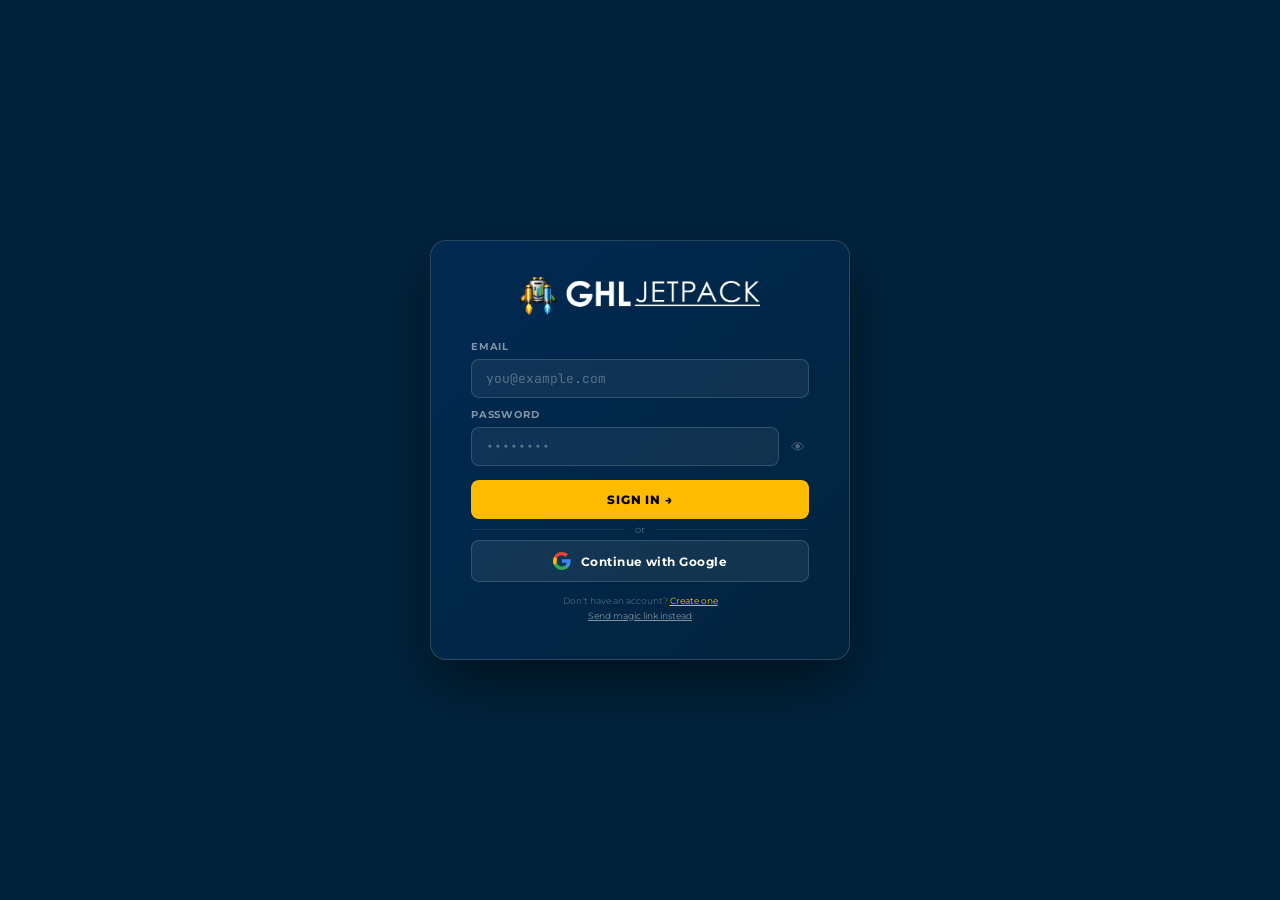
<file: index.html>
<!DOCTYPE html>
<html lang="en">
<head>
<meta charset="UTF-8">
<meta name="viewport" content="width=device-width, initial-scale=1.0">
<title>GHL Jetpack</title>
<link rel="preconnect" href="https://fonts.googleapis.com">
<link href="https://fonts.googleapis.com/css2?family=Montserrat:wght@300;400;500;600;700;800;900&family=JetBrains+Mono:wght@400;500&display=swap" rel="stylesheet">
<link rel="stylesheet" href="css/index.css">
</head>
<body>

<!-- ═══ AUTH GATE ═══ -->
<div id="license-gate">
  <div class="lg-box">
    

    <!-- Sign In Panel -->
    <div id="auth-panel-signin">
      <div style="text-align:center;margin-bottom:20px"><img src="assets/index-logo-horizontal-white.webp" style="max-width:240px;width:100%;height:auto;"></div>
      <div class="lg-field">
        <label>Email</label>
        <input class="lg-input" type="email" id="auth-email" placeholder="you@example.com" autocomplete="email">
      </div>
      <div class="lg-field" style="margin-top:10px">
        <label>Password</label>
        <div class="lg-input-wrap">
          <input class="lg-input" type="password" id="auth-password" placeholder="••••••••" autocomplete="current-password">
          <button class="lg-eye" onclick="toggleVis('auth-password')">👁</button>
        </div>
      </div>
      <div class="lg-error" id="lg-error"></div>
      <button class="lg-btn" id="lg-btn" onclick="handleSignIn()" style="margin-top:14px">Sign In →</button>
      <div class="lg-divider-or">or</div>
      <button class="lg-google-btn" onclick="handleGoogleSignIn()">
        <svg width="18" height="18" viewBox="0 0 18 18"><path fill="#4285F4" d="M17.64 9.2c0-.637-.057-1.251-.164-1.84H9v3.481h4.844c-.209 1.125-.843 2.078-1.796 2.717v2.258h2.908c1.702-1.567 2.684-3.874 2.684-6.615z"/><path fill="#34A853" d="M9 18c2.43 0 4.467-.806 5.956-2.18l-2.908-2.259c-.806.54-1.837.86-3.048.86-2.344 0-4.328-1.584-5.036-3.711H.957v2.332A8.997 8.997 0 0 0 9 18z"/><path fill="#FBBC05" d="M3.964 10.71A5.41 5.41 0 0 1 3.682 9c0-.593.102-1.17.282-1.71V4.958H.957A8.996 8.996 0 0 0 0 9c0 1.452.348 2.827.957 4.042l3.007-2.332z"/><path fill="#EA4335" d="M9 3.58c1.321 0 2.508.454 3.44 1.345l2.582-2.58C13.463.891 11.426 0 9 0A8.997 8.997 0 0 0 .957 4.958L3.964 6.29C4.672 4.163 6.656 3.58 9 3.58z"/></svg>
        Continue with Google
      </button>
      <div class="lg-footer" style="margin-top:12px">
        Don't have an account? <a href="#" onclick="showAuthPanel('signup')" style="color:var(--yellow)">Create one</a><br>
        <a href="#" onclick="handleMagicLink()" style="color:var(--w50);font-size:9px">Send magic link instead</a>
      </div>
    </div>

    <!-- Sign Up Panel -->
    <div id="auth-panel-signup" style="display:none">
      <div class="lg-heading" style="margin-bottom:14px">Create Account</div>
      <div class="lg-field">
        <label>Full Name</label>
        <input class="lg-input" type="text" id="auth-name" placeholder="Your name" autocomplete="name">
      </div>
      <div class="lg-field" style="margin-top:10px">
        <label>Email</label>
        <input class="lg-input" type="email" id="auth-email-up" placeholder="you@example.com" autocomplete="email">
      </div>
      <div class="lg-field" style="margin-top:10px">
        <label>Password</label>
        <div class="lg-input-wrap">
          <input class="lg-input" type="password" id="auth-password-up" placeholder="Min 8 characters" autocomplete="new-password">
          <button class="lg-eye" onclick="toggleVis('auth-password-up')">👁</button>
        </div>
      </div>
      <div class="lg-error" id="lg-error-up"></div>
      <button class="lg-btn" id="lg-btn-up" onclick="handleSignUp()" style="margin-top:14px">Create Account →</button>
      <div class="lg-divider-or">or</div>
      <button class="lg-google-btn" onclick="handleGoogleSignIn()">
        <svg width="18" height="18" viewBox="0 0 18 18"><path fill="#4285F4" d="M17.64 9.2c0-.637-.057-1.251-.164-1.84H9v3.481h4.844c-.209 1.125-.843 2.078-1.796 2.717v2.258h2.908c1.702-1.567 2.684-3.874 2.684-6.615z"/><path fill="#34A853" d="M9 18c2.43 0 4.467-.806 5.956-2.18l-2.908-2.259c-.806.54-1.837.86-3.048.86-2.344 0-4.328-1.584-5.036-3.711H.957v2.332A8.997 8.997 0 0 0 9 18z"/><path fill="#FBBC05" d="M3.964 10.71A5.41 5.41 0 0 1 3.682 9c0-.593.102-1.17.282-1.71V4.958H.957A8.996 8.996 0 0 0 0 9c0 1.452.348 2.827.957 4.042l3.007-2.332z"/><path fill="#EA4335" d="M9 3.58c1.321 0 2.508.454 3.44 1.345l2.582-2.58C13.463.891 11.426 0 9 0A8.997 8.997 0 0 0 .957 4.958L3.964 6.29C4.672 4.163 6.656 3.58 9 3.58z"/></svg>
        Continue with Google
      </button>
      <div class="lg-footer" style="margin-top:12px">
        Already have an account? <a href="#" onclick="showAuthPanel('signin')" style="color:var(--yellow)">Sign in</a>
      </div>
    </div>

    <!-- Magic Link Sent Panel -->
    <div id="auth-panel-magic" style="display:none;text-align:center;padding:10px 0">
      <div style="font-size:32px;margin-bottom:12px">📬</div>
      <div style="font-size:13px;font-weight:700;color:#fff;margin-bottom:8px">Check your email</div>
      <div style="font-size:11px;color:var(--w50);line-height:1.6">We sent a magic link to your email.<br>Click it to sign in instantly.</div>
      <div style="margin-top:16px"><a href="#" onclick="showAuthPanel('signin')" style="color:var(--yellow);font-size:10px">Back to sign in</a></div>
    </div>

    <!-- Verify Email Panel -->
    <div id="auth-panel-verify" style="display:none;text-align:center;padding:10px 0">
      <div style="font-size:32px;margin-bottom:12px">✉️</div>
      <div style="font-size:13px;font-weight:700;color:#fff;margin-bottom:8px">Verify your email</div>
      <div style="font-size:11px;color:var(--w50);line-height:1.6">We sent a confirmation link to your email.<br>Click it to activate your account, then sign in.</div>
      <div style="margin-top:16px"><a href="#" onclick="showAuthPanel('signin')" style="color:var(--yellow);font-size:10px">Back to sign in</a></div>
    </div>

  </div>
</div>


<!-- ═══ PRICING MODAL ═══ -->
<div id="pricing-modal">
  <div class="pm-box" style="position:relative">
    <button class="pm-close" onclick="closePricing()">✕</button>
    <div class="pm-header">
      <div class="pm-title">Upgrade GHL Jetpack</div>
      <div class="pm-sub">Unlock more tools and automation for your GHL business</div>
    </div>
    <div class="pm-billing-toggle">
      <span id="pm-lbl-mo" class="active">Monthly</span>
      <div class="pm-toggle-track" id="pm-toggle" onclick="toggleBilling()">
        <div class="pm-toggle-thumb"></div>
      </div>
      <span id="pm-lbl-yr">Annual</span>
      <span class="pm-save-badge">Save 20%</span>
    </div>
    <div class="pm-cards">
      <!-- BASIC -->
      <div class="pm-card">
        <div class="pm-card-name">Basic</div>
        <div class="pm-card-price">
          <span class="amount" id="pm-price-basic">$27</span>
          <span class="period" id="pm-period-basic">/mo</span>
        </div>
        <div class="pm-card-desc">Core business profile builder for GHL users just getting started.</div>
        <div class="pm-card-features">
          <div class="pm-card-feature"><span class="check">✓</span> Foundational Docs</div>
          <div class="pm-card-feature"><span class="check">✓</span> Core Setup Builder</div>
          <div class="pm-card-feature"><span class="cross">✗</span> Launchpads</div>
          <div class="pm-card-feature"><span class="cross">✗</span> Marketing Engine</div>
        </div>
        <button class="pm-card-btn secondary" id="pm-btn-basic" onclick="startCheckout('basic')">Get Basic</button>
      </div>
      <!-- PRO -->
      <div class="pm-card featured">
        <div class="pm-card-badge">MOST POPULAR</div>
        <div class="pm-card-name">Pro</div>
        <div class="pm-card-price">
          <span class="amount" id="pm-price-pro">$67</span>
          <span class="period" id="pm-period-pro">/mo</span>
        </div>
        <div class="pm-card-desc">Full launchpad suite to build and launch your offers fast.</div>
        <div class="pm-card-features">
          <div class="pm-card-feature"><span class="check">✓</span> Foundational Docs</div>
          <div class="pm-card-feature"><span class="check">✓</span> Core Setup Builder</div>
          <div class="pm-card-feature"><span class="check">✓</span> All 3 Launchpads</div>
          <div class="pm-card-feature"><span class="cross">✗</span> Marketing Engine</div>
        </div>
        <button class="pm-card-btn primary" id="pm-btn-pro" onclick="startCheckout('pro')">Get Pro</button>
      </div>
      <!-- AGENCY -->
      <div class="pm-card">
        <div class="pm-card-name">Agency</div>
        <div class="pm-card-price">
          <span class="amount" id="pm-price-agency">$147</span>
          <span class="period" id="pm-period-agency">/mo</span>
        </div>
        <div class="pm-card-desc">Everything + full marketing engine and white-label options.</div>
        <div class="pm-card-features">
          <div class="pm-card-feature"><span class="check">✓</span> Foundational Docs</div>
          <div class="pm-card-feature"><span class="check">✓</span> Core Setup Builder</div>
          <div class="pm-card-feature"><span class="check">✓</span> All 3 Launchpads</div>
          <div class="pm-card-feature"><span class="check">✓</span> Marketing Engine</div>
        </div>
        <button class="pm-card-btn secondary" id="pm-btn-agency" onclick="startCheckout('agency')">Get Agency</button>
      </div>
    </div>
    <div class="pm-footer">🔒 Secure checkout via Stripe · Cancel anytime · All prices in USD</div>
  </div>
</div>

<!-- ═══ CREDENTIALS MODAL ═══ -->
<div id="cred-modal" style="display:none">
  <div class="cred-modal-box">
<div class="cred-modal-header">
      <div style="text-align:center;margin-bottom:4px"><img src="/assets/index-logo-horizontal-white.webp" style="max-width:240px;width:100%;height:auto;"></div>
      <button id="cred-close-btn" onclick="closeCredModal()" style="display:none;margin-left:auto;background:none;border:none;color:var(--w50);font-size:18px;cursor:pointer;padding:4px 8px;line-height:1;border-radius:4px;transition:color 0.15s;" onmouseover="this.style.color='#fff'" onmouseout="this.style.color='var(--w50)'">✕</button>
    </div>
    <div class="cred-modal-body">

      <div>
        <div class="cred-section-label">① Claude AI</div>
        <div class="cred-field">
          <label>Anthropic API Key</label>
          <div class="cred-input-wrap">
            <input class="cred-input" type="password" id="inp-claude" placeholder="sk-ant-api03-…" autocomplete="off">
            <button class="eye-btn" onclick="toggleVis('inp-claude')">👁</button>
          </div>
          <div class="cred-hint">Stored in your browser only · <a href="https://console.anthropic.com" target="_blank">console.anthropic.com</a></div>
        </div>
      </div>

      <div class="cred-divider"></div>

      <div>
        <div class="cred-section-label">② GoHighLevel Sub-Account</div>
        <div style="display:flex;flex-direction:column;gap:10px">
          <div class="cred-field">
            <label>Private Integration Token</label>
            <div class="cred-input-wrap">
              <input class="cred-input" type="password" id="inp-ghl-token" placeholder="eyJhbGc…" autocomplete="off">
              <button class="eye-btn" onclick="toggleVis('inp-ghl-token')">👁</button>
            </div>
            <div class="cred-hint">GHL → Settings → Integrations → Private Integrations → Create</div>
          </div>
          <div class="cred-field">
            <label>Location ID</label>
            <div class="cred-input-wrap">
              <input class="cred-input" type="text" id="inp-ghl-location" placeholder="abc123xyz…" style="padding-right:12px">
            </div>
            <div class="cred-hint">GHL → Settings → Business Profile → scroll to Location ID</div>
          </div>
          <div class="cred-field">
            <label>Agency White-Label URL <span style="color:var(--w30);font-weight:400">(optional)</span></label>
            <div class="cred-input-wrap">
              <input class="cred-input" type="text" id="inp-ghl-url" placeholder="app.youragency.com" autocomplete="off" style="padding-right:12px">
            </div>
            <div class="cred-hint">Your white-labeled GHL domain · Leave blank to use app.gohighlevel.com</div>
          </div>
        </div>
      </div>

      <div class="cred-error" id="cred-error"></div>

      <button class="btn-verify" id="btn-verify" onclick="verifyCreds()">Verify & Enter Builder →</button>
      <div class="cred-footnote">Credentials never leave your browser · Stored locally only</div>
    </div>
  </div>
</div>

<!-- ═══ MAIN APP ═══ -->
<div id="app" style="display:none">

  <!-- Body -->
  <div id="body">

    <!-- Sidebar -->
       <div id="sidebar">

      <!-- LOGO -->
      <div class="sidebar-logo">
        <img src="assets/index-logo-horizontal-white.webp" style="max-width:140px;width:100%;height:auto;display:block;">
      </div>

      <!-- DASHBOARD -->
      <button class="phase-sub-item active" id="sib-dashboard" onclick="renderDashboard();document.querySelectorAll('.phase-sub-item').forEach(b=>b.classList.remove('active'));this.classList.add('active')">
        <div style="display:flex;align-items:center;gap:9px">
          <svg width="13" height="13" viewBox="0 0 24 24" fill="none" stroke="currentColor" stroke-width="2.5" style="flex-shrink:0"><rect x="3" y="3" width="7" height="7" rx="1"/><rect x="14" y="3" width="7" height="7" rx="1"/><rect x="14" y="14" width="7" height="7" rx="1"/><rect x="3" y="14" width="7" height="7" rx="1"/></svg>
          Dashboard
        </div>
      </button>

      <!-- SYNERGY -->
      <div class="phase-group" id="phase-synergy">
        <button class="phase-header" onclick="togglePhase('synergy')">
          <div class="phase-header-left">
            <svg width="13" height="13" viewBox="0 0 24 24" fill="none" stroke="currentColor" stroke-width="2.5"><polygon points="12 2 2 7 12 12 22 7 12 2"/><polyline points="2 17 12 22 22 17"/><polyline points="2 12 12 17 22 12"/></svg>
            Synergy
          </div>
          <span class="phase-arrow">▶</span>
        </button>
        <div class="phase-items" id="phase-items-synergy">
          <button class="phase-sub-item" id="sib-business" onclick="switchDoc('business')">
            <div style="display:flex;align-items:center;gap:9px"><svg width="13" height="13" viewBox="0 0 24 24" fill="none" stroke="currentColor" stroke-width="2"><path d="M3 9l9-7 9 7v11a2 2 0 01-2 2H5a2 2 0 01-2-2z"/></svg>Business Profile</div>
            <div class="item-status" id="dot-business"></div>
          </button>
          <button class="phase-sub-item" id="sib-brand" onclick="switchDoc('brand')">
            <div style="display:flex;align-items:center;gap:9px"><svg width="13" height="13" viewBox="0 0 24 24" fill="none" stroke="currentColor" stroke-width="2"><circle cx="12" cy="12" r="3"/><path d="M12 1v4M12 19v4M4.22 4.22l2.83 2.83M16.95 16.95l2.83 2.83M1 12h4M19 12h4"/></svg>Brand Guidelines</div>
            <div class="item-status" id="dot-brand"></div>
          </button>
          <button class="phase-sub-item" id="sib-audience" onclick="switchDoc('audience')">
            <div style="display:flex;align-items:center;gap:9px"><svg width="13" height="13" viewBox="0 0 24 24" fill="none" stroke="currentColor" stroke-width="2"><path d="M17 21v-2a4 4 0 0 0-4-4H5a4 4 0 0 0-4 4v2"/><circle cx="9" cy="7" r="4"/><path d="M23 21v-2a4 4 0 0 0-3-3.87"/><path d="M16 3.13a4 4 0 0 1 0 7.75"/></svg>Audience Profiles</div>
            <div class="item-status" id="dot-audience"></div>
          </button>
          <button class="phase-sub-item" id="sib-offers" onclick="switchDoc('offers')">
            <div style="display:flex;align-items:center;gap:9px"><svg width="13" height="13" viewBox="0 0 24 24" fill="none" stroke="currentColor" stroke-width="2"><polygon points="12 2 15.09 8.26 22 9.27 17 14.14 18.18 21.02 12 17.77 5.82 21.02 7 14.14 2 9.27 8.91 8.26 12 2"/></svg>Offers Portfolio</div>
            <div class="item-status" id="dot-offers"></div>
          </button>
        </div>
      </div>

      <!-- SYSTEMS -->
      <div class="phase-group" id="phase-systems">
        <button class="phase-header" onclick="togglePhase('systems')">
          <div class="phase-header-left">
            <svg width="13" height="13" viewBox="0 0 24 24" fill="none" stroke="currentColor" stroke-width="2.5"><circle cx="12" cy="12" r="3"/><path d="M19.07 4.93a10 10 0 0 1 0 14.14M4.93 4.93a10 10 0 0 0 0 14.14"/></svg>
            Systems
          </div>
          <span class="phase-arrow">▶</span>
        </button>
        <div class="phase-items" id="phase-items-systems">
          <button class="phase-sub-item" onclick="switchTopTab('core-setup')">
            <div style="display:flex;align-items:center;gap:9px"><svg width="13" height="13" viewBox="0 0 24 24" fill="none" stroke="currentColor" stroke-width="2"><path d="M12 2L2 7l10 5 10-5-10-5zM2 17l10 5 10-5M2 12l10 5 10-5"/></svg>GHL Core Setup</div>
            <div class="item-status" id="dot-checklist"></div>
          </button>
          <button class="phase-sub-item" onclick="switchTopTab('launchpads');switchLaunchpad('leadmagnet')">
            <div style="display:flex;align-items:center;gap:9px"><svg width="13" height="13" viewBox="0 0 24 24" fill="none" stroke="currentColor" stroke-width="2"><path d="M21 15v4a2 2 0 01-2 2H5a2 2 0 01-2-2v-4"/><polyline points="7 10 12 15 17 10"/><line x1="12" y1="15" x2="12" y2="3"/></svg>Lead Magnet</div>
            <div class="item-status" id="dot-lm"></div>
          </button>
          <button class="phase-sub-item" onclick="switchTopTab('launchpads');switchLaunchpad('network')">
            <div style="display:flex;align-items:center;gap:9px"><svg width="13" height="13" viewBox="0 0 24 24" fill="none" stroke="currentColor" stroke-width="2"><circle cx="18" cy="5" r="3"/><circle cx="6" cy="12" r="3"/><circle cx="18" cy="19" r="3"/><line x1="8.59" y1="13.51" x2="15.42" y2="17.49"/><line x1="15.41" y1="6.51" x2="8.59" y2="10.49"/></svg>Network Launchpad</div>
            <div class="item-status" id="dot-nw"></div>
          </button>
          <button class="phase-sub-item" onclick="switchTopTab('launchpads');switchLaunchpad('masterclass')">
            <div style="display:flex;align-items:center;gap:9px"><svg width="13" height="13" viewBox="0 0 24 24" fill="none" stroke="currentColor" stroke-width="2"><rect x="3" y="4" width="18" height="18" rx="2"/><line x1="16" y1="2" x2="16" y2="6"/><line x1="8" y1="2" x2="8" y2="6"/><line x1="3" y1="10" x2="21" y2="10"/></svg>Masterclass</div>
            <div class="item-status" id="dot-mc"></div>
          </button>
        </div>
      </div>

      <!-- SCALABILITY -->
      <div class="phase-group" id="phase-scalability">
        <button class="phase-header" onclick="togglePhase('scalability')">
          <div class="phase-header-left">
            <svg width="13" height="13" viewBox="0 0 24 24" fill="none" stroke="currentColor" stroke-width="2.5"><polyline points="22 7 13.5 15.5 8.5 10.5 2 17"/><polyline points="16 7 22 7 22 13"/></svg>
            Scalability
          </div>
          <span class="phase-arrow">▶</span>
        </button>
        <div class="phase-items" id="phase-items-scalability">
          <button class="phase-sub-item locked"><div style="display:flex;align-items:center;gap:9px"><svg width="13" height="13" viewBox="0 0 24 24" fill="none" stroke="currentColor" stroke-width="2"><polygon points="13 2 3 14 12 14 11 22 21 10 12 10 13 2"/></svg>Zone of Genius</div></button>
          <button class="phase-sub-item locked"><div style="display:flex;align-items:center;gap:9px"><svg width="13" height="13" viewBox="0 0 24 24" fill="none" stroke="currentColor" stroke-width="2"><path d="M17 21v-2a4 4 0 0 0-4-4H5a4 4 0 0 0-4 4v2"/><circle cx="9" cy="7" r="4"/><line x1="23" y1="11" x2="17" y2="11"/></svg>Delegation</div></button>
          <button class="phase-sub-item locked"><div style="display:flex;align-items:center;gap:9px"><svg width="13" height="13" viewBox="0 0 24 24" fill="none" stroke="currentColor" stroke-width="2"><line x1="12" y1="1" x2="12" y2="23"/><path d="M17 5H9.5a3.5 3.5 0 0 0 0 7h5a3.5 3.5 0 0 1 0 7H6"/></svg>MRR Engine</div></button>
          <button class="phase-sub-item locked"><div style="display:flex;align-items:center;gap:9px"><svg width="13" height="13" viewBox="0 0 24 24" fill="none" stroke="currentColor" stroke-width="2"><polyline points="22 12 18 12 15 21 9 3 6 12 2 12"/></svg>Content &amp; Delivery</div></button>
          <button class="phase-sub-item locked"><div style="display:flex;align-items:center;gap:9px"><svg width="13" height="13" viewBox="0 0 24 24" fill="none" stroke="currentColor" stroke-width="2"><polyline points="22 7 13.5 15.5 8.5 10.5 2 17"/><polyline points="16 7 22 7 22 13"/></svg>Scale Multipliers</div></button>
        </div>
      </div>

    </div><!-- end #sidebar -->

    <!-- Right Column: topnav + content -->
    <div id="right-col">

    <!-- Top Nav -->
    <div id="topnav">
      <div class="topnav-search">
        <svg class="topnav-search-icon" width="14" height="14" viewBox="0 0 24 24" fill="none" stroke="currentColor" stroke-width="2.5" stroke-linecap="round" stroke-linejoin="round"><circle cx="11" cy="11" r="8"/><line x1="21" y1="21" x2="16.65" y2="16.65"/></svg>
        <input class="topnav-search-input" type="text" placeholder="Search GHL Jetpack…" />
      </div>
      <div class="topnav-right">
        <button class="ghl-sync-pill" id="ghl-sync-pill" onclick="loadFromGHL()" title="Click to refresh GHL sync">
          <span class="ghl-sync-label-prefix">GHL Sync:</span>
          <span class="ghl-sync-icon" id="ghl-sync-icon">
            <svg width="14" height="14" viewBox="0 0 24 24" fill="none"><circle cx="12" cy="12" r="10" fill="#d1d5db"/><path d="M8 12l3 3 5-5" stroke="#fff" stroke-width="2" stroke-linecap="round" stroke-linejoin="round"/></svg>
          </span>
          <span class="ghl-sync-label" id="ghl-sync-label">Checking…</span>
        </button>
        <span id="load-ghl-status" class="load-ghl-status" style="display:none"></span>
        <!-- User menu -->
        <div class="user-menu-wrap" id="user-menu-wrap">
          <button class="user-menu-btn" id="user-menu-btn" onclick="toggleUserMenu()">
            <div class="user-avatar" id="user-avatar">?</div>
            <span class="user-name" id="user-name">Loading…</span>
            <svg class="user-chevron" width="10" height="10" viewBox="0 0 24 24" fill="none" stroke="currentColor" stroke-width="2.5"><polyline points="6 9 12 15 18 9"/></svg>
          </button>
          <div class="user-dropdown" id="user-dropdown">
            <button class="user-dd-item" onclick="closeUserMenu()">
              <svg width="13" height="13" viewBox="0 0 24 24" fill="none" stroke="currentColor" stroke-width="2"><circle cx="12" cy="8" r="4"/><path d="M4 20c0-4 3.6-7 8-7s8 3 8 7"/></svg>
              Profile
            </button>
            <button class="user-dd-item" onclick="openCredModal();closeUserMenu()">
              <svg width="13" height="13" viewBox="0 0 24 24" fill="none" stroke="currentColor" stroke-width="2"><circle cx="11" cy="11" r="3"/><path d="M11 2v2M11 20v2M2 11h2M20 11h2M4.93 4.93l1.41 1.41M16.66 16.66l1.41 1.41M4.93 17.07l1.41-1.41M16.66 7.34l1.41-1.41"/></svg>
              Settings
            </button>
            <div class="user-dd-divider"></div>
            <button class="user-dd-item user-dd-logout" onclick="doLogout();closeUserMenu()">
              <svg width="13" height="13" viewBox="0 0 24 24" fill="none" stroke="currentColor" stroke-width="2"><path d="M9 21H5a2 2 0 0 1-2-2V5a2 2 0 0 1 2-2h4"/><polyline points="16 17 21 12 16 7"/><line x1="21" y1="12" x2="9" y2="12"/></svg>
              Log Out
            </button>
          </div>
        </div>
      </div>
    </div>

    <!-- Content row: main + right panel side by side -->
    <div id="content-row">

    <!-- Main -->
    <div id="main">
      <div id="page-content"></div>
    </div>

    <!-- Right Progress Panel -->
    <div id="right-panel">
      <div id="right-panel-inner"></div>
    </div>

    </div><!-- end #content-row -->

    </div><!-- end #right-col -->

  </div><!-- end #body -->
</div><!-- end #app -->

<script>
/* ═══════════════════════════════════════
   FIELD DEFINITIONS
═══════════════════════════════════════ */
const DOCS = {

  business: {
    label: 'Business Profile',
    icon: '🏢',
    sub: 'Core identity, what you do, who you serve, and how your business operates.',
    sections: [
      {
        label: 'Core Identity',
        fields: [
          { key:'biz_name',        name:'Business Name',         ghl:'Authority - Business Name',        desc:'Your primary brand name', placeholder:'e.g. GHL University', rows:1 },
          { key:'biz_role',        name:'Your Role / Title',     ghl:'Authority - Founder Role',         desc:'How you position yourself', placeholder:'e.g. Authority Engineer & Systems Architect', rows:1 },
          { key:'biz_what',        name:'What You Do',           ghl:'Authority - What You Do',          desc:'One clear sentence on what the business does', placeholder:'e.g. We help coaches turn their messy GHL into a clean Authority Operating System', rows:2 },
          { key:'biz_who',         name:'Who You Serve',         ghl:'Authority - Who You Serve',        desc:'Your core target market', placeholder:'e.g. Already-monetized coaches and consultants doing $10k–$100k+/mo using GHL', rows:2 },
          { key:'biz_mantra',      name:'Brand Mantra',          ghl:'Authority - Brand Mantra',         desc:'Your core operating principle', placeholder:'e.g. Structure over chaos. Authority installed.', rows:1 },
        ]
      },
      {
        label: 'Positioning',
        fields: [
          { key:'biz_positioning', name:'Primary Positioning Line', ghl:'Authority - Positioning Line', desc:'Your main external-facing statement', placeholder:'e.g. Turn GHL into a simple system that actually runs your business', rows:2 },
          { key:'biz_clarifier',   name:'Clarifier',              ghl:'Authority - Clarifier',          desc:'A supporting sentence that expands on the positioning line', placeholder:'e.g. We install a clean Authority Operating System in Go High Level...', rows:2 },
          { key:'biz_category',    name:'Category Label',         ghl:'Authority - Category',           desc:'How you define the category you compete in', placeholder:'e.g. Authority Systems & GHL Implementation Partner for Coaches', rows:1 },
        ]
      },
      {
        label: 'Ideal Buyer',
        fields: [
          { key:'biz_buyer_stage', name:'Buyer Stage / Revenue',  ghl:'Authority - Buyer Stage',        desc:'Where your ideal buyer is in their journey', placeholder:'e.g. Already monetized at $10k–$100k+/month with a proven offer', rows:1 },
          { key:'biz_buyer_pain',  name:'Primary Pain Point',     ghl:'Authority - Primary Pain',       desc:'The #1 problem your ideal client is experiencing', placeholder:'e.g. Messy GHL, founder bottleneck, every launch feels like a rebuild', rows:2 },
          { key:'biz_buyer_want',  name:'Desired Outcome',        ghl:'Authority - Desired Outcome',    desc:'What they ultimately want to achieve', placeholder:'e.g. One clean system that runs their business without them being the bottleneck', rows:2 },
          { key:'biz_repels',      name:'Who You Repel',          ghl:'Authority - Who You Repel',      desc:'Who this is NOT for — be specific', placeholder:'e.g. Beginners without offers, hack hunters, anti-structure personalities', rows:2 },
        ]
      },
    ]
  },

  brand: {
    label: 'Brand Guidelines',
    icon: '🎨',
    sub: 'Voice, tone, visual identity, and communication standards.',
    sections: [
      {
        label: 'Voice & Tone',
        fields: [
          { key:'brand_voice',      name:'Voice Attributes',      ghl:'Authority - Brand Voice',         desc:'Core adjectives that define how you communicate', placeholder:'e.g. Direct, Calm, Structured, Insightful, No-hype', rows:1 },
          { key:'brand_tone',       name:'Tone Description',      ghl:'Authority - Brand Tone',          desc:'How the tone feels in practice', placeholder:'e.g. Operator-to-operator. Friendly but not chummy. Smart but not academic.', rows:2 },
          { key:'brand_avoid',      name:'What To Avoid',         ghl:'Authority - Brand Avoid',         desc:'Language, phrases, and styles to never use', placeholder:'e.g. Hype income claims, bro-marketing, hustle culture, emoji spam', rows:2 },
        ]
      },
      {
        label: 'Messaging',
        fields: [
          { key:'brand_tagline',    name:'Primary Tagline',        ghl:'Authority - Tagline',             desc:'Your most repeatable short phrase', placeholder:'e.g. Authority · Systems · Scale', rows:1 },
          { key:'brand_promise',    name:'Core Promise',           ghl:'Authority - Core Promise',        desc:'What you guarantee to deliver (not revenue)', placeholder:'e.g. A clean, documented Authority OS in GHL. Working systems guaranteed.', rows:2 },
          { key:'brand_pillars',    name:'Messaging Pillars',      ghl:'Authority - Messaging Pillars',   desc:'The 3–5 recurring themes across all content', placeholder:'e.g. Authority-first · Simple scalable GHL builds · Virtual events as growth engine', rows:2 },
          { key:'brand_enemy',      name:'The Enemy (The Old Way)', ghl:'Authority - Brand Enemy',        desc:'What you stand against — the chaos you replace', placeholder:'e.g. Duct-taped tools, random snapshots, personality-dependent businesses, heroic launches', rows:2 },
        ]
      },
      {
        label: 'Visual Identity',
        fields: [
          { key:'brand_colors',     name:'Brand Colors',           ghl:'Authority - Brand Colors',        desc:'Your official color palette with hex codes', placeholder:'e.g. Navy #01243D · Yellow #FFBB00 · Green #37CA37 · Blue #158AF6', rows:1 },
          { key:'brand_fonts',      name:'Fonts',                  ghl:'Authority - Brand Fonts',         desc:'Typography choices for headings and body', placeholder:'e.g. Montserrat (headings/UI) · Century Gothic (logo only)', rows:1 },
          { key:'brand_vibe',       name:'Design Vibe',            ghl:'Authority - Design Vibe',         desc:'How the visual aesthetic feels overall', placeholder:'e.g. Clean dashboard meets private equity deck. Dark navy, gold accents, generous whitespace.', rows:2 },
        ]
      },
    ]
  },

  audience: {
    label: 'Audience Profile',
    icon: '👥',
    sub: 'Detailed profiles of your four priority market segments.',
    sections: [
      {
        label: 'Priority Segment 1 — Core Client (Messy GHL)',
        fields: [
          { key:'aud1_situation',   name:'Current Situation',      ghl:'Authority - Seg1 Situation',      desc:'Where they are right now', placeholder:'e.g. Monetized coach with messy GHL, layered snapshots, founder bottleneck', rows:2 },
          { key:'aud1_triggers',    name:'Buying Triggers',        ghl:'Authority - Seg1 Triggers',       desc:'What makes them reach out and buy', placeholder:'e.g. Launch breaks, missed leads, VA touches something and it breaks, fear during events', rows:2 },
          { key:'aud1_pains',       name:'Core Pains (VOC)',       ghl:'Authority - Seg1 Pains',          desc:'Exact language your client uses to describe their pain', placeholder:'e.g. "I can\'t scale if my backend keeps breaking." "Nobody else understands the system."', rows:3 },
          { key:'aud1_outcomes',    name:'Desired Outcomes',       ghl:'Authority - Seg1 Outcomes',       desc:'What success looks like for them in 90 days', placeholder:'e.g. Clean pipelines, repeatable event engine, founder out of day-to-day tech', rows:2 },
        ]
      },
      {
        label: 'Priority Segment 2 — Migrating Expert',
        fields: [
          { key:'aud2_situation',   name:'Current Situation',      ghl:'Authority - Seg2 Situation',      desc:'Where they are right now', placeholder:'e.g. On Kajabi/ClickFunnels + Zapier, wants to consolidate into GHL', rows:2 },
          { key:'aud2_triggers',    name:'Buying Triggers',        ghl:'Authority - Seg2 Triggers',       desc:'What pushes them to make a move', placeholder:'e.g. Integrations break, rising costs, peer running clean GHL, pre-launch desire to fix foundation', rows:2 },
          { key:'aud2_objections',  name:'Key Objections',         ghl:'Authority - Seg2 Objections',     desc:'What holds them back from buying', placeholder:'e.g. Migration risk, losing data, "we can\'t pause launches", fear of downtime', rows:2 },
        ]
      },
      {
        label: 'Priority Segment 3 & 4 — Agency + DIY',
        fields: [
          { key:'aud3_agency',      name:'GHL Agency Profile',     ghl:'Authority - Seg3 Agency',         desc:'Who the GHL agency/implementer is and what they need', placeholder:'e.g. Builds for clients, inconsistent architecture, wants standardized launchpads and delivery', rows:2 },
          { key:'aud4_diy',         name:'DIY Operator Profile',   ghl:'Authority - Seg4 DIY',            desc:'Who the self-directed learner is and what they need', placeholder:'e.g. Earlier stage, learning via YouTube/Skool, wants structured path, may upgrade later', rows:2 },
        ]
      },
    ]
  },

  offers: {
    label: 'Offers Portfolio',
    icon: '💼',
    sub: 'Your complete offer ladder, pricing, and delivery model.',
    sections: [
      {
        label: 'Core Offers',
        fields: [
          { key:'offer_free',       name:'Free / DIY Offer',       ghl:'Authority - Offer Free',          desc:'Your free entry point and what it includes', placeholder:'e.g. GHL University (Free Skool) — level-gated classroom, community, occasional trainings', rows:2 },
          { key:'offer_premium',    name:'Premium / Low-Ticket',   ghl:'Authority - Offer Premium',       desc:'Your paid entry offer with price and inclusions', placeholder:'e.g. GHL University Premium — $97/mo · Bi-weekly live sessions, replays, templates', rows:2 },
          { key:'offer_standard',   name:'Standard Tier',          ghl:'Authority - Offer Standard',      desc:'Your core implementation offer', placeholder:'e.g. Authority Accelerator — $997/mo · Foundation build, Authority OS, Private WhatsApp + Basecamp', rows:2 },
          { key:'offer_premium2',   name:'Premium Tier',           ghl:'Authority - Offer Premium Tier',  desc:'Your mid-level implementation offer', placeholder:'e.g. Authority Presence — $2,497/mo · Audience + authority build layer on top of Standard', rows:2 },
          { key:'offer_vip',        name:'VIP / Partnership Tier', ghl:'Authority - Offer VIP',           desc:'Your highest-touch offer', placeholder:'e.g. Authority Mastery — $25k PIF or 6×$4,997 · 6-month partnership, weekly Zoom calls', rows:2 },
        ]
      },
      {
        label: 'Supporting Offers',
        fields: [
          { key:'offer_1on1',       name:'1:1 Session Offers',     ghl:'Authority - Offer 1on1',          desc:'Your standalone session offerings', placeholder:'e.g. Tech Support $347/45min · Deep Dive $697/90min · Bundle 4-pack $1,997', rows:2 },
          { key:'offer_platform',   name:'Platform / Tool',        ghl:'Authority - Offer Platform',      desc:'Your implementation platform', placeholder:'e.g. AI Profit Launchpad — white-label GHL, included with any paid tier', rows:1 },
        ]
      },
      {
        label: 'Delivery & Guarantee',
        fields: [
          { key:'offer_promise',    name:'Core Promise',           ghl:'Authority - Offer Promise',       desc:'What you guarantee to deliver', placeholder:'e.g. We install a clean Authority OS in GHL so your programs fill without tech chaos', rows:2 },
          { key:'offer_guarantee',  name:'Guarantee Language',     ghl:'Authority - Guarantee',           desc:'Your official guarantee statement (not revenue)', placeholder:'e.g. We guarantee implementation and working systems. We do not guarantee specific revenue or results.', rows:2 },
          { key:'offer_exclusions', name:'What\'s Out of Scope',   ghl:'Authority - Exclusions',          desc:'What you explicitly do not provide', placeholder:'e.g. Ads management, full DFY copywriting, social management, beginner offer creation', rows:2 },
        ]
      },
    ]
  },
};

/* ═══════════════════════════════════════
   STATE
═══════════════════════════════════════ */
let currentDoc  = 'business';
let currentTopTab = 'core-setup';
let currentCoreSetupSection = 'ghl-checklist'; // 'ghl-checklist' | 'docs' | 'core'
let currentCoreSection = 'dream-client';

/* ═══════════════════════════════════════
   STORAGE
═══════════════════════════════════════ */
const S = {
  get:  (k, d=null) => { try { const v=localStorage.getItem(k); return v?JSON.parse(v):d; } catch { return d; } },
  set:  (k, v)      => { try { localStorage.setItem(k, JSON.stringify(v)); } catch {} },
  raw:  (k, d='')   => { try { return localStorage.getItem(k)||d; } catch { return d; } },
  rset: (k, v)      => { try { localStorage.setItem(k, v); } catch {} },
};

function getField(key)      { return S.raw('aob_field_'+key); }
function setField(key, val) {
  const prev = S.raw('aob_field_'+key);
  S.rset('aob_field_'+key, val);
  if (val.trim() && val.trim() !== prev.trim()) _pushHistory(key, val.trim());
}

/* ═══════════════════════════════════════
   AUTH & GATING SYSTEM
   Powered by Supabase + Stripe
   Worker: authority-os-api.brendan-c89.workers.dev
═══════════════════════════════════════ */

const _SUPABASE_URL  = 'https://tbjbviakpjcpacfaxigw.supabase.co';
const _SUPABASE_ANON = 'eyJhbGciOiJIUzI1NiIsInR5cCI6IkpXVCJ9.eyJpc3MiOiJzdXBhYmFzZSIsInJlZiI6InRiamJ2aWFrcGpjcGFjZmF4aWd3Iiwicm9sZSI6ImFub24iLCJpYXQiOjE3NzMyNDI0MzEsImV4cCI6MjA4ODgxODQzMX0.0Rub6XGG7lN-MGc7NdpuVh4OKgC43LFC7_yymZqc37k';
const _API_BASE      = 'https://authority-os-api.brendan-c89.workers.dev/api';
const _SESSION_KEY   = 'aob_session';

// Tier permissions — matches Supabase tier_enum
const _TIERS = {
  basic:  { docs:true, core:true, launchpads:false, marketing:false },
  pro:    { docs:true, core:true, launchpads:true,  marketing:false },
  agency: { docs:true, core:true, launchpads:true,  marketing:true  },
  owner:  { docs:true, core:true, launchpads:true,  marketing:true  },
};

let _SESSION  = null;  // { access_token, refresh_token, expires_at }
let _PROFILE  = null;  // Supabase profile row
let _TIER     = 'basic';

// ── Token storage ─────────────────────────────────────
function _saveSession(s) {
  _SESSION = s;
  if (s) localStorage.setItem(_SESSION_KEY, JSON.stringify(s));
  else   localStorage.removeItem(_SESSION_KEY);
}
function _loadSession() {
  try { const r = localStorage.getItem(_SESSION_KEY); return r ? JSON.parse(r) : null; } catch { return null; }
}
function _isExpired() {
  if (!_SESSION?.expires_at) return true;
  return Date.now() > _SESSION.expires_at - 60000;
}

// ── Supabase auth calls ───────────────────────────────
async function _sbAuth(path, body) {
  const r = await fetch(`${_SUPABASE_URL}/auth/v1/${path}`, {
    method: 'POST',
    headers: { 'Content-Type':'application/json', 'apikey': _SUPABASE_ANON },
    body: JSON.stringify(body),
  });
  return r.json();
}

async function _refreshToken() {
  const stored = _loadSession();
  if (!stored?.refresh_token) return false;
  const res = await _sbAuth('token?grant_type=refresh_token', { refresh_token: stored.refresh_token });
  if (res.access_token) {
    _saveSession({ access_token: res.access_token, refresh_token: res.refresh_token, expires_at: Date.now() + (res.expires_in * 1000) });
    return true;
  }
  return false;
}

async function _ensureToken() {
  if (_isExpired()) {
    const ok = await _refreshToken();
    if (!ok) { _saveSession(null); return false; }
  }
  return true;
}

async function _apiGet(path) {
  const r = await fetch(`${_API_BASE}${path}`, {
    headers: { 'Authorization': _SESSION?.access_token ? `Bearer ${_SESSION.access_token}` : '', 'Content-Type':'application/json' }
  });
  return r.json();
}

// ── Load profile + tier ───────────────────────────────
async function _loadProfile() {
  const valid = await _ensureToken();
  if (!valid) return;
  const res = await _apiGet('/me');
  if (!res.ok) return;
  _PROFILE = res.profile;
  _TIER    = (res.tier || 'basic').toLowerCase();
}

// ── Handle OAuth/magic-link redirect ─────────────────
function _handleRedirect() {
  const hash = window.location.hash;
  if (!hash) return false;
  const p = new URLSearchParams(hash.slice(1));
  const at = p.get('access_token');
  const rt = p.get('refresh_token');
  const ei = parseInt(p.get('expires_in') || '3600');
  if (at) {
    _saveSession({ access_token: at, refresh_token: rt, expires_at: Date.now() + ei * 1000 });
    history.replaceState(null, '', window.location.pathname + window.location.search);
    return true;
  }
  return false;
}

// ── Auth panel UI helpers ─────────────────────────────
function showAuthPanel(panel) {
  ['signin','signup','magic','verify'].forEach(p => {
    const el = document.getElementById('auth-panel-' + p);
    if (el) el.style.display = p === panel ? 'block' : 'none';
  });
  // Clear errors
  ['lg-error','lg-error-up'].forEach(id => {
    const el = document.getElementById(id);
    if (el) { el.textContent = ''; el.style.display = 'none'; }
  });
}

function _authErr(id, msg) {
  const el = document.getElementById(id);
  if (!el) return;
  el.textContent = '✗ ' + msg;
  el.style.display = 'block';
}

function _setBtn(id, disabled, text) {
  const btn = document.getElementById(id);
  if (!btn) return;
  btn.disabled = disabled;
  btn.textContent = text;
}

// ── Sign In ───────────────────────────────────────────
async function handleSignIn() {
  const email    = document.getElementById('auth-email').value.trim();
  const password = document.getElementById('auth-password').value;
  if (!email || !password) { _authErr('lg-error', 'Please enter your email and password.'); return; }

  _setBtn('lg-btn', true, 'Signing in…');
  const res = await _sbAuth('token?grant_type=password', { email, password });

  if (res.access_token) {
    _saveSession({ access_token: res.access_token, refresh_token: res.refresh_token, expires_at: Date.now() + (res.expires_in * 1000) });
    await _loadProfile();
    _onAuthSuccess();
  } else {
    _authErr('lg-error', res.error_description || 'Invalid email or password.');
    _setBtn('lg-btn', false, 'Sign In →');
  }
}

// ── Sign Up ───────────────────────────────────────────
async function handleSignUp() {
  const name     = document.getElementById('auth-name').value.trim();
  const email    = document.getElementById('auth-email-up').value.trim();
  const password = document.getElementById('auth-password-up').value;

  if (!email || !password) { _authErr('lg-error-up', 'Please fill in all fields.'); return; }
  if (password.length < 8) { _authErr('lg-error-up', 'Password must be at least 8 characters.'); return; }

  _setBtn('lg-btn-up', true, 'Creating account…');
  const res = await _sbAuth('signup', { email, password, data: { full_name: name } });

  if (res.access_token) {
    // Auto-confirmed (email confirmation disabled)
    _saveSession({ access_token: res.access_token, refresh_token: res.refresh_token, expires_at: Date.now() + (res.expires_in * 1000) });
    await _loadProfile();
    _onAuthSuccess();
  } else if (res.id || (res.identities && res.identities.length === 0)) {
    // Email confirmation required
    showAuthPanel('verify');
  } else {
    _authErr('lg-error-up', res.error_description || res.msg || 'Signup failed. Please try again.');
    _setBtn('lg-btn-up', false, 'Create Account →');
  }
}

// ── Google OAuth ─────────────────────────────────────
async function handleGoogleSignIn() {
  const redirectTo = window.location.origin + window.location.pathname;
  const r = await fetch(`${_SUPABASE_URL}/auth/v1/authorize?provider=google&redirect_to=${encodeURIComponent(redirectTo)}`, {
    method: 'GET',
    headers: { 'apikey': _SUPABASE_ANON },
    redirect: 'manual'
  });
  // Supabase returns a redirect — extract URL from response or just redirect directly
  const url = `${_SUPABASE_URL}/auth/v1/authorize?provider=google&redirect_to=${encodeURIComponent(redirectTo)}`;
  window.location.href = url;
}

// ── Magic Link ────────────────────────────────────────
async function handleMagicLink() {
  const email = document.getElementById('auth-email').value.trim();
  if (!email) { _authErr('lg-error', 'Please enter your email first.'); return; }
  await _sbAuth('magiclink', { email });
  showAuthPanel('magic');
}

// ── On successful auth ────────────────────────────────
function _onAuthSuccess() {
  document.getElementById('license-gate').style.display = 'none';
  document.getElementById('cred-modal').style.display   = 'flex';
  _applyTierUI();
  updateUserMenu();
}

function updateUserMenu() {
  const name     = _PROFILE?.full_name || (_SESSION?.email ? _SESSION.email.split('@')[0] : 'User');
  const photo    = _PROFILE?.avatar_url || null;
  const nameEl   = document.getElementById('user-name');
  const avatarEl = document.getElementById('user-avatar');
  if (nameEl) nameEl.textContent = name;
  if (avatarEl) {
    if (photo) {
      avatarEl.innerHTML = `<img src="${photo}" style="width:100%;height:100%;object-fit:cover;border-radius:50%;">`;
      avatarEl.style.background = 'transparent';
    } else {
      const parts    = name.trim().split(' ');
      const initials = parts.length >= 2 ? parts[0][0] + parts[parts.length-1][0] : name.slice(0,2);
      avatarEl.textContent = initials.toUpperCase();
    }
  }
}

function toggleUserMenu() {
  const dropdown = document.getElementById('user-dropdown');
  const btn      = document.getElementById('user-menu-btn');
  if (!dropdown || !btn) return;
  const isOpen = dropdown.classList.contains('open');
  if (isOpen) {
    dropdown.classList.remove('open');
  } else {
    const rect = btn.getBoundingClientRect();
    dropdown.style.top  = (rect.bottom + 6) + 'px';
    dropdown.style.right = (window.innerWidth - rect.right) + 'px';
    dropdown.classList.add('open');
  }
}

function closeUserMenu() {
  document.getElementById('user-dropdown')?.classList.remove('open');
}

function _setGhlSyncPill(state) {
  const pill  = document.getElementById('ghl-sync-pill');
  const icon  = document.getElementById('ghl-sync-icon');
  const label = document.getElementById('ghl-sync-label');
  if (!pill) return;
  if (state === 'live') {
    icon.innerHTML = `<svg width="16" height="16" viewBox="0 0 24 24" fill="none"><circle cx="12" cy="12" r="10" fill="#22c55e"/><path d="M8 12l3 3 5-5" stroke="#fff" stroke-width="2.5" stroke-linecap="round" stroke-linejoin="round"/></svg>`;
    label.textContent = 'Live';
    label.style.color = 'rgba(1,36,61,0.75)';
  } else if (state === 'error') {
    icon.innerHTML = `<svg width="16" height="16" viewBox="0 0 24 24" fill="none"><circle cx="12" cy="12" r="10" fill="#ef4444"/><path d="M15 9l-6 6M9 9l6 6" stroke="#fff" stroke-width="2.5" stroke-linecap="round"/></svg>`;
    label.textContent = 'Offline';
    label.style.color = '#ef4444';
  } else {
    icon.innerHTML = `<svg width="16" height="16" viewBox="0 0 24 24" fill="none"><circle cx="12" cy="12" r="10" fill="#f59e0b"/><path d="M12 7v5l3 3" stroke="#fff" stroke-width="2.5" stroke-linecap="round"/></svg>`;
    label.textContent = 'Syncing…';
    label.style.color = 'rgba(1,36,61,0.75)';
  }
}

document.addEventListener('click', e => {
  const wrap = document.getElementById('user-menu-wrap');
  if (wrap && !wrap.contains(e.target)) closeUserMenu();
});

// ── Tab access control ────────────────────────────────
const _TAB_GATES = {}; // stores lock messages per tab id

function _setTabAccess(tabId, allowed, upgradeMsg, subMsg) {
  const btn = document.getElementById(tabId);
  if (!btn) return;
  _TAB_GATES[tabId] = { allowed, upgradeMsg, subMsg };
  if (allowed) {
    btn.classList.remove('locked');
    btn.innerHTML = btn.innerHTML.replace(/<span class="lock-icon">.*?<\/span>\s*/g, '');
  } else {
    btn.classList.add('locked');
    if (!btn.querySelector('.lock-icon')) {
      btn.innerHTML = '<span class="lock-icon">🔒</span> ' + btn.textContent.trim();
    }
  }
}

// ── Tier UI (replaces old _applyTierUI) ───────────────
function _applyTierUI() {
  const tier  = _TIER || 'basic';
  const perms = _TIERS[tier] || _TIERS.basic;

  _setTabAccess('tab-launchpads', perms.launchpads, 'Upgrade to PRO to access Launchpads', 'Launchpads auto-populate from your Core Setup answers');
  _setTabAccess('tab-marketing',  perms.marketing,  'Upgrade to AGENCY to access Marketing', 'Full social campaigns & content engine');

  const badge = document.getElementById('tier-badge');
  if (badge) {
    badge.className = `tier-badge tier-${tier}`;
    badge.textContent = tier.toUpperCase();
    badge.style.display = 'inline-flex';
  }
  // Show upgrade or manage plan button
  const upgradeBtn = document.getElementById('upgrade-btn');
  const billingBtn = document.getElementById('billing-btn');
  if (upgradeBtn) upgradeBtn.style.display = (tier === 'agency' || tier === 'owner') ? 'none' : 'inline-block';
  if (billingBtn) billingBtn.style.display = (tier === 'basic' && !_PROFILE?.stripe_customer_id) ? 'none' : 'inline-block';
}

// ── Allowed domains ───────────────────────────────────
const _ALLOWED = ['dev.connectandbook.com','app.ghluniversity.com','dev.ghluniversity.com','jetpack.ghluniversity.com','localhost','127.0.0.1'];
function _domainOk() {
  const h = window.location.hostname;
  return _ALLOWED.some(d => h === d || h.endsWith('.'+d));
}

// Boot sequence — auth check
window.addEventListener('DOMContentLoaded', async () => {
  // Domain check
  if (!_domainOk()) {
    document.getElementById('license-gate').innerHTML = '<div style="text-align:center;padding:60px 40px;max-width:400px"><div style="font-size:48px;margin-bottom:20px">🔒</div><div style="font-size:16px;font-weight:800;color:#fff;margin-bottom:10px">Unauthorized Domain</div><div style="font-size:12px;color:rgba(255,255,255,0.5);line-height:1.6">This tool is only authorized to run at<br><strong style="color:var(--yellow)">app.ghluniversity.com</strong><br><br>If you believe this is an error, contact support.</div></div>';
    document.getElementById('license-gate').style.display = 'flex';
    return;
  }

  // Handle magic link / OAuth redirect
  const wasRedirect = _handleRedirect();

  // Restore session
  _SESSION = _loadSession();

  if (_SESSION) {
    const valid = await _ensureToken();
    if (valid) {
      await _loadProfile();
      _onAuthSuccess();
      return;
    }
  }

  // No valid session — show auth gate
  document.getElementById('license-gate').style.display = 'flex';

  // Check post-checkout redirect
  _checkCheckoutReturn();

  // Auto-refresh token every 10 min
  setInterval(async () => { if (_SESSION) await _ensureToken(); }, 10 * 60 * 1000);
});



/* ═══════════════════════════════════════
   GHL CHECKLIST DATA
═══════════════════════════════════════ */
const GHL_CHECKLIST = [
  { id:'ghl-1',  num:1,  label:'GHL Overview',              sub:'Getting started right',
    video:'https://www.youtube.com/embed/ziyXGvSyDlQ',
    link:null, linkLabel:'Open GHL Dashboard',
    desc:'Watch this overview to understand the platform before diving in. This sets the foundation for everything else.' },
  { id:'ghl-2',  num:2,  label:'Add Team Members',          sub:'Quickly add your staff',
    video:'https://www.youtube.com/embed/6pqWVjMWJk8',
    link:'settings/team', linkLabel:'Go to Team Settings',
    desc:'Add your VA, assistant, or other team members so they have the right access from day one.' },
  { id:'ghl-3',  num:3,  label:'Setup Business Profile',    sub:'Update your business details',
    video:'https://www.youtube.com/embed/KknohLKikrc',
    link:'settings/business-profile', linkLabel:'Go to Business Profile',
    desc:'Fill in your business name, address, phone, and logo. This info populates throughout your funnels and emails.' },
  { id:'ghl-4',  num:4,  label:'Setup Personal Profile',    sub:'Update your personal details',
    video:'https://www.youtube.com/embed/zQ-rgh-pogg',
    link:'settings/profile', linkLabel:'Go to Personal Profile',
    desc:'Set your name, profile photo, and notification preferences.' },
  { id:'ghl-5',  num:5,  label:'Setup Calendar',            sub:'Connect your calendar',
    video:'https://www.youtube.com/embed/eOyEIqvOdeE',
    link:'settings/calendars', linkLabel:'Go to Calendar Settings',
    desc:'Connect Google or Outlook and configure your availability so booking links work correctly.' },
  { id:'ghl-6',  num:6,  label:'Setup Email',               sub:'Configure your sending address',
    video:'https://www.youtube.com/embed/NV5JzrQAWSE',
    link:'settings/email', linkLabel:'Go to Email Settings',
    desc:'Connect your sending domain and verify your email address so campaigns land in the inbox.' },
  { id:'ghl-7',  num:7,  label:'Setup Phone Number',        sub:'Get your GHL number',
    video:'https://www.youtube.com/embed/9QQ1cVQoBaU',
    link:'settings/phone-numbers', linkLabel:'Go to Phone Settings',
    desc:'Purchase and configure a phone number for SMS and call automations.' },
  { id:'ghl-8',  num:8,  label:'Setup Payment Integration', sub:'Connect Stripe or another processor',
    video:'https://www.youtube.com/embed/b_7Co26_29g',
    link:'settings/integrations', linkLabel:'Go to Integrations',
    desc:'Connect Stripe so you can collect payments through order forms, courses, and memberships.' },
  { id:'ghl-9',  num:9,  label:'Website Domain',            sub:'Connect your custom domain',
    video:'https://www.youtube.com/embed/sJEsVkyoS3A',
    link:'settings/domains', linkLabel:'Go to Domain Settings',
    desc:'Connect your custom domain so funnels and websites display your brand URL.' },
  { id:'ghl-10', num:10, label:'Upload Contacts',           sub:'Import your existing list',
    video:'https://www.youtube.com/embed/K6IJw0vEETM',
    link:'contacts/import', linkLabel:'Go to Contact Import',
    desc:'Upload your existing email list or CRM contacts so they are ready to use in automations.' },
  { id:'ghl-11', num:11, label:'Install Mobile App',        sub:'GHL on your phone',
    video:'https://www.youtube.com/embed/nsv6PlYxXDg',
    link:null, linkLabel:'Download the App',
    desc:'Download the LeadConnector app for iOS or Android to manage conversations on the go.' },
  { id:'ghl-12', num:12, label:'Missed Call Settings',      sub:'Set up missed call text-back',
    video:'https://www.youtube.com/embed/yEKgSrwiWqM',
    link:'settings/missed-call', linkLabel:'Go to Missed Call Settings',
    desc:'Configure automatic text-back when you miss a call — one of GHL\'s most powerful built-in automations.' },
  { id:'ghl-13', num:13, label:'View Conversations',        sub:'Your unified inbox',
    video:'https://www.youtube.com/embed/qujDN-oL5Gg',
    link:'conversations', linkLabel:'Go to Conversations',
    desc:'Understand the conversations view where all SMS, email, and DM activity lives in one place.' },
  { id:'ghl-14', num:14, label:'Custom Fields',             sub:'Set up your custom values',
    video:'https://www.youtube.com/embed/3lXjU-dO_Dc',
    link:'settings/custom-fields', linkLabel:'Go to Custom Fields',
    desc:'Learn how custom fields and custom values work — this is what GHL Jetpack writes to.' },
  { id:'ghl-15', num:15, label:'Setup Billing',             sub:'Add your card on file',
    video: null,
    link:'settings/billing', linkLabel:'Go to Billing',
    desc:'Add your card on file to ensure SMS and emails send as expected. Without this, your messages may be paused.' },
  { id:'ghl-16', num:16, label:'Next Steps',                sub:'What comes after setup',
    video:'https://www.youtube.com/embed/VSLdc5-ZYKc',
    link:null, linkLabel:'Go to Dashboard',
    desc:'You\'ve completed the foundation. Watch this to understand your next steps in building your Authority OS.' },
];

let _ghlChecked = {};
let _activeChecklistItem = null;

function loadChecklistState() { _ghlChecked = S.get('aob_ghl_checklist', {}); }
function toggleChecklist(id) {
  _ghlChecked[id] = !_ghlChecked[id];
  S.set('aob_ghl_checklist', _ghlChecked);
  renderCoreSetup();
}
function openChecklistItem(id) {
  _activeChecklistItem = (_activeChecklistItem === id) ? null : id;
  renderCoreSetup();
}

/* ═══════════════════════════════════════
   CORE SETUP RENDERING
═══════════════════════════════════════ */
function renderRightPanel() {
  const el = document.getElementById('right-panel-inner');
  if (!el) return;

  const synPct = calcDocProgress();

  const nextSteps = [
    { label:'Complete Business Profile',  done: !!getField('biz_name').trim(),     color:'#FFBB00' },
    { label:'Set Brand Guidelines',       done: !!getField('brand_voice').trim(),   color:'#7c3aed' },
    { label:'Define Audience Profile',    done: !!getField('aud_who').trim(),       color:'#7c3aed' },
    { label:'Build Offers Portfolio',     done: !!getField('offer_primary').trim(), color:'#FFBB00' },
    { label:'Update Messaging',           done: !!getField('brand_tagline').trim(), color:'#37CA37' },
  ];
  const firstIncomplete = nextSteps.findIndex(s => !s.done);

  el.innerHTML = `

    <!-- Progress Card -->
    <div style="
      background:#fff;border-radius:18px;padding:20px 18px;
      box-shadow:0 4px 24px rgba(1,36,61,0.09),0 1px 4px rgba(1,36,61,0.06);
    ">
      <!-- Phase dots -->
      <div style="font-size:11px;font-weight:800;color:rgba(1,36,61,0.35);letter-spacing:0.18em;text-transform:uppercase;margin-bottom:14px">Progress</div>
      <div style="display:flex;align-items:flex-start;justify-content:space-between;position:relative;margin-bottom:20px">
        <div style="position:absolute;top:14px;left:32px;right:32px;height:1px;background:rgba(1,36,61,0.12)"></div>
        ${[['S','Synergy','#FFBB00','#000',true],['S','Systems','transparent','rgba(1,36,61,0.3)',false],['S','Scalability','transparent','rgba(1,36,61,0.3)',false]].map(([l,n,bg,tc,ac])=>`
          <div style="display:flex;flex-direction:column;align-items:center;gap:5px;z-index:1">
            <div style="width:30px;height:30px;border-radius:50%;background:${bg};border:2px solid ${ac?'#FFBB00':'rgba(1,36,61,0.2)'};display:flex;align-items:center;justify-content:center;font-size:10px;font-weight:800;color:${tc};box-shadow:${ac?'0 0 14px rgba(255,187,0,0.4)':'none'}">${l}</div>
            <div style="font-size:10px;font-weight:700;color:${ac?'#FFBB00':'rgba(1,36,61,0.4)'}">${n}</div>
          </div>`).join('')}
      </div>

      <!-- Progress bars -->
      <div style="margin-bottom:10px">
        <div style="display:flex;justify-content:space-between;margin-bottom:5px">
          <span style="font-size:14px;font-weight:700;color:#01243D">Synergy</span>
          <span style="font-size:13px;color:rgba(1,36,61,0.4);font-weight:600">${synPct}%</span>
        </div>
        <div style="height:7px;background:#f0f0f0;border-radius:8px;overflow:hidden">
          <div style="height:100%;width:${synPct}%;background:linear-gradient(90deg,#FFBB00,#e6a800);border-radius:8px;transition:width 0.4s"></div>
        </div>
      </div>
      <div style="margin-bottom:10px">
        <div style="display:flex;justify-content:space-between;margin-bottom:5px">
          <span style="font-size:14px;font-weight:700;color:#01243D">Systems</span>
          <span style="font-size:13px;color:rgba(1,36,61,0.4);font-weight:600">0%</span>
        </div>
        <div style="height:7px;background:#f0f0f0;border-radius:8px;overflow:hidden">
          <div style="height:100%;width:0%;background:linear-gradient(90deg,#158AF6,#0d6ecc);border-radius:8px"></div>
        </div>
      </div>
      <div style="margin-bottom:4px">
        <div style="display:flex;justify-content:space-between;margin-bottom:5px">
          <span style="font-size:14px;font-weight:700;color:#01243D">Scalability</span>
          <span style="font-size:13px;color:rgba(1,36,61,0.4);font-weight:600">0%</span>
        </div>
        <div style="height:7px;background:#f0f0f0;border-radius:8px;overflow:hidden">
          <div style="height:100%;width:0%;background:linear-gradient(90deg,#37CA37,#28a028);border-radius:8px"></div>
        </div>
      </div>

      <!-- Divider -->
      <div style="height:1px;background:rgba(1,36,61,0.07);margin:16px 0"></div>

      <!-- Next Steps -->
      <div style="font-size:16px;font-weight:800;color:#01243D;margin-bottom:12px">Next Steps</div>
      ${nextSteps.map((s,i) => `
        <div style="display:flex;align-items:center;gap:11px;padding:7px 0;border-bottom:1px solid rgba(1,36,61,0.06)">
          <div style="
            width:22px;height:22px;border-radius:50%;flex-shrink:0;
            display:flex;align-items:center;justify-content:center;
            background:${s.done ? s.color : 'transparent'};
            border:2px solid ${s.done ? s.color : (i===firstIncomplete ? '#FFBB00' : 'rgba(1,36,61,0.2)')};
            box-shadow:${s.done ? `0 2px 8px ${s.color}55` : (i===firstIncomplete ? '0 0 8px rgba(255,187,0,0.3)' : 'none')};
          ">
            ${s.done
              ? `<svg width="10" height="10" viewBox="0 0 24 24" fill="none" stroke="#fff" stroke-width="3"><polyline points="20 6 9 17 4 12"/></svg>`
              : (i===firstIncomplete ? `<div style="width:8px;height:8px;border-radius:50%;background:#FFBB00"></div>` : '')}
          </div>
          <span style="font-size:13px;font-weight:600;color:${s.done ? 'rgba(1,36,61,0.35)' : '#01243D'};${s.done ? 'text-decoration:line-through' : ''}">${s.label}</span>
        </div>`).join('')}
    </div>

    <!-- Ask Jetpack AI — pinned bottom -->
    <div style="
      background:#fff;border-radius:14px;padding:12px 14px;
      box-shadow:0 4px 20px rgba(1,36,61,0.08);
      display:flex;align-items:center;gap:10px;margin-top:auto;
    ">
      <svg width="15" height="15" viewBox="0 0 24 24" fill="none" stroke="rgba(1,36,61,0.3)" stroke-width="2" style="flex-shrink:0"><path d="M12 1a3 3 0 0 0-3 3v8a3 3 0 0 0 6 0V4a3 3 0 0 0-3-3z"/><path d="M19 10v2a7 7 0 0 1-14 0v-2"/><line x1="12" y1="19" x2="12" y2="23"/><line x1="8" y1="23" x2="16" y2="23"/></svg>
      <input type="text" placeholder="Ask Jetpack AI…" style="
        flex:1;border:none;outline:none;font-family:var(--font);
        font-size:13px;color:#01243D;background:transparent;
      "/>
      <button style="
        width:30px;height:30px;border-radius:9px;
        background:linear-gradient(135deg,#FFBB00,#e6a800);
        border:none;cursor:pointer;display:flex;align-items:center;justify-content:center;
        box-shadow:0 2px 10px rgba(255,187,0,0.35);flex-shrink:0;
      ">
        <svg width="11" height="11" viewBox="0 0 24 24" fill="none" stroke="#000" stroke-width="2.5" stroke-linecap="round"><line x1="22" y1="2" x2="11" y2="13"/><polygon points="22 2 15 22 11 13 2 9 22 2"/></svg>
      </button>
    </div>

  `;
}

function togglePhase(phase) {
  const phases = ['synergy','systems','scalability'];
  phases.forEach(p => {
    const header = document.querySelector(`#phase-${p} .phase-header`);
    const items  = document.getElementById(`phase-items-${p}`);
    if (!header || !items) return;
    if (p === phase) {
      const isOpen = items.classList.contains('open');
      header.classList.toggle('open', !isOpen);
      items.classList.toggle('open', !isOpen);
    } else {
      header.classList.remove('open');
      items.classList.remove('open');
    }
  });
}

function buildCoreSetupSidebar() {
  const done  = GHL_CHECKLIST.filter(s => _ghlChecked[s.id]).length;
  const total = GHL_CHECKLIST.length;
  return `
    <div class="sidebar-section-label">GHL Setup Checklist</div>
    <button class="sidebar-item${currentCoreSetupSection==='ghl-checklist'?' active':''}" onclick="switchCoreSetupSection('ghl-checklist')">
      📋 GHL Checklist <div class="cs-progress-pill">${done}/${total}</div>
    </button>
    <div class="sidebar-section-label" style="margin-top:12px">Foundational Docs</div>
    <button class="sidebar-item${currentDoc==='business'&&currentCoreSetupSection==='docs'?' active':''}" onclick="switchCoreSetupSection('docs','business')">Business Profile <div class="item-status" id="dot-business"></div></button>
    <button class="sidebar-item${currentDoc==='brand'&&currentCoreSetupSection==='docs'?' active':''}" onclick="switchCoreSetupSection('docs','brand')">Brand Guidelines <div class="item-status" id="dot-brand"></div></button>
    <button class="sidebar-item${currentDoc==='audience'&&currentCoreSetupSection==='docs'?' active':''}" onclick="switchCoreSetupSection('docs','audience')">Audience Profile <div class="item-status" id="dot-audience"></div></button>
    <button class="sidebar-item${currentDoc==='offers'&&currentCoreSetupSection==='docs'?' active':''}" onclick="switchCoreSetupSection('docs','offers')">Offers Portfolio <div class="item-status" id="dot-offers"></div></button>`;
}

function switchCoreSetupSection(section, subKey) {
  currentCoreSetupSection = section;
  if (section === 'docs' && subKey) currentDoc = subKey;
  document.getElementById('sidebar').innerHTML = buildCoreSetupSidebar();
  renderCoreSetup();
  updateSidebarDots();
}

function renderCoreSetup() {
  if (currentCoreSetupSection === 'ghl-checklist') {
    renderGHLChecklist();
  } else if (currentCoreSetupSection === 'docs') {
    renderDoc(currentDoc);
  }
}

function renderGHLChecklist() {
  const { loc, agencyUrl } = getCreds();
  const ghlDomain = agencyUrl || 'app.gohighlevel.com';
  const baseUrl = loc ? `https://${ghlDomain}/location/${loc}/` : null;
  const done  = GHL_CHECKLIST.filter(s => _ghlChecked[s.id]).length;
  const total = GHL_CHECKLIST.length;
  const pct   = Math.round(done/total*100);

  let html = `
    <div class="page-header">
      <div class="page-header-top">
        <div class="page-title-row">
          <span class="page-icon">⚙️</span>
          <div>
            <div class="page-title">GHL Setup Checklist</div>
            <div class="page-sub">Complete these steps to set up your GHL account. Check each item once done.</div>
          </div>
        </div>
      </div>
    </div>
    <div class="progress-bar-wrap">
      <div class="progress-bar-track"><div class="progress-bar-fill" style="width:${pct}%"></div></div>
      <div class="progress-label">${done} / ${total} steps complete · ${pct}%</div>
    </div>
    <div class="content"><div class="checklist-grid">`;

  GHL_CHECKLIST.forEach(item => {
    const checked = !!_ghlChecked[item.id];
    const active  = _activeChecklistItem === item.id;
    html += `
      <div class="checklist-item${checked?' checked':''}${active?' expanded':''}" id="cli-${item.id}">
        <div class="checklist-item-header" onclick="openChecklistItem('${item.id}')">
          <div class="checklist-left">
            <div class="checklist-checkbox${checked?' done':''}" onclick="event.stopPropagation();toggleChecklist('${item.id}')">${checked?'✓':''}</div>
            <div class="checklist-num">${item.num}</div>
            <div class="checklist-text">
              <div class="checklist-label">${item.label}</div>
              <div class="checklist-sub">${item.sub}</div>
            </div>
          </div>
          <div class="checklist-chevron">${active?'▲':'▼'}</div>
        </div>
        ${active ? `
        <div class="checklist-body">
          <p class="checklist-desc">${item.desc}</p>
          ${item.video ? `<div class="checklist-video-wrap"><iframe src="${item.video}?rel=0&modestbranding=1" frameborder="0" allowfullscreen allow="accelerometer; autoplay; clipboard-write; encrypted-media; gyroscope; picture-in-picture"></iframe></div>` : ''}
          <div class="checklist-actions">
            ${item.link && baseUrl ? `<a class="checklist-link-btn" href="${baseUrl}${item.link}" target="_blank" rel="noopener">🔗 ${item.linkLabel} ↗</a>` : ''}
            ${!checked ? `<button class="checklist-done-btn" onclick="toggleChecklist('${item.id}')">✓ Mark Complete</button>` : `<span class="checklist-complete-badge">✓ Completed</span>`}
          </div>
        </div>` : ''}
      </div>`;
  });

  html += `</div></div>`;
  document.getElementById('page-content').innerHTML = html;
}

/* ═══════════════════════════════════════
   PRICING & CHECKOUT
═══════════════════════════════════════ */

const _PRICES = {
  basic:  { mo: 'price_1T9p6kIfHbUBqIETVALD0ktp', yr: 'price_1T9p7eIfHbUBqIETlrzMwiwy', mo_amt:'$27', yr_amt:'$22', mo_full:'$27', yr_full:'$22' },
  pro:    { mo: 'price_1T9p8PIfHbUBqIET1ejMXvSK', yr: 'price_1T9p8jIfHbUBqIETmY6XOQNs', mo_amt:'$67', yr_amt:'$54', mo_full:'$67', yr_full:'$54' },
  agency: { mo: 'price_1T9pBpIfHbUBqIETqVYvWgPs', yr: 'price_1T9pCSIfHbUBqIETwsjIHeJK', mo_amt:'$147', yr_amt:'$118', mo_full:'$147', yr_full:'$118' },
};

let _billingAnnual = false;

function toggleBilling() {
  _billingAnnual = !_billingAnnual;
  const track = document.getElementById('pm-toggle');
  track.classList.toggle('annual', _billingAnnual);
  document.getElementById('pm-lbl-mo').classList.toggle('active', !_billingAnnual);
  document.getElementById('pm-lbl-yr').classList.toggle('active', _billingAnnual);

  ['basic','pro','agency'].forEach(tier => {
    const p = _PRICES[tier];
    document.getElementById(`pm-price-${tier}`).textContent = _billingAnnual ? p.yr_amt : p.mo_amt;
    document.getElementById(`pm-period-${tier}`).textContent = _billingAnnual ? '/mo billed annually' : '/mo';
  });
}

function openPricing() {
  // Highlight current tier
  const cur = _TIER || 'basic';
  ['basic','pro','agency'].forEach(tier => {
    const btn = document.getElementById(`pm-btn-${tier}`);
    if (!btn) return;
    if (tier === cur) {
      btn.textContent = 'Current Plan';
      btn.className = 'pm-card-btn current';
      btn.onclick = null;
    } else {
      btn.className = tier === 'pro' ? 'pm-card-btn primary' : 'pm-card-btn secondary';
      btn.textContent = `Get ${tier.charAt(0).toUpperCase()+tier.slice(1)}`;
      btn.onclick = () => startCheckout(tier);
    }
  });
  document.getElementById('pricing-modal').classList.add('open');
}

function closePricing() {
  document.getElementById('pricing-modal').classList.remove('open');
}

// Close on backdrop click
document.addEventListener('click', e => {
  const modal = document.getElementById('pricing-modal');
  if (e.target === modal) closePricing();
});

async function startCheckout(tier) {
  const btn = document.getElementById(`pm-btn-${tier}`);
  if (btn) { btn.disabled = true; btn.textContent = 'Loading…'; }

  const priceId = _billingAnnual ? _PRICES[tier].yr : _PRICES[tier].mo;

  try {
    const r = await fetch(`${_API_BASE}/stripe/checkout`, {
      method: 'POST',
      headers: {
        'Content-Type': 'application/json',
        'Authorization': `Bearer ${_SESSION?.access_token}`
      },
      body: JSON.stringify({
        price_id: priceId,
        success_url: `${window.location.origin}${window.location.pathname}?checkout=success`,
        cancel_url:  `${window.location.origin}${window.location.pathname}?checkout=cancel`,
      })
    });
    const data = await r.json();
    if (data.url) {
      window.location.href = data.url;
    } else {
      throw new Error(data.error || 'Checkout failed');
    }
  } catch(e) {
    alert('Could not start checkout: ' + e.message);
    if (btn) { btn.disabled = false; btn.textContent = `Get ${tier.charAt(0).toUpperCase()+tier.slice(1)}`; }
  }
}

async function openBillingPortal() {
  try {
    const r = await fetch(`${_API_BASE}/stripe/portal`, {
      method: 'POST',
      headers: {
        'Content-Type': 'application/json',
        'Authorization': `Bearer ${_SESSION?.access_token}`
      },
      body: JSON.stringify({ return_url: window.location.href })
    });
    const data = await r.json();
    if (data.url) window.location.href = data.url;
  } catch(e) {
    alert('Could not open billing portal.');
  }
}

// Handle post-checkout redirect
function _checkCheckoutReturn() {
  const p = new URLSearchParams(window.location.search);
  if (p.get('checkout') === 'success') {
    history.replaceState(null, '', window.location.pathname);
    // Reload profile to get updated tier
    setTimeout(async () => {
      await _loadProfile();
      _applyTierUI();
      _showToast('🎉 Welcome! Your plan has been activated.', 'green');
    }, 2000);
  }
}

function _showToast(msg, color) {
  let t = document.getElementById('app-toast');
  if (!t) {
    t = document.createElement('div');
    t.id = 'app-toast';
    t.style.cssText = 'position:fixed;bottom:24px;left:50%;transform:translateX(-50%);border-radius:10px;padding:14px 24px;z-index:9999;text-align:center;box-shadow:0 8px 32px rgba(0,0,0,0.4);font-size:12px;font-weight:700;font-family:var(--font);';
    document.body.appendChild(t);
  }
  const bg = color === 'green' ? 'rgba(55,202,55,0.15)' : 'rgba(255,187,0,0.12)';
  const bc = color === 'green' ? 'var(--green-b)' : 'var(--yellow-b)';
  const tc = color === 'green' ? 'var(--green)' : 'var(--yellow)';
  t.style.cssText += `;background:${bg};border:1px solid ${bc};color:${tc};`;
  t.textContent = msg;
  t.style.display = 'block';
  clearTimeout(t._timer);
  t._timer = setTimeout(() => t.style.display = 'none', 5000);
}

function getCreds()         { return { claude: S.raw('aob_claude'), token: S.raw('aob_ghl_token'), loc: S.raw('aob_ghl_loc'), agencyUrl: S.raw('aob_ghl_url') }; }

/* ── History (up to 8 snapshots per field) ── */
const HIST_MAX = 8;
function getHistory(key)       { return S.get('aob_hist_'+key, []); }
function clearHistory(key)     { S.set('aob_hist_'+key, []); refreshHistBtn(key); }
function _pushHistory(key, val) {
  let h = getHistory(key);
  if (h.length && h[0].v === val) return;
  h.unshift({ v: val, t: Date.now() });
  if (h.length > HIST_MAX) h = h.slice(0, HIST_MAX);
  S.set('aob_hist_'+key, h);
  refreshHistBtn(key);
}
function refreshHistBtn(key) {
  const btn = document.getElementById('btn-hist-'+key);
  if (!btn) return;
  const h = getHistory(key);
  btn.classList.toggle('has-history', h.length > 0);
  btn.title = h.length ? `${h.length} saved version${h.length>1?'s':''}` : 'No history yet';
  btn.textContent = h.length ? `⏱ ${h.length}` : '⏱';
}
function fmtTs(ts) {
  const diff = Date.now() - ts;
  if (diff < 60000)   return 'just now';
  if (diff < 3600000) return Math.round(diff/60000)+'m ago';
  if (diff < 86400000)return Math.round(diff/3600000)+'h ago';
  return new Date(ts).toLocaleDateString()+' '+new Date(ts).toLocaleTimeString([],{hour:'2-digit',minute:'2-digit'});
}
function toggleHistory(key) {
  const dd = document.getElementById('hist-dd-'+key);
  if (!dd) return;
  // Close all other open dropdowns first
  document.querySelectorAll('.history-dropdown.open').forEach(el => {
    if (el.id !== 'hist-dd-'+key) el.classList.remove('open');
  });
  const h = getHistory(key);
  dd.innerHTML = `
    <div class="history-header">
      <span>Version History</span>
      ${h.length ? `<button class="btn-clear-history" onclick="clearHistory('${key}');document.getElementById('hist-dd-${key}').classList.remove('open')">Clear</button>` : ''}
    </div>
    ${!h.length ? '<div class="history-empty">No history yet.<br>Changes save automatically.</div>' :
      h.map((item,i) => `
        <div class="history-item" onclick="restoreHistory('${key}','${i}')">
          <div class="history-item-text">${esc(item.v)}</div>
          <div class="history-item-meta">
            <span>${fmtTs(item.t)}</span>
            <span class="history-item-use">↩ Restore</span>
          </div>
        </div>`).join('')
    }`;
  dd.classList.toggle('open');
}
function restoreHistory(key, idx) {
  const h = getHistory(key);
  const item = h[parseInt(idx)];
  if (!item) return;
  const inp = document.getElementById('finp-'+key);
  if (inp) {
    inp.value = item.v;
    // Trigger as if user typed it
    onFieldInput(key, item.v);
  }
  document.getElementById('hist-dd-'+key)?.classList.remove('open');
}
// Close dropdowns on outside click
document.addEventListener('click', e => {
  if (!e.target.closest('.history-wrap')) {
    document.querySelectorAll('.history-dropdown.open').forEach(el => el.classList.remove('open'));
  }
});

/* ═══════════════════════════════════════
   CREDENTIALS
═══════════════════════════════════════ */
function toggleVis(id) {
  const el = document.getElementById(id);
  if (el) el.type = el.type==='password'?'text':'password';
}

window.addEventListener('load', () => {
  const c = getCreds();
  if (c.claude) document.getElementById('inp-claude').value = c.claude;
  if (c.token)  document.getElementById('inp-ghl-token').value = c.token;
  if (c.loc)    document.getElementById('inp-ghl-location').value = c.loc;
  if (c.agencyUrl) document.getElementById('inp-ghl-url').value = c.agencyUrl;
  if (c.claude && c.token && c.loc) {
    launchApp();
  }
});

async function verifyCreds() {
  const claude     = document.getElementById('inp-claude').value.trim();
  const token      = document.getElementById('inp-ghl-token').value.trim();
  const loc        = document.getElementById('inp-ghl-location').value.trim();
  const agencyUrl  = document.getElementById('inp-ghl-url').value.trim().replace(/^https?:\/\//i,'').replace(/\/+$/,'');
  const errEl  = document.getElementById('cred-error');
  const btn    = document.getElementById('btn-verify');
  errEl.style.display = 'none';

  if (!claude) { showCredErr('Claude API Key is required'); return; }
  if (!claude.startsWith('sk-ant-')) { showCredErr('Claude key should start with sk-ant-'); return; }
  if (!token)  { showCredErr('GHL Integration Token is required'); return; }
  if (!loc)    { showCredErr('GHL Location ID is required'); return; }

  btn.disabled = true; btn.textContent = '⏳ Verifying…';

  // Test Claude
  try {
    const r = await fetch('https://api.anthropic.com/v1/messages', {
      method:'POST',
      headers:{ 'Content-Type':'application/json','x-api-key':claude,'anthropic-version':'2023-06-01','anthropic-dangerous-direct-browser-access':'true' },
      body: JSON.stringify({ model:'claude-sonnet-4-20250514', max_tokens:10, messages:[{role:'user',content:'ping'}] })
    });
    if (!r.ok) { const e=await r.json().catch(()=>{}); throw new Error('Claude: '+(e?.error?.message||`HTTP ${r.status}`)); }
  } catch(e) {
    btn.disabled=false; btn.textContent='Verify & Enter Builder →';
    showCredErr(e.message); return;
  }

  // Test GHL
  try {
    const r = await fetch(`https://services.leadconnectorhq.com/locations/${loc}/customValues`,
      { headers:{ 'Authorization':'Bearer '+token,'Content-Type':'application/json','Version':'2021-07-28' } });
    if (!r.ok) { const e=await r.json().catch(()=>{}); throw new Error('GHL: '+(e?.message||`HTTP ${r.status}`)); }
  } catch(e) {
    btn.disabled=false; btn.textContent='Verify & Enter Builder →';
    showCredErr(e.message); return;
  }

  S.rset('aob_claude', claude); S.rset('aob_ghl_token', token); S.rset('aob_ghl_loc', loc); S.rset('aob_ghl_url', agencyUrl);
  btn.disabled=false; btn.textContent='Verify & Enter Builder →';
  launchApp();
}

function showCredErr(msg) {
  const el = document.getElementById('cred-error');
  el.textContent = '✗ '+msg; el.style.display='block';
}

function openCredModal() {
  document.getElementById('cred-modal').style.display='flex';
  // Only show close button if the app is already open (i.e. user is editing creds, not first-time setup)
  const closeBtn = document.getElementById('cred-close-btn');
  if (closeBtn) closeBtn.style.display = document.getElementById('app').style.display === 'flex' ? 'block' : 'none';
}

function closeCredModal() {
  document.getElementById('cred-modal').style.display='none';
}

function doLogout() {
  if (!confirm('Log out and clear your saved credentials?')) return;
  // Clear Supabase session
  _saveSession(null);
  // Clear GHL credentials
  ['aob_claude','aob_ghl_token','aob_ghl_loc','aob_ghl_url'].forEach(k => {
    try { localStorage.removeItem(k); } catch {}
  });
  // Reset UI and show auth gate
  document.getElementById('app').style.display = 'none';
  document.getElementById('cred-modal').style.display = 'none';
  document.getElementById('license-gate').style.display = 'flex';
}

function launchApp() {
  document.getElementById('cred-modal').style.display='none';
  document.getElementById('app').style.display='flex';
  _applyTierUI();
  loadChecklistState();
  updateSidebarDots();
  renderDashboard();
  renderRightPanel();
  loadFromGHL();
}

function renderDashboard() {
  document.querySelectorAll('.phase-sub-item').forEach(b => b.classList.remove('active'));
  const dash = document.getElementById('sib-dashboard');
  if (dash) { dash.classList.add('active'); }

  const synPct = calcDocProgress();
  const fields = Object.values(DOCS).flatMap(d => d.sections.flatMap(s => s.fields));
  const filled = fields.filter(f => getField(f.key).trim()).length;
  const total  = fields.length;

  // Node state helper
  function node(label, icon, status, onclick, recommended) {
    const colors = {
      done:    { bg:'#e8faf0', border:'#37CA37', icon:'#37CA37', text:'#1a6b32' },
      active:  { bg:'#fff',    border: recommended ? '#FFBB00' : '#e2e8f0', icon:'#158AF6', text:'#01243D' },
      locked:  { bg:'#f8fafc', border:'#e2e8f0', icon:'rgba(1,36,61,0.25)', text:'rgba(1,36,61,0.35)' },
    };
    const c = colors[status] || colors.active;
    const glow = recommended ? 'box-shadow:0 0 0 2px #FFBB00, 0 4px 16px rgba(255,187,0,0.3);' : 'box-shadow:0 1px 4px rgba(1,36,61,0.08);';
    return `<div onclick="${onclick}" style="
      display:flex;align-items:center;gap:8px;padding:9px 12px;
      background:${c.bg};border:1.5px solid ${c.border};border-radius:10px;
      cursor:${status==='locked'?'default':'pointer'};transition:all 0.18s;
      margin-bottom:7px;${glow}
    " onmouseover="if('${status}'!=='locked')this.style.transform='translateY(-1px)'" onmouseout="this.style.transform='translateY(0)'">
      <div style="width:22px;height:22px;border-radius:6px;background:${c.bg};border:1px solid ${c.border};display:flex;align-items:center;justify-content:center;flex-shrink:0">
        ${status==='done'
          ? `<svg width="11" height="11" viewBox="0 0 24 24" fill="none" stroke="${c.icon}" stroke-width="3"><polyline points="20 6 9 17 4 12"/></svg>`
          : `<span style="font-size:11px">${icon}</span>`}
      </div>
      <span style="font-size:12px;font-weight:700;color:${c.text};line-height:1.2">${label}</span>
    </div>`;
  }

  // Determine node states based on real data
  const hasBiz     = !!getField('biz_name').trim();
  const hasBrand   = !!getField('brand_voice').trim();
  const hasAud     = !!getField('aud_who').trim();
  const hasOffer   = !!getField('offer_primary').trim();
  const hasMsg     = !!getField('brand_tagline').trim();
  const synDone    = synPct > 60;

  document.getElementById('page-content').innerHTML = `
    <div style="padding:28px 28px 40px">

      <!-- Header -->
      <div style="display:flex;align-items:flex-start;justify-content:space-between;margin-bottom:22px">
        <div>
          <div style="font-size:24px;font-weight:900;color:#01243D;margin-bottom:4px;letter-spacing:-0.02em">Your Authority Ecosystem</div>
          <div style="font-size:13px;color:rgba(1,36,61,0.5)">Overview · Progress · Recommended Next Step</div>
        </div>
        <button onclick="renderDashboard()" style="display:flex;align-items:center;gap:8px;background:#fff;border:1.5px solid #e2e8f0;border-radius:10px;padding:9px 16px;font-size:12px;font-weight:700;color:#01243D;cursor:pointer;font-family:var(--font);box-shadow:0 2px 8px rgba(1,36,61,0.06)">
          <svg width="14" height="14" viewBox="0 0 24 24" fill="none" stroke="currentColor" stroke-width="2"><rect x="3" y="3" width="7" height="7"/><rect x="14" y="3" width="7" height="7"/><rect x="14" y="14" width="7" height="7"/><rect x="3" y="14" width="7" height="7"/></svg>
          View Full Map
        </button>
      </div>

      <!-- Ecosystem Map -->
      <div style="background:#fff;border-radius:16px;padding:24px;box-shadow:0 2px 16px rgba(1,36,61,0.08);margin-bottom:24px;overflow-x:auto">

        <!-- Column headers -->
        <div style="display:grid;grid-template-columns:repeat(4,1fr);gap:16px;margin-bottom:16px">
          ${[['ATTRACT','rgba(55,202,55,0.12)','#28a028'],['ENGAGE','rgba(21,138,246,0.1)','#158AF6'],['CONVERT','rgba(124,58,237,0.1)','#7c3aed'],['OPERATE','rgba(1,36,61,0.06)','#01243D']].map(([label,bg,color])=>`
          <div style="text-align:center;padding:6px 0;background:${bg};border-radius:8px">
            <span style="font-size:9px;font-weight:900;letter-spacing:0.18em;color:${color}">${label}</span>
          </div>`).join('')}
        </div>

        <!-- Nodes grid -->
        <div style="display:grid;grid-template-columns:repeat(4,1fr);gap:16px;align-items:start">

          <!-- ATTRACT -->
          <div>
            ${node('Authority Site','🌐', hasBiz?'done':'active', "togglePhase('synergy');switchDoc('business')", !hasBiz)}
            ${node('Lead Magnet','📥', synDone?'done':'active', "togglePhase('systems');switchTopTab('launchpads');switchLaunchpad('leadmagnet')", synDone&&!hasBrand)}
            ${node('Quiz / VSL','🎥', 'locked', '', false)}
            ${node('Network Page','🔗', 'active', "togglePhase('systems');switchTopTab('launchpads');switchLaunchpad('network')", false)}
          </div>

          <!-- ENGAGE -->
          <div>
            ${node('Email Nurture','📧', 'locked', '', false)}
            ${node('SOAP Sequence','✉️', 'locked', '', false)}
            ${node('Seinfeld Emails','📝', 'locked', '', false)}
            ${node('Community','👥', 'locked', '', false)}
            ${node('Social Media','📱', 'locked', '', false)}
            ${node('Content Engine','🎙️', 'locked', '', false)}
          </div>

          <!-- CONVERT -->
          <div>
            ${node('Masterclass','⭐', synDone?'active':'locked', "togglePhase('systems');switchTopTab('launchpads');switchLaunchpad('masterclass')", synDone)}
            ${node('High-Ticket Offer','💎', 'locked', '', false)}
            ${node('Low-Ticket Offer','🎯', 'locked', '', false)}
            ${node('Book A Call','📅', 'locked', '', false)}
            ${node('Assessment / VSL','📋', 'locked', '', false)}
          </div>

          <!-- OPERATE -->
          <div>
            ${node('Dashboards','📊', 'locked', '', false)}
            ${node('Pipelines','🔄', 'locked', '', false)}
            ${node('Automation','⚡', 'locked', '', false)}
            ${node('MRR Engine','💰', 'locked', '', false)}
            ${node('Delegation','🤝', 'locked', '', false)}
            ${node('SOPs','📋', 'locked', '', false)}
          </div>

        </div>

        <!-- Legend -->
        <div style="display:flex;gap:16px;margin-top:18px;padding-top:14px;border-top:1px solid rgba(1,36,61,0.07)">
          <div style="display:flex;align-items:center;gap:5px"><div style="width:10px;height:10px;border-radius:50%;background:#37CA37"></div><span style="font-size:10px;color:rgba(1,36,61,0.45);font-weight:600">Complete</span></div>
          <div style="display:flex;align-items:center;gap:5px"><div style="width:10px;height:10px;border-radius:50%;background:#FFBB00"></div><span style="font-size:10px;color:rgba(1,36,61,0.45);font-weight:600">Recommended Next</span></div>
          <div style="display:flex;align-items:center;gap:5px"><div style="width:10px;height:10px;border-radius:50%;background:#e2e8f0"></div><span style="font-size:10px;color:rgba(1,36,61,0.45);font-weight:600">Locked</span></div>
        </div>
      </div>

      <!-- Metric cards -->
      <div style="display:grid;grid-template-columns:repeat(4,1fr);gap:10px;margin-bottom:24px">
        <div style="background:#fff;border:1px solid rgba(1,36,61,0.07);border-radius:12px;padding:16px;box-shadow:0 2px 8px rgba(1,36,61,0.06)">
          <div style="font-size:9px;font-weight:800;color:rgba(1,36,61,0.35);letter-spacing:0.14em;text-transform:uppercase;margin-bottom:6px">Synergy Progress</div>
          <div style="font-size:26px;font-weight:900;color:#01243D">${synPct}<span style="font-size:14px;color:rgba(1,36,61,0.35)">%</span></div>
        </div>
        <div style="background:#fff;border:1px solid rgba(1,36,61,0.07);border-radius:12px;padding:16px;box-shadow:0 2px 8px rgba(1,36,61,0.06)">
          <div style="font-size:9px;font-weight:800;color:rgba(1,36,61,0.35);letter-spacing:0.14em;text-transform:uppercase;margin-bottom:6px">Fields Filled</div>
          <div style="font-size:26px;font-weight:900;color:#01243D">${filled}<span style="font-size:14px;color:rgba(1,36,61,0.35)">/${total}</span></div>
        </div>
        <div style="background:#fff;border:1px solid rgba(1,36,61,0.07);border-radius:12px;padding:16px;box-shadow:0 2px 8px rgba(1,36,61,0.06)">
          <div style="font-size:9px;font-weight:800;color:rgba(1,36,61,0.35);letter-spacing:0.14em;text-transform:uppercase;margin-bottom:6px">GHL Status</div>
          <div style="font-size:14px;font-weight:800;color:#37CA37;margin-top:6px">● Synced</div>
        </div>
        <div style="background:#fff;border:1px solid rgba(1,36,61,0.07);border-radius:12px;padding:16px;box-shadow:0 2px 8px rgba(1,36,61,0.06)">
          <div style="font-size:9px;font-weight:800;color:rgba(1,36,61,0.35);letter-spacing:0.14em;text-transform:uppercase;margin-bottom:6px">Systems Installed</div>
          <div style="font-size:26px;font-weight:900;color:#01243D">0<span style="font-size:14px;color:rgba(1,36,61,0.35)">/60</span></div>
        </div>
      </div>

      <!-- Quick Start -->
      <div style="font-size:10px;font-weight:800;color:rgba(1,36,61,0.35);letter-spacing:0.2em;text-transform:uppercase;margin-bottom:14px">Quick Start — Pick Your Priority</div>
      <div style="display:grid;grid-template-columns:repeat(4,1fr);gap:12px">

        <div style="background:#fff;border:1px solid rgba(1,36,61,0.07);border-radius:12px;padding:18px;cursor:pointer;transition:all 0.18s;box-shadow:0 2px 8px rgba(1,36,61,0.06)" onmouseover="this.style.transform='translateY(-2px)';this.style.boxShadow='0 8px 24px rgba(1,36,61,0.12)'" onmouseout="this.style.transform='translateY(0)';this.style.boxShadow='0 2px 8px rgba(1,36,61,0.06)'" onclick="togglePhase('synergy');switchDoc('business')">
          <div style="width:32px;height:32px;border-radius:9px;background:rgba(255,187,0,0.12);display:flex;align-items:center;justify-content:center;margin-bottom:12px"><svg width="15" height="15" viewBox="0 0 24 24" fill="none" stroke="#FFBB00" stroke-width="2.5"><polygon points="12 2 2 7 12 12 22 7 12 2"/><polyline points="2 17 12 22 22 17"/></svg></div>
          <div style="font-size:13px;font-weight:800;color:#01243D;margin-bottom:4px">Build Synergy</div>
          <div style="font-size:11px;color:rgba(1,36,61,0.5);margin-bottom:14px;line-height:1.5">Define your authority foundation</div>
          <button style="background:rgba(1,36,61,0.05);border:1px solid rgba(1,36,61,0.1);border-radius:7px;padding:6px 14px;font-size:11px;font-weight:700;color:#01243D;cursor:pointer;font-family:var(--font)">Start →</button>
        </div>

        <div style="background:#fff;border:1px solid rgba(1,36,61,0.07);border-radius:12px;padding:18px;cursor:pointer;transition:all 0.18s;box-shadow:0 2px 8px rgba(1,36,61,0.06)" onmouseover="this.style.transform='translateY(-2px)';this.style.boxShadow='0 8px 24px rgba(1,36,61,0.12)'" onmouseout="this.style.transform='translateY(0)';this.style.boxShadow='0 2px 8px rgba(1,36,61,0.06)'" onclick="togglePhase('systems');switchTopTab('launchpads');switchLaunchpad('leadmagnet')">
          <div style="width:32px;height:32px;border-radius:9px;background:rgba(21,138,246,0.1);display:flex;align-items:center;justify-content:center;margin-bottom:12px"><svg width="15" height="15" viewBox="0 0 24 24" fill="none" stroke="#158AF6" stroke-width="2.5"><line x1="12" y1="5" x2="12" y2="19"/><polyline points="19 12 12 19 5 12"/></svg></div>
          <div style="font-size:13px;font-weight:800;color:#01243D;margin-bottom:4px">Get More Leads</div>
          <div style="font-size:11px;color:rgba(1,36,61,0.5);margin-bottom:14px;line-height:1.5">Launch Lead Magnet</div>
          <button style="background:rgba(1,36,61,0.05);border:1px solid rgba(1,36,61,0.1);border-radius:7px;padding:6px 14px;font-size:11px;font-weight:700;color:#01243D;cursor:pointer;font-family:var(--font)">Start →</button>
        </div>

        <div style="background:#fff;border:1px solid rgba(1,36,61,0.07);border-radius:12px;padding:18px;cursor:pointer;transition:all 0.18s;box-shadow:0 2px 8px rgba(1,36,61,0.06)" onmouseover="this.style.transform='translateY(-2px)';this.style.boxShadow='0 8px 24px rgba(1,36,61,0.12)'" onmouseout="this.style.transform='translateY(0)';this.style.boxShadow='0 2px 8px rgba(1,36,61,0.06)'" onclick="togglePhase('systems');switchTopTab('launchpads');switchLaunchpad('masterclass')">
          <div style="width:32px;height:32px;border-radius:9px;background:rgba(124,58,237,0.1);display:flex;align-items:center;justify-content:center;margin-bottom:12px"><svg width="15" height="15" viewBox="0 0 24 24" fill="none" stroke="#7c3aed" stroke-width="2.5"><rect x="3" y="4" width="18" height="18" rx="2"/><line x1="16" y1="2" x2="16" y2="6"/><line x1="8" y1="2" x2="8" y2="6"/><line x1="3" y1="10" x2="21" y2="10"/></svg></div>
          <div style="font-size:13px;font-weight:800;color:#01243D;margin-bottom:4px">Launch an Event</div>
          <div style="font-size:11px;color:rgba(1,36,61,0.5);margin-bottom:14px;line-height:1.5">Masterclass Engine</div>
          <button style="background:rgba(1,36,61,0.05);border:1px solid rgba(1,36,61,0.1);border-radius:7px;padding:6px 14px;font-size:11px;font-weight:700;color:#01243D;cursor:pointer;font-family:var(--font)">Start →</button>
        </div>

        <div style="background:#fff;border:1px solid rgba(1,36,61,0.07);border-radius:12px;padding:18px;cursor:pointer;transition:all 0.18s;box-shadow:0 2px 8px rgba(1,36,61,0.06)" onmouseover="this.style.transform='translateY(-2px)';this.style.boxShadow='0 8px 24px rgba(1,36,61,0.12)'" onmouseout="this.style.transform='translateY(0)';this.style.boxShadow='0 2px 8px rgba(1,36,61,0.06)'" onclick="togglePhase('systems');switchTopTab('launchpads');switchLaunchpad('network')">
          <div style="width:32px;height:32px;border-radius:9px;background:rgba(255,187,0,0.1);display:flex;align-items:center;justify-content:center;margin-bottom:12px"><svg width="15" height="15" viewBox="0 0 24 24" fill="none" stroke="#FFBB00" stroke-width="2.5"><path d="M17 21v-2a4 4 0 0 0-4-4H5a4 4 0 0 0-4 4v2"/><circle cx="9" cy="7" r="4"/><path d="M23 21v-2a4 4 0 0 0-3-3.87"/><path d="M16 3.13a4 4 0 0 1 0 7.75"/></svg></div>
          <div style="font-size:13px;font-weight:800;color:#01243D;margin-bottom:4px">Network &amp; Expand</div>
          <div style="font-size:11px;color:rgba(1,36,61,0.5);margin-bottom:14px;line-height:1.5">Authority &amp; Reach</div>
          <button style="background:rgba(1,36,61,0.05);border:1px solid rgba(1,36,61,0.1);border-radius:7px;padding:6px 14px;font-size:11px;font-weight:700;color:#01243D;cursor:pointer;font-family:var(--font)">Start →</button>
        </div>

      </div>
    </div>`;
}

/* ═══════════════════════════════════════
   LAUNCHPAD DATA
═══════════════════════════════════════ */
const LAUNCHPADS = {

  masterclass: {
    label: 'Masterclass Launchpad',
    icon: '🎓',
    color: '#7c3aed',
    sections: {

      'event-details': {
        label: 'Event Details',
        steps: [
          { label: 'General Overview', fields: [
            { key:'mc_event_name_long',  name:'Event Name Long',  ghl:'mc_01_event_details__01__event_name_long__ex_12_day_atomic_offer_masterclass',  type:'text', aiHint:'Full event title. Ex: 1/2 Day Cold To Clients Masterclass' },
            { key:'mc_event_length',     name:'Event Length',     ghl:'mc_01_event_details__02__event_length__ex_12_day',     type:'text', aiHint:'Length prefix only. Ex: 1/2 Day' },
            { key:'mc_event_name_only',  name:'Event Name Only',  ghl:'mc_01_event_details__03__event_name_only__ex_atomic_offer',  type:'text', aiHint:'Name without length or type. Ex: Cold To Clients' },
            { key:'mc_event_type_only',  name:'Event Type Only',  ghl:'mc_01_event_details__04__event_type_only__ex_masterclass',  type:'text', aiHint:'Event type only. Ex: Masterclass' },
            { key:'mc_vip_offered',      name:'VIP Offered (Yes / No)', ghl:'mc_01_event_details__0702__vip_offered__ex_yes__no', type:'dropdown', options:['Yes','No'], aiHint:'Will you offer a VIP upgrade at this event?' },
          ]},
          { label: 'Event Date & Time', fields: [
            { key:'mc_event_day',        name:'Event Day',        ghl:'mc_01_event_details__05__event_day__ex_monday',        type:'dropdown', options:['Monday','Tuesday','Wednesday','Thursday','Friday','Saturday','Sunday'], aiHint:'Day of the week the event takes place. Ex: Monday' },
            { key:'mc_event_date',       name:'Event Date',       ghl:'mc_01_event_details__06__event_date__ex_jan_1',       type:'text', aiHint:'Display date. Ex: Oct 6th' },
            { key:'mc_event_time',       name:'Event Time – General Session', ghl:'mc_01_event_details__07__event_time__ex_1pm_est', type:'text', aiHint:'Display time with timezone. Ex: 11am EST' },
            { key:'mc_event_day_time_fmt', name:'Event Day Time Formatted (**IMPORTANT – MATCHES TIMEZONE IN YOUR BUSINESS PROFILE – U.S. FORMAT: MM-DD-YYYY | 12HR)', ghl:'mc_01_event_details__08__event_day_time_formatted__ex_01012024_100_pm', type:'text', aiHint:'GHL timestamp format. Ex: 10-06-2025 11:00 AM' },
          ]},
          { label: 'VIP Event Time', note: '(*Only required if VIP Offered = Yes)', fields: [
            { key:'mc_vip_event_time',     name:'VIP Event Time',  ghl:'mc_01_event_details__0701__vip_event_time__ex_12pm_est', type:'text', aiHint:'VIP session display time. Ex: 12pm EST' },
            { key:'mc_vip_event_time_fmt', name:'VIP Event Time Formatted (**IMPORTANT – MATCHES TIMEZONE IN YOUR BUSINESS PROFILE – U.S. FORMAT: MM-DD-YYYY | 12HR)', ghl:'mc_01_event_details__0801__vip_event_time_formatted__ex_01012024_1200_pm', type:'text', aiHint:'GHL timestamp format. Ex: 10-06-2025 12:00 PM' },
          ]},
          { label: 'Session 1', fields: [
            { key:'mc_s1_title',  name:'Session 1 Title',          ghl:'mc_01_event_details__09__session_1_title__ex_the_turning_point',          type:'text', aiHint:'Ex: The Turning Point' },
            { key:'mc_s1_theme',  name:'Session 1 Theme',          ghl:'mc_01_event_details__10__session_1_theme__ex_discover_the_painful_problem_this_system_was_built_to_solve_and_how_most_coaches_stay_stuck_trying_to_ducttape_their_way_to_highticket_success',          type:'textarea', aiHint:'1–2 sentence theme. Ex: Discover the painful problem this system was built to solve and how most coaches stay stuck trying to duct-tape their way to high-ticket success.' },
            { key:'mc_s1_b1',     name:'Session 1 Breakthrough #01', ghl:'mc_01_event_details__11__session_1_breakthrough_01__ex_realize_why_most_offers_never_scale_past_wordofmouth', type:'text', aiHint:'Ex: Realize why most offers never scale past word-of-mouth' },
            { key:'mc_s1_b2',     name:'Session 1 Breakthrough #02', ghl:'mc_01_event_details__12__session_1_breakthrough_02__ex_see_how_this_system_was_born_from_hitting_rock_bottom', type:'text', aiHint:'Ex: See how this system was born from hitting rock bottom' },
            { key:'mc_s1_b3',     name:'Session 1 Breakthrough #03', ghl:'mc_01_event_details__13__session_1_breakthrough_03__ex_identify_the_real_reason_youre_not_getting_highticket_clients', type:'text', aiHint:'Ex: Identify the real reason you\'re not getting high-ticket clients' },
            { key:'mc_s1_b4',     name:'Session 1 Breakthrough #04', ghl:'mc_01_event_details__14__session_1_breakthrough_04__ex_understand_what_separates_successful_coaches_from_burntout_ones', type:'text', aiHint:'Ex: Understand what separates successful coaches from burnt-out ones' },
          ]},
          { label: 'Session 2', fields: [
            { key:'mc_s2_title',  name:'Session 2 Title',          ghl:'mc_01_event_details__15__session_2_title__ex_the_atomic_offer_system',          type:'text', aiHint:'Ex: The Atomic Offer System' },
            { key:'mc_s2_theme',  name:'Session 2 Theme',          ghl:'mc_01_event_details__16__session_2_theme__ex_unveil_the_full_5step_framework_that_turns_your_knowledge_into_a_highconverting_scalable_offer_using_a_single_virtual_event',          type:'textarea', aiHint:'Ex: Unveil the full 5-step framework that turns your knowledge into a high-converting, scalable offer using a single virtual event.' },
            { key:'mc_s2_b1',     name:'Session 2 Breakthrough #01', ghl:'mc_01_event_details__17__session_2_breakthrough_01__ex_learn_how_to_craft_a_premium_offer_that_sells_itself', type:'text', aiHint:'Ex: Learn how to craft a premium offer that sells itself' },
            { key:'mc_s2_b2',     name:'Session 2 Breakthrough #02', ghl:'mc_01_event_details__18__session_2_breakthrough_02__ex_discover_how_to_position_yourself_as_the_obvious_choice', type:'text', aiHint:'Ex: Discover how to position yourself as the obvious choice' },
            { key:'mc_s2_b3',     name:'Session 2 Breakthrough #03', ghl:'mc_01_event_details__19__session_2_breakthrough_03__ex_understand_the_full_system_without_the_tech_overwhelm', type:'text', aiHint:'Ex: Understand the full system without the tech overwhelm' },
            { key:'mc_s2_b4',     name:'Session 2 Breakthrough #04', ghl:'mc_01_event_details__20__session_2_breakthrough_04__ex_see_how_one_event_can_unlock_consistent_income', type:'text', aiHint:'Ex: See how one event can unlock consistent income' },
          ]},
          { label: 'Session 3', fields: [
            { key:'mc_s3_title',  name:'Session 3 Title',          ghl:'mc_01_event_details__21__session_3_title__ex_clearing_the_inner_blocks',          type:'text', aiHint:'Ex: Clearing the Inner Blocks' },
            { key:'mc_s3_theme',  name:'Session 3 Theme',          ghl:'mc_01_event_details__22__session_3_theme__ex_address_the_internal_beliefs_fears_and_doubts_that_keep_coaches_from_stepping_into_a_higher_level_of_success',          type:'textarea', aiHint:'Ex: Address the internal beliefs, fears, and doubts that keep coaches from stepping into a higher level of success.' },
            { key:'mc_s3_b1',     name:'Session 3 Breakthrough #01', ghl:'mc_01_event_details__23__session_3_breakthrough_01__ex_dismantle_the_belief_that_you_need_to_deserve_highticket_success', type:'text', aiHint:'Ex: Dismantle the belief that you need to "deserve" high-ticket success' },
            { key:'mc_s3_b2',     name:'Session 3 Breakthrough #02', ghl:'mc_01_event_details__24__session_3_breakthrough_02__ex_replace_fear_of_selling_with_excitement_to_serve', type:'text', aiHint:'Ex: Replace fear of selling with excitement to serve' },
            { key:'mc_s3_b3',     name:'Session 3 Breakthrough #03', ghl:'mc_01_event_details__25__session_3_breakthrough_03__ex_drop_the_idea_that_youre_not_ready_or_expert_enough', type:'text', aiHint:'Ex: Drop the idea that you\'re not ready or expert enough' },
            { key:'mc_s3_b4',     name:'Session 3 Breakthrough #04', ghl:'mc_01_event_details__26__session_3_breakthrough_04__ex_build_unshakable_confidence_in_your_unique_value', type:'text', aiHint:'Ex: Build unshakable confidence in your unique value' },
          ]},
          { label: 'Session 4', fields: [
            { key:'mc_s4_title',  name:'Session 4 Title',          ghl:'mc_01_event_details__27__session_4_title__ex_handling_the_external_noise',          type:'text', aiHint:'Ex: Handling the External Noise' },
            { key:'mc_s4_theme',  name:'Session 4 Theme',          ghl:'mc_01_event_details__28__session_4_theme__ex_overcome_the_outside_excuses_and_circumstances_that_keep_you_stuck__from_audience_size_to_budget_to_time',          type:'textarea', aiHint:'Ex: Overcome the outside excuses and circumstances that keep you stuck — from audience size to budget to time.' },
            { key:'mc_s4_b1',     name:'Session 4 Breakthrough #01', ghl:'mc_01_event_details__29__session_4_breakthrough_01__ex_learn_why_a_big_list_isnt_necessary_for_a_big_payday', type:'text', aiHint:'Ex: Learn why a big list isn\'t necessary for a big payday' },
            { key:'mc_s4_b2',     name:'Session 4 Breakthrough #02', ghl:'mc_01_event_details__30__session_4_breakthrough_02__ex_see_how_to_run_events_without_spending_on_ads', type:'text', aiHint:'Ex: See how to run events without spending on ads' },
            { key:'mc_s4_b3',     name:'Session 4 Breakthrough #03', ghl:'mc_01_event_details__31__session_4_breakthrough_03__ex_discover_why_tech_doesnt_matter_when_the_offer_is_right', type:'text', aiHint:'Ex: Discover why tech doesn\'t matter when the offer is right' },
            { key:'mc_s4_b4',     name:'Session 4 Breakthrough #04', ghl:'mc_01_event_details__32__session_4_breakthrough_04__ex_gain_a_plan_that_works_even_if_youre_starting_from_scratch', type:'text', aiHint:'Ex: Gain a plan that works even if you\'re starting from scratch' },
          ]},
          { label: 'Replays', fields: [
            { key:'mc_main_replay',  name:'Main Event Video Replay',  ghl:'mc_01_event_details__33__main_event_video_replay__ex_httpsyoutube_sdrmtxyz99',  type:'text', aiHint:'YouTube URL for the recorded main session. Ex: https://youtu.be/_sDrMtXyz99' },
            { key:'mc_vip_replay',   name:'VIP Event Video Replay',   ghl:'mc_01_event_details__34__vip_event_video_replay__ex_httpsyoutube_sdrmtaqv45',   type:'text', aiHint:'YouTube URL for the recorded VIP session. Ex: https://youtu.be/_sDrMtAqv45' },
          ]},
        ]
      },

      'about-you': {
        label: 'About You',
        steps: [
          { label: 'Host Details', fields: [
            { key:'mc_host_names',           name:'Event Host Name(s)',         ghl:'mc_02_about_you__01__event_host_name_s__ex_john_smith',         type:'text', aiHint:'Ex: John Smith' },
            { key:'mc_host_singular_plural',  name:'Host Singular vs Plural',   ghl:'mc_02_about_you__02__host_singular_vs_plural__ex_host_or_hosts',  type:'dropdown', options:['host','hosts'], aiHint:'Use "host" for solo, "hosts" for multiple' },
            { key:'mc_biography',             name:'Biography',                  ghl:'mc_02_about_you__03__biography__ex_keep_to_a_few_paragraphs_that_highlights_your_expertise',                type:'textarea', aiHint:'A few paragraphs highlighting your expertise and story' },
          ]},
          { label: 'Pronouns', fields: [
            { key:'mc_pro_04', name:'Pronoun – (Ex: "i" or "we")',          ghl:'mc_02_about_you__04__pronoun__ex_i_or_we', type:'dropdown', options:['i','we'],             aiHint:'Lowercase singular or plural first-person subject' },
            { key:'mc_pro_05', name:'Pronoun – (Ex: "I" or "We")',          ghl:'mc_02_about_you__05__pronoun__ex_i_or_we', type:'dropdown', options:['I','We'],             aiHint:'Uppercase singular or plural first-person subject' },
            { key:'mc_pro_06', name:'Pronoun – (Ex: "i\'m" or "we\'re")',   ghl:'mc_02_about_you__06__pronoun__ex_im_or_were', type:'dropdown', options:["i'm","we're"],       aiHint:'Lowercase contraction' },
            { key:'mc_pro_07', name:'Pronoun – (Ex: "I\'m" or "We\'re")',   ghl:'mc_02_about_you__07__pronoun__ex_im_or_were', type:'dropdown', options:["I'm","We're"],       aiHint:'Uppercase contraction' },
            { key:'mc_pro_08', name:'Pronoun – (Ex: "i\'m a" or "we are")', ghl:'mc_02_about_you__08__pronoun__ex_im_a_or_we_are', type:'dropdown', options:["i'm a","we are"],   aiHint:'Lowercase identifier phrase' },
            { key:'mc_pro_09', name:'Pronoun – (Ex: "I\'m a" or "We are")', ghl:'mc_02_about_you__09__pronoun__ex_im_a_or_we_are', type:'dropdown', options:["I'm a","We are"],   aiHint:'Uppercase identifier phrase' },
            { key:'mc_pro_10', name:'Pronoun – (Ex: "i was" or "we were")', ghl:'mc_02_about_you__10__pronoun__ex_i_was_or_we_were', type:'dropdown', options:["i was","we were"],   aiHint:'Lowercase past tense' },
            { key:'mc_pro_11', name:'Pronoun – (Ex: "I was" or "We were")', ghl:'mc_02_about_you__11__pronoun__ex_i_was_or_we_were', type:'dropdown', options:["I was","We were"],   aiHint:'Uppercase past tense' },
            { key:'mc_pro_12', name:'Pronoun – (Ex: "my" or "our")',        ghl:'mc_02_about_you__12__pronoun__ex_my_or_our', type:'dropdown', options:["my","our"],           aiHint:'Lowercase possessive' },
            { key:'mc_pro_13', name:'Pronoun – (Ex: "My" or "Our")',        ghl:'mc_02_about_you__13__pronoun__ex_my_or_our', type:'dropdown', options:["My","Our"],           aiHint:'Uppercase possessive' },
            { key:'mc_pro_14', name:'Pronoun – (Ex: "myself" or "ourselves")', ghl:'mc_02_about_you__14__pronoun__ex_myself_or_ourselves', type:'dropdown', options:["myself","ourselves"], aiHint:'Reflexive pronoun' },
            { key:'mc_pro_15', name:'Pronoun – (Ex: "me" or "us")',         ghl:'mc_02_about_you__15__pronoun__ex_me_or_us', type:'dropdown', options:["me","us"],           aiHint:'Object pronoun' },
            { key:'mc_pro_16', name:'Pronoun – (Ex: "has" or "have")',      ghl:'mc_02_about_you__16__pronoun__ex_has_or_have', type:'dropdown', options:["has","have"],         aiHint:'Singular or plural verb form' },
            { key:'mc_pro_17', name:'Pronoun – (Ex: "am" or "are")',        ghl:'mc_02_about_you__17__pronoun__ex_am_or_are', type:'dropdown', options:["am","are"],           aiHint:'Singular or plural be-verb' },
          ]},
          { label: 'Company Details', fields: [
            { key:'mc_company_name',   name:'Company Name',            ghl:'mc_02_about_you__18__company_name__ex_my_company_llc',             type:'text', aiHint:'Ex: My Company, LLC' },
            { key:'mc_support_email',  name:'Customer Support Email',  ghl:'mc_02_about_you__19__customer_support_email__ex_supportmycompanycom',   type:'text', aiHint:'Ex: support@mycompany.com' },
            { key:'mc_support_phone',  name:'Customer Support Phone',  ghl:'mc_02_about_you__20__customer_support_phone__ex_7571234567',   type:'text', aiHint:'Ex: 757-123-4567' },
          ]},
          { label: 'Send From Details', fields: [
            { key:'mc_send_from_email', name:'Send From Email',       ghl:'mc_02_about_you__21__send_from_email__ex_memycompanycom',          type:'text', aiHint:'Email participants will see as sender. Ex: me@mycompany.com' },
            { key:'mc_send_from_sig',   name:'Send From Signature',   ghl:'mc_02_about_you__22__send_from_signature__ex_john_s',      type:'text', aiHint:'Signature at bottom of emails/SMS. Ex: John S.' },
          ]},
          { label: 'Legal Details', fields: [
            { key:'mc_legal_state', name:'Legal Action State', ghl:'mc_02_about_you__23__legal_action_state__ex_florida', type:'text', aiHint:'State for legal/terms language. Ex: Florida' },
            { key:'mc_legal_city',  name:'Legal Action City',  ghl:'mc_02_about_you__24__legal_action_city__ex_west_palm_beach',  type:'text', aiHint:'City for legal/terms language. Ex: West Palm Beach' },
          ]},
        ]
      },

      'avatar': {
        label: 'Avatar',
        steps: [
          { label: 'Customer Avatar', fields: [
            { key:'mc_avatar_vertical',          name:'Main Vertical',    ghl:'mc_04_avatar__01__main_vertical__ex_speaking_business_relationships_etc',  type:'text',     aiHint:'Your niche/industry. Ex: Speaking business, Relationships, Health' },
            { key:'mc_avatar_who',               name:'Your WHO',         ghl:'mc_04_avatar__02__your_who__ex_coaches_consultants__speakers',       type:'text',     aiHint:'Your target audience. Ex: coaches, consultants & speakers' },
            { key:'mc_avatar_current_identity',  name:'Current Identity', ghl:'mc_04_avatar__03__current_identity__ex_credit_expert_online_trainer_etc', type:'text',   aiHint:'Who they are NOW (the struggle). Ex: Credit Expert, Online Trainer' },
            { key:'mc_avatar_new_identity',      name:'New Identity',     ghl:'mc_04_avatar__04__new_identity__ex_credit_hero_online_fit_pro_etc',   type:'text',     aiHint:'Who they BECOME (the dream). Ex: Credit Hero, Online Fit Pro' },
          ]},
        ]
      },

      'links': {
        label: 'Links',
        steps: [
          { label: 'Core Funnel Pages', fields: [
            { key:'mc_link_reg_page',    name:'Registration Page',               ghl:'mc_03_links__01__registration_page__ex_httpswwwexamplecomjointhemasterclass',           type:'text', aiHint:'Main registration URL. Ex: https://www.Example.com/JoinTheMasterclass' },
            { key:'mc_link_vip_page',    name:'VIP Experience Page',             ghl:'mc_03_links__02__vip_experience_page__ex_httpswwwexamplecomgovipexperience',         type:'text', aiHint:'VIP upsell page URL. Ex: https://www.Example.com/GoVIPExperience' },
            { key:'mc_link_conf_gen',    name:'General Confirmation Page',       ghl:'mc_03_links__03__general_confirmation_page__ex_httpswwwexamplecommasterclassregistrationconfirmed',   type:'text', aiHint:'Confirmation page for general registrants. Ex: https://www.Example.com/MasterclassRegistrationConfirmed' },
            { key:'mc_link_conf_vip',    name:'VIP Confirmation Page',           ghl:'mc_03_links__04__vip_confirmation_page__ex_httpswwwexamplecomvipmasterclassregistrationconfirmed',       type:'text', aiHint:'Confirmation page for VIP registrants. Ex: https://www.Example.com/VIPMasterclassRegistrationConfirmed' },
            { key:'mc_link_dashboard',   name:'Dashboard',                       ghl:'mc_03_links__05__dashboard__ex_httpswwwexamplecom_dashboard',                   type:'text', aiHint:'Member dashboard URL. Ex: https://www.Example.com/_dashboard' },
            { key:'mc_link_workbook',    name:'Workbook',                        ghl:'mc_03_links__06__workbook__ex_httpswwwdropboxcomsharedfolderexamplelink',                    type:'text', aiHint:'Shared folder or download link. Ex: https://www.Dropbox.com/SharedFolderExampleLink' },
            { key:'mc_link_vip_delivered', name:'VIP Delivered Page',           ghl:'mc_03_links__07__vip_delivered_page__ex_httpswwwexamplecomvipdelivered',          type:'text', aiHint:'Page where VIP bonuses are delivered. Ex: https://www.Example.com/VIP-Delivered' },
            { key:'mc_link_whitelist',   name:'Email Whitelist Instructions Page', ghl:'mc_03_links__15__whitelist_page__ex_httpswwwexamplecomwhitelist',            type:'text', aiHint:'How-to whitelist instructions page. Ex: https://www.Example.com/Whitelist' },
            { key:'mc_link_waitlist_ty', name:'Waiting List Thank You Page',     ghl:'mc_03_links__12__post_challenge_waiting_list_page__ex_httpswwwexamplecomwaitinglistthankyou', type:'text', aiHint:'Post-event waiting list page. Ex: https://www.Example.com/WaitingListThankYou' },
            { key:'mc_link_replays_upgrade', name:'Masterclass Replays Upgrade Page', ghl:'mc_03_links__16__masterclass_replays_upgrade_page__ex_httpswwwexamplecomlifetimereplays', type:'text', aiHint:'Lifetime replay upgrade offer page. Ex: https://www.Example.com/lifetime-replays' },
            { key:'mc_link_terms',       name:'Terms & Conditions Page',         ghl:'mc_03_links__13__terms__conditions_page__ex_httpswwwexamplecomtermsconditions',      type:'text', aiHint:'Ex: https://www.Example.com/Terms-Conditions' },
            { key:'mc_link_privacy',     name:'Privacy Policy Page',             ghl:'mc_03_links__14__privacy_policy_page__ex_httpswwwexamplecomprivacypolicy',         type:'text', aiHint:'Ex: https://www.Example.com/Privacy-Policy' },
          ]},
          { label: 'Application & Deposit', fields: [
            { key:'mc_link_application',    name:'Application Page',             ghl:'mc_03_links__08__application_page__ex_httpswwwexamplecompickme',            type:'text', aiHint:'High-ticket application page. Ex: https://www.Example.com/Pick-Me' },
            { key:'mc_link_app_calendar',   name:'Application Calendar Page',    ghl:'mc_03_links__09__application_calendar_page__ex_httpswwwexamplecompickmecalendar',   type:'text', aiHint:'Book-a-call page for applicants. Ex: https://www.Example.com/Pick-Me-Calendar' },
            { key:'mc_link_deposit',        name:'Deposit Collection Page',      ghl:'mc_03_links__10__deposit_collection_page__ex_httpswwwexamplecomdeposit',     type:'text', aiHint:'Deposit payment page. Ex: https://www.Example.com/Deposit' },
            { key:'mc_link_deposit_conf',   name:'Deposit Confirmation Page',    ghl:'mc_03_links__11__deposit_collection_confirmation__ex_httpswwwexamplecomdepositreceived', type:'text', aiHint:'Post-deposit confirmation. Ex: https://www.Example.com/Deposit-Received' },
            { key:'mc_link_onboarding_cal', name:'Onboarding Calendar Page',     ghl:'mc_03_links__30__onboarding_call_page__ex_httpswwwexamplecomonboardingcalendar',        type:'text', aiHint:'Onboarding call booking page. Ex: https://www.Example.com/Onboarding-Calendar' },
          ]},
          { label: 'Community & Zoom', fields: [
            { key:'mc_link_community',   name:'Community',                       ghl:'mc_03_links__17__community__ex_httpswwwfacebookcomgroupsyourfacebookgroup',                   type:'text', aiHint:'Facebook Group or community URL. Ex: https://www.Facebook.com/Groups/YourFacebookGroup' },
            { key:'mc_link_zoom_main',   name:'Zoom Link – Main Session',        ghl:'mc_03_links__18__zoom_link_main_session__ex_httpszoomusj93979841472',      type:'text', aiHint:'Full Zoom join URL. Ex: https://zoom.us/j/93979841472' },
            { key:'mc_link_zoom_id',     name:'Zoom Link – Main Session (ID Only)', ghl:'mc_03_links__19__zoom_link_main_session_id_only__ex_93979841472', type:'text', aiHint:'Numeric ID only. Ex: 93979841472' },
          ]},
          { label: 'Add to Calendar', fields: [
            { key:'mc_link_cal_main',    name:'Add Main Event To Calendar',      ghl:'mc_03_links__26__add_main_event_to_calendar__ex_httpswwwaddeventcomeventpk18234502',  type:'text', aiHint:'AddEvent.com link. Ex: https://www.addevent.com/event/Pk18234502' },
            { key:'mc_link_cal_vip',     name:'Add VIP Event To Calendar',       ghl:'mc_03_links__27__add_vip_event_to_calendar__ex_httpswwwaddeventcomeventpk18234503',   type:'text', aiHint:'AddEvent.com VIP link. Ex: https://www.addevent.com/event/Pk18234503' },
            { key:'mc_link_cal_wp',      name:'Add Welcome Party Event To Calendar', ghl:'mc_03_links__31__add_welcome_party_event_to_calendar__ex_httpswwwaddeventcomeventpk18234504', type:'text', aiHint:'AddEvent.com Welcome Party link. Ex: https://www.addevent.com/event/Pk18234504' },
          ]},
          { label: 'High-Ticket Offer Docs', fields: [
            { key:'mc_link_ht_doc',      name:'Core Offer Details Document',     ghl:'mc_03_links__29__core_offer_details_document__ex_httpsdocsgooglecomdocumentd1abcdefghijk', type:'text', aiHint:'Google Doc with offer details. Ex: https://docs.google.com/document/d/1AbCDeFgHiJk' },
            { key:'mc_link_wire',        name:'Wire Instructions Document',      ghl:'mc_03_links__30__wire_instructions_document__ex_httpsdocsgooglecomdocumentd1xyzabcdefghij',  type:'text', aiHint:'Google Doc with wire transfer instructions. Ex: https://docs.google.com/document/d/1XyZaBcDeFgHiJ' },
          ]},
          { label: 'VIP Stack Delivery', note: '(*Enter the URL or text participants will see when each VIP bonus is delivered. Can be a link or instruction like "Gain access during VIP training".)', fields: [
            { key:'mc_vip_del_01', name:'VIP Stack #01 Delivered', ghl:'mc_03_links__20__vip_stack_01_delivered__ex_gain_access_during_vip_training', type:'text', aiHint:'Ex: Gain access during VIP training' },
            { key:'mc_vip_del_02', name:'VIP Stack #02 Delivered', ghl:'mc_03_links__21__vip_stack_02_delivered__ex_gain_access_during_vip_training', type:'text', aiHint:'Ex: Gain access during VIP training' },
            { key:'mc_vip_del_03', name:'VIP Stack #03 Delivered', ghl:'mc_03_links__22__vip_stack_03_delivered__ex_httpswwwdropboxcomsharedfolderexamplelink', type:'text', aiHint:'Ex: https://www.Dropbox.com/SharedFolderExampleLink' },
            { key:'mc_vip_del_04', name:'VIP Stack #04 Delivered', ghl:'mc_03_links__23__vip_stack_04_delivered__ex_gain_access_during_vip_training', type:'text', aiHint:'Ex: Gain access during VIP training' },
            { key:'mc_vip_del_05', name:'VIP Stack #05 Delivered', ghl:'mc_03_links__24__vip_stack_05_delivered__ex_gain_access_during_vip_training', type:'text', aiHint:'Ex: Gain access during VIP training' },
            { key:'mc_vip_del_06', name:'VIP Stack #06 Delivered', ghl:'mc_03_links__25__vip_stack_06_delivered__ex_httpsdocsgooglecomspreadsheetsexample', type:'text', aiHint:'Ex: https://docs.google.com/spreadsheets/example' },
          ]},
          { label: 'Replays Delivered', fields: [
            { key:'mc_link_replays_del', name:'Masterclass Replays Delivered',   ghl:'mc_03_links__28__masterclass_replays_delivered__ex_httpswwwdropboxcomshx9gav4x4hbdmy1waadek1akabrxsjp3yqqzdzheadl0', type:'text', aiHint:'Dropbox or drive link to replay folder. Ex: https://www.dropbox.com/sh/x9gav4x4hbdmy1w/...' },
          ]},
        ]
      },

      'copy': {
        label: 'Copy',
        steps: [
          { label: 'Promise', fields: [
            { key:'mc_attention_stmt',   name:'Attention Statement (Pre-Headline)', ghl:'mc_06_copy__01__attention_statement__ex_coaches_ready_to_launch_a_scalable_highticket_offer_fast', type:'text', aiHint:'Short bold opener above the headline. Ex: Coaches looking to break $10k months' },
            { key:'mc_promise',          name:'Headline (Masterclass Promise)',     ghl:'mc_06_copy__02__headline__ex_discover_how_to_craft_a_highticket_offer_that_fuels_a_milliondollar_coaching_businessusing_our_5step_virtual_event_framework',            type:'textarea', aiHint:'Main value proposition headline. Ex: Discover How to Craft a High-Ticket Offer That Fuels a Million-Dollar Coaching Business' },
            { key:'mc_sub_headline',     name:'Subheadline',                        ghl:'mc_06_copy__03__subheadline__ex_without_the_overwhelm_burnout_or_wasted_time_trying_to_do_it_alone',         type:'text', aiHint:'Supporting line under headline. Ex: Without the Overwhelm, Burnout, or Wasted Time Trying to Do It Alone' },
          ]},
          { label: 'System', fields: [
            { key:'mc_process_steps',    name:'Unique Process Steps',   ghl:'mc_06_copy__04__unique_process_steps__ex_5_step_framework',   type:'text', aiHint:'Step count and type. Ex: 5 Step Framework' },
            { key:'mc_process_outcome',  name:'Unique Process Outcome', ghl:'mc_06_copy__05__unique_process_outcome__ex_high_ticket_success', type:'text', aiHint:'What the process achieves. Ex: High Ticket Success' },
            { key:'mc_system_name',      name:'System Name',            ghl:'mc_06_copy__06__system_name__ex_atomic_offer_framework',    type:'text', aiHint:'Branded name of your method. Ex: Atomic Offer Framework' },
            { key:'mc_problem_to_solve', name:'Problem To Solve',       ghl:'mc_06_copy__07__problem_to_solve__ex_generate_high_ticket_clients_without_spending_a_ton_of_money_on_ads_or_doing_1on1_calls',       type:'textarea', aiHint:'Core problem your system solves. Ex: generate high ticket clients without spending a ton of money on ads or doing 1-on-1 calls' },
            { key:'mc_big_desire',       name:'Big Desire',             ghl:'mc_06_copy__18__big_desire__ex_launch_your_first_or_next_6figure_offer_using_a_single_virtual_event',             type:'textarea', aiHint:'Ultimate outcome your clients want. Ex: launch your first or next 6-figure offer using a single virtual event' },
          ]},
          { label: 'Belief Shifts', fields: [
            { key:'mc_old_b1', name:'Old Belief #01', ghl:'mc_06_copy__08__old_belief_01__ex_chasing_clients_all_day', type:'text', aiHint:'Ex: Chasing clients all day' },
            { key:'mc_new_b1', name:'New Belief #01', ghl:'mc_06_copy__09__new_belief_01__ex_clients_come_to_me_ready_to_buy', type:'text', aiHint:'Ex: Clients come to me ready to buy' },
            { key:'mc_old_b2', name:'Old Belief #02', ghl:'mc_06_copy__10__old_belief_02__ex_sales_calls_all_week', type:'text', aiHint:'Ex: Sales calls all week' },
            { key:'mc_new_b2', name:'New Belief #02', ghl:'mc_06_copy__11__new_belief_02__ex_one_offer_sells_to_many_at_once', type:'text', aiHint:'Ex: One offer sells to many at once' },
            { key:'mc_old_b3', name:'Old Belief #03', ghl:'mc_06_copy__12__old_belief_03__ex_confusing_funnels_and_tactics', type:'text', aiHint:'Ex: Confusing funnels and tactics' },
            { key:'mc_new_b3', name:'New Belief #03', ghl:'mc_06_copy__13__new_belief_03__ex_one_simple_system_that_works', type:'text', aiHint:'Ex: One simple system that works' },
            { key:'mc_old_b4', name:'Old Belief #04', ghl:'mc_06_copy__14__old_belief_04__ex_lowticket_burnout', type:'text', aiHint:'Ex: Low-ticket burnout' },
            { key:'mc_new_b4', name:'New Belief #04', ghl:'mc_06_copy__15__new_belief_04__ex_highticket_clarity_and_freedom', type:'text', aiHint:'Ex: High-ticket clarity and freedom' },
            { key:'mc_old_b5', name:'Old Belief #05', ghl:'mc_06_copy__16__old_belief_05__ex_posting_endlessly_for_leads', type:'text', aiHint:'Ex: Posting endlessly for leads' },
            { key:'mc_new_b5', name:'New Belief #05', ghl:'mc_06_copy__17__new_belief_05__ex_strategic_events_that_fill_your_calendar', type:'text', aiHint:'Ex: Strategic events that fill your calendar' },
          ]},
        ]
      },

      'design': {
        label: 'Design',
        steps: [
          { label: 'Brand Color 01 (Funnel Background)', fields: [
            { key:'mc_color_01_darkest', name:'Brand Color 01 Darkest', ghl:'mc_07_design__02__brand_color_01_darkest__ex_081d3a', type:'color', aiHint:'Ex: #081D3A' },
            { key:'mc_color_01_dark',    name:'Brand Color 01 Dark',    ghl:'mc_07_design__03__brand_color_01_dark__ex_0f2c6a',    type:'color', aiHint:'Ex: #0F2C6A' },
            { key:'mc_color_01_light',   name:'Brand Color 01 Light',   ghl:'mc_07_design__04__brand_color_01_light__ex_3d89c9',   type:'color', aiHint:'Ex: #3D89C9' },
          ]},
          { label: 'Brand Color 02 (Buttons & Icons)', fields: [
            { key:'mc_color_02_dark',    name:'Brand Color 02 Dark',    ghl:'mc_07_design__05__brand_color_02_dark__ex_e6a21c',    type:'color', aiHint:'Ex: #E6A21C' },
            { key:'mc_color_02_light',   name:'Brand Color 02 Light',   ghl:'mc_07_design__06__brand_color_02_light__ex_ffdc86',   type:'color', aiHint:'Ex: #FFDC86' },
            { key:'mc_btn_color_text',   name:'Button Color Text',      ghl:'mc_07_design__07__button_color_text__ex_000000',      type:'color', aiHint:'Ex: #000000' },
          ]},
          { label: 'Logo & Images', fields: [
            { key:'mc_offer_logo_light', name:'Offer Logo Light',       ghl:'mc_07_design__11__offer_logo_light__ex_httpsinsertimagelinkjpeg',       type:'upload', hint:'Light version of offer logo · JPG/PNG/JPEG · up to 50MB' },
            { key:'mc_headshot_meet',    name:'Headshot – Meet Your Host(s)', ghl:'mc_07_design__16__meet_your_hosts_headshot__ex_httpsinsertimagelinkjpeg', type:'upload', hint:'Ideal 375px × 400px · JPG/PNG/JPEG · up to 50MB' },
            { key:'mc_headshot_s1',      name:'Headshot – Session #01',  ghl:'mc_07_design__12__headshot_session_01__ex_httpsinsertimagelinkjpeg',   type:'upload', hint:'JPG/PNG/JPEG · up to 50MB' },
            { key:'mc_headshot_s2',      name:'Headshot – Session #02',  ghl:'mc_07_design__13__headshot_session_02__ex_httpsinsertimagelinkjpeg',   type:'upload', hint:'JPG/PNG/JPEG · up to 50MB' },
            { key:'mc_headshot_s3',      name:'Headshot – Session #03',  ghl:'mc_07_design__14__headshot_session_03__ex_httpsinsertimagelinkjpeg',   type:'upload', hint:'JPG/PNG/JPEG · up to 50MB' },
            { key:'mc_headshot_s4',      name:'Headshot – Session #04',  ghl:'mc_07_design__15__headshot_session_04__ex_httpsinsertimagelinkjpeg',   type:'upload', hint:'JPG/PNG/JPEG · up to 50MB' },
            { key:'mc_vip_3d_mockup',    name:'VIP Experience 3D Mockup', ghl:'mc_07_design__17__vip_experience_3d_mockup__ex_httpsinsertimagelinkjpeg', type:'upload', hint:'3D render of VIP bonuses · JPG/PNG/JPEG · up to 50MB' },
          ]},
          { label: 'Page Videos', fields: [
            { key:'mc_video_reg',     name:'Registration Page Video',     ghl:'mc_07_design__18__registration_page_video__ex_httpsyoutube_sdrmtkxw34',     type:'text', aiHint:'YouTube embed URL. Ex: https://youtu.be/_sDrMtKxw34' },
            { key:'mc_video_vip',     name:'VIP Experience Page Video',   ghl:'mc_07_design__19__vip_experience_page_video__ex_httpsyoutube_sdrmteztno',   type:'text', aiHint:'YouTube embed URL. Ex: https://youtu.be/_sDrMteztno' },
            { key:'mc_video_app',     name:'Application Page Video',      ghl:'mc_07_design__20__application_page_video__ex_httpsyoutube_sdrmtbzq87',      type:'text', aiHint:'YouTube embed URL. Ex: https://youtu.be/_sDrMtBzq87' },
            { key:'mc_video_deposit', name:'Deposit Page Video',          ghl:'mc_07_design__21__deposit_page_video__ex_httpsyoutube_sdrmtqv19z',          type:'text', aiHint:'YouTube embed URL. Ex: https://youtu.be/_sDrMtQv19z' },
          ]},
        ]
      },

      'communication': {
        label: 'Communication',
        steps: [
          { label: 'External SMS', note: '(*Choose if you\'d like the system to send text messages to participants in addition to emails.)', fields: [
            { key:'mc_sms_enabled',  name:'Send Text Messages In Addition To Emails?', ghl:'mc_08_communication__01__external_sms__ex_yes_no',        type:'dropdown', options:['Yes','No'], aiHint:'Ex: Yes or No' },
            { key:'mc_sms_opt_out',  name:'SMS Opt Out Keyword (We Suggest "OUT". If You Change This You Must Also Update Workflow MC_09)', ghl:'mc_08_communication__01__sms_opt_out_keyword__ex_out', type:'text', aiHint:'Always use: OUT' },
          ]},
          { label: 'Internal Notifications – Contact', note: '(*The system will notify you when participants take action. Enter your best contact info below.)', fields: [
            { key:'mc_notif_email', name:'Best Email', ghl:'mc_10_notifications__01__best_email__ex_exampleyourcompanycom', type:'text', aiHint:'Ex: example@yourcompany.com' },
            { key:'mc_notif_text',  name:'Best Text',  ghl:'mc_10_notifications__02__best_text__ex_5554461316',  type:'text', aiHint:'Ex: 555-446-1316' },
          ]},
          { label: 'Internal Notifications – Options', note: '(*Choose how to receive each type of notification.)', fields: [
            { key:'mc_notif_registrations', name:'Registrations',          ghl:'mc_10_notifications__03__registrations__ex_email_text_both_none',          type:'dropdown', options:['Email','Text','Both','None'], aiHint:'How to be notified of new registrations' },
            { key:'mc_notif_vip',           name:'VIP',                    ghl:'mc_10_notifications__04__vip__ex_email_text_both_none',                    type:'dropdown', options:['Email','Text','Both','None'], aiHint:'How to be notified of VIP upgrades' },
            { key:'mc_notif_applied',       name:'Applied',                ghl:'mc_10_notifications__05__applied__ex_email_text_both_none',                type:'dropdown', options:['Email','Text','Both','None'], aiHint:'How to be notified of applications' },
            { key:'mc_notif_purchase',      name:'Purchase (Deposit)',     ghl:'mc_10_notifications__06__purchase_deposit__ex_email_text_both_none',       type:'dropdown', options:['Email','Text','Both','None'], aiHint:'How to be notified of deposits' },
            { key:'mc_notif_app_waitlist',  name:'Application Waiting List', ghl:'mc_10_notifications__07__application_waiting_list__ex_email_text_both_none', type:'dropdown', options:['Email','Text','Both','None'], aiHint:'How to be notified of waitlist signups' },
            { key:'mc_notif_next_event',    name:'Next Event Waiting List', ghl:'mc_10_notifications__08__next_event_waiting_list__ex_email_text_both_none', type:'dropdown', options:['Email','Text','Both','None'], aiHint:'How to be notified of next-event waitlist' },
          ]},
        ]
      },

      'vip-upgrade': {
        label: 'VIP Upgrade',
        steps: [
          { label: 'VIP Stack #01', fields: [
            { key:'mc_vip_s01_title',  name:'VIP Stack #01 Title',  ghl:'mc_05_vip__01__vip_stack_01_title__ex_1hour_additional_vip_training',  type:'text', aiHint:'Ex: 1-Hour Additional VIP Training' },
            { key:'mc_vip_s01_result', name:'VIP Stack #01 Result', ghl:'mc_05_vip__02__vip_stack_01_result__ex_join_host_and_the_team', type:'text', aiHint:'Ex: Join HOST and the Team' },
            { key:'mc_vip_del_s01',    name:'VIP Stack #01 Delivery', ghl:'mc_03_links__20__vip_stack_01_delivered__ex_gain_access_during_vip_training', type:'text', aiHint:'Ex: Gain access during VIP training' },
          ]},
          { label: 'VIP Stack #02', fields: [
            { key:'mc_vip_s02_title',  name:'VIP Stack #02 Title',  ghl:'mc_05_vip__03__vip_stack_02_title__ex_priority_live_qa',  type:'text', aiHint:'Ex: Priority Live Q&A' },
            { key:'mc_vip_s02_result', name:'VIP Stack #02 Result', ghl:'mc_05_vip__04__vip_stack_02_result__ex_vips_get_their_questions_answered_first', type:'text', aiHint:'Ex: VIPs Get Their Questions Answered First' },
            { key:'mc_vip_del_s02',    name:'VIP Stack #02 Delivery', ghl:'mc_03_links__21__vip_stack_02_delivered__ex_gain_access_during_vip_training', type:'text', aiHint:'Ex: Gain access during VIP training' },
          ]},
          { label: 'VIP Stack #03', fields: [
            { key:'mc_vip_s03_title',  name:'VIP Stack #03 Title',  ghl:'mc_05_vip__05__vip_stack_03_title__ex_vip_worksheet',  type:'text', aiHint:'Ex: VIP Worksheet' },
            { key:'mc_vip_s03_result', name:'VIP Stack #03 Result', ghl:'mc_05_vip__06__vip_stack_03_result__ex_companion_worksheet_to_help_clarify__structure_your_desired_result', type:'text', aiHint:'Ex: Companion Worksheet To Help Clarify & Structure Your Desired Result' },
            { key:'mc_vip_del_s03',    name:'VIP Stack #03 Delivery', ghl:'mc_03_links__22__vip_stack_03_delivered__ex_httpswwwdropboxcomsharedfolderexamplelink', type:'text', aiHint:'Ex: https://www.Dropbox.com/SharedFolderExampleLink' },
          ]},
          { label: 'VIP Stack #04', fields: [
            { key:'mc_vip_del_s04', name:'VIP Stack #04 Delivery', ghl:'mc_03_links__23__vip_stack_04_delivered__ex_gain_access_during_vip_training', type:'text', aiHint:'Ex: Gain access during VIP training' },
          ]},
          { label: 'VIP Stack #05', fields: [
            { key:'mc_vip_del_s05', name:'VIP Stack #05 Delivery', ghl:'mc_03_links__24__vip_stack_05_delivered__ex_gain_access_during_vip_training', type:'text', aiHint:'Ex: Gain access during VIP training' },
          ]},
          { label: 'VIP Stack #06', fields: [
            { key:'mc_vip_del_s06', name:'VIP Stack #06 Delivery', ghl:'mc_03_links__25__vip_stack_06_delivered__ex_httpsdocsgooglecomspreadsheetsexample', type:'text', aiHint:'Ex: https://docs.google.com/spreadsheets/example' },
          ]},
          { label: 'VIP Price', fields: [
            { key:'mc_vip_price_anchor', name:'VIP Experience Price Anchor', ghl:'mc_05_vip__offer__13__vip_experience_price_anchor__ex_497', type:'text', aiHint:'Crossed-out price. Ex: $497' },
            { key:'mc_vip_price_final',  name:'VIP Experience Final Price',  ghl:'mc_05_vip__offer__14__vip_experience_final_price__ex_97',  type:'text', aiHint:'Actual charge. Ex: $97' },
          ]},
        ]
      },

      'application': {
        label: 'Application',
        steps: [
          { label: 'Qualification Questions', fields: [
            { key:'mc_app_q01', name:'Application Qualifying Question 01', ghl:'mc_05_vip__offer__15__application_qualifying_question_01__ex_whats_your_current_monthly_revenue', type:'textarea', aiHint:'Ex: What\'s your current monthly revenue?' },
            { key:'mc_app_q02', name:'Application Qualifying Question 02', ghl:'mc_05_vip__offer__16__application_qualifying_question_02__ex_do_you_already_have_a_coaching_offer', type:'textarea', aiHint:'Ex: Do you already have a coaching offer?' },
            { key:'mc_app_q03', name:'Application Qualifying Question 03', ghl:'mc_05_vip__offer__17__application_qualifying_question_03__ex_are_you_willing_to_follow_a_proven_system', type:'textarea', aiHint:'Ex: Are you willing to follow a proven system?' },
          ]},
          { label: 'Closing Date', note: '(**The formatted timestamp should be +1 calendar day at 12:00 AM from the actual closing date, which prevents GHL from closing the application prematurely.)', fields: [
            { key:'mc_app_closing_day',  name:'Application Closing DAY',  ghl:'mc_05_vip__offer__25__application_disappearing_day__ex_sunday',  type:'dropdown', options:['Monday','Tuesday','Wednesday','Thursday','Friday','Saturday','Sunday'], aiHint:'Ex: Sunday' },
            { key:'mc_app_closing_date', name:'Application Closing DATE', ghl:'mc_05_vip__offer__26__application_disappearing_date__ex_jan_7', type:'text', aiHint:'Ex: Jan 7' },
            { key:'mc_app_closing_time', name:'Application Closing TIME', ghl:'mc_05_vip__offer__27__application_disappearing_time__ex_midnight', type:'text', aiHint:'Ex: Midnight' },
            { key:'mc_app_closing_fmt',  name:'Application Closing Formatted (**IMPORTANT – MM-DD-YYYY | 12HR – SET TO +1 DAY AT 12:00 AM)', ghl:'mc_05_vip__offer__28__application_disappearing_day_time_formatted__ex_01082024_1200_am', type:'text', aiHint:'GHL timestamp. Ex: 01-08-2024 12:00 AM' },
          ]},
        ]
      },

      'high-ticket-offer': {
        label: 'High-Ticket Offer',
        steps: [
          { label: 'Offer Details', fields: [
            { key:'mc_ht_title',   name:'High-Ticket Offer Title',   ghl:'mc_05_vip__offer__18__core_offer_title__ex_atomic_offer_accelerator',   type:'text',     aiHint:'Ex: Atomic Offer Accelerator' },
            { key:'mc_ht_outcome', name:'High-Ticket Offer Outcome', ghl:'mc_05_vip__offer__19__core_offer_outcome__ex_learn_how_to_launch_your_next_six_figure_offer', type:'textarea', aiHint:'Ex: learn how to launch your next six figure offer!' },
          ]},
          { label: 'Pricing', fields: [
            { key:'mc_ht_price_total',   name:'High-Ticket Offer Price Total',           ghl:'mc_05_vip__offer__20__core_offer_price_total__ex_10000',              type:'text', aiHint:'Ex: $10,000' },
            { key:'mc_ht_price_deposit', name:'High-Ticket Offer Price Deposit',         ghl:'mc_05_vip__offer__21__core_offer_price_deposit__ex_1000',            type:'text', aiHint:'Ex: $1,000' },
            { key:'mc_ht_balance_after', name:'High-Ticket Offer Balance After Deposit', ghl:'mc_05_vip__offer__2101__core_offer_balance_after_deposit__ex_9000',  type:'text', aiHint:'Ex: $9,000' },
            { key:'mc_ht_balance_01',    name:'Balance Option 01',                       ghl:'mc_05_vip__offer__22__core_offer_balance_option_01__ex_we_have_a_finance_company',        type:'text', aiHint:'Ex: We have a finance company — contact michael@deposyt.com' },
            { key:'mc_ht_balance_02',    name:'Balance Option 02',                       ghl:'mc_05_vip__offer__23__core_offer_balance_option_02__ex_you_can_borrow_money',        type:'text', aiHint:'Ex: You can borrow money from a credit card or personal loan' },
            { key:'mc_ht_balance_03',    name:'Balance Option 03',                       ghl:'mc_05_vip__offer__24__core_offer_balance_option_03__ex_you_would_pay_12_payments',        type:'text', aiHint:'Ex: You would pay 12 payments of $X/month' },
          ]},
        ]
      },

      'testimonials': {
        label: 'Testimonials',
        steps: [
          { label: 'Social Proof #01', fields: [
            { key:'mc_sp01_video',       name:'Social Proof #01 YouTube Video',        ghl:'mc_09_testimonials__01__social_proof_01_youtube_video__ex_httpswwwyoutubecomwatchvq2v5tio3mdil',       type:'text', aiHint:'Ex: https://www.youtube.com/watch?v=Q2v5tio3mdil' },
            { key:'mc_sp01_transcript',  name:'Social Proof #01 Brief Transcription',  ghl:'mc_09_testimonials__02__social_proof_01_brief_transcription__ex_in_just_one_afternoon_i_walked_away_with_a_highticket_offer_im_actually_excited_to_sell', type:'textarea', aiHint:'Ex: In just one afternoon, I walked away with a high-ticket offer I\'m actually excited to sell.' },
            { key:'mc_sp01_name',        name:'Social Proof #01 Name',                 ghl:'mc_09_testimonials__03__social_proof_01_name__ex_daniel_r',                type:'text', aiHint:'First name + last initial. Ex: Daniel R.' },
          ]},
          { label: 'Social Proof #02', fields: [
            { key:'mc_sp02_video',       name:'Social Proof #02 YouTube Video',        ghl:'mc_09_testimonials__04__social_proof_02_youtube_video__ex_httpswwwyoutubecomwatchvq2v5tio3mdil',       type:'text', aiHint:'Ex: https://www.youtube.com/watch?v=Q2v5tio3mdil' },
            { key:'mc_sp02_transcript',  name:'Social Proof #02 Brief Transcription',  ghl:'mc_09_testimonials__05__social_proof_02_brief_transcription__ex_this_masterclass_gave_me_more_clarity_than_months_of_coaching', type:'textarea', aiHint:'Ex: This Masterclass gave me more clarity than months of coaching.' },
            { key:'mc_sp02_name',        name:'Social Proof #02 Name',                 ghl:'mc_09_testimonials__06__social_proof_02_name__ex_chase_b',                type:'text', aiHint:'Ex: Chase B.' },
          ]},
          { label: 'Social Proof #03', fields: [
            { key:'mc_sp03_video',       name:'Social Proof #03 YouTube Video',        ghl:'mc_09_testimonials__07__social_proof_03_youtube_video__ex_httpswwwyoutubecomwatchvq2v5tio3mdil',       type:'text', aiHint:'Ex: https://www.youtube.com/watch?v=Q2v5tio3mdil' },
            { key:'mc_sp03_transcript',  name:'Social Proof #03 Brief Transcription',  ghl:'mc_09_testimonials__08__social_proof_03_brief_transcription__ex_i_finally_packaged_my_expertise_into_something_premium_clients_want_to_buy', type:'textarea', aiHint:'Ex: I finally packaged my expertise into something premium clients want to buy.' },
            { key:'mc_sp03_name',        name:'Social Proof #03 Name',                 ghl:'mc_09_testimonials__09__social_proof_03_name__ex_elieen_w',                type:'text', aiHint:'Ex: Eileen W.' },
          ]},
          { label: 'Social Proof #04', fields: [
            { key:'mc_sp04_video',       name:'Social Proof #04 YouTube Video',        ghl:'mc_09_testimonials__10__social_proof_04_youtube_video__ex_httpswwwyoutubecomwatchvq2v5tio3mdil',       type:'text', aiHint:'Ex: https://www.youtube.com/watch?v=Q2v5tio3mdil' },
            { key:'mc_sp04_transcript',  name:'Social Proof #04 Brief Transcription',  ghl:'mc_09_testimonials__11__social_proof_04_brief_transcription__ex_i_launched_my_first_virtual_event_two_weeks_later__and_closed_18k_in_sales', type:'textarea', aiHint:'Ex: I launched my first virtual event two weeks later — and closed $18k in sales.' },
            { key:'mc_sp04_name',        name:'Social Proof #04 Name',                 ghl:'mc_09_testimonials__12__social_proof_04_name__ex_leonard_p',                type:'text', aiHint:'Ex: Leonard P.' },
          ]},
        ]
      },

      'welcome-party': {
        label: 'Welcome Party',
        steps: [
          { label: 'Welcome Party Details', fields: [
            { key:'mc_wp_day',  name:'Welcome Party Event Day',  ghl:'mc_01_event_details__36__welcome_pary_event_day__ex_monday', type:'dropdown', options:['Monday','Tuesday','Wednesday','Thursday','Friday','Saturday','Sunday'], aiHint:'Ex: Monday (note: GHL key has typo "pary" — use as-is)' },
            { key:'mc_wp_date', name:'Welcome Party Event Date', ghl:'mc_01_event_details__37__welcome_party_event_date__ex_jan_15', type:'text', aiHint:'Ex: Jan 15' },
            { key:'mc_wp_time', name:'Welcome Party Event Time', ghl:'mc_01_event_details__38__welcome_party_event_time__ex_8pm_est', type:'text', aiHint:'Ex: 8pm EST' },
          ]},
        ]
      },

    }
  },

  leadmagnet: {
    label: 'Lead Magnet Launchpad',
    icon: '🧲',
    color: '#7daa22',
    sections: {

      'copy': {
        label: 'Copy',
        steps: [
          { label: 'Promise', fields: [
            { key:'lm_attention_stmt', name:'Attention Statement',  ghl:'lm_01_copy__01__attention_statement__ex_for_coaches__consultants_who_are_tired_of_chasing_clients', type:'text',     aiHint:'Ex: For Coaches & Consultants Who Are Tired of Chasing Clients' },
            { key:'lm_headline',       name:'Headline',             ghl:'lm_01_copy__02__headline__ex_get_the_exact_blueprint',            type:'textarea', aiHint:'Ex: Get The Exact Blueprint We Use To Help Coaches Build Authority Fast, Nurture Trust on Autopilot, and Sell Your High-ticket Offer' },
            { key:'lm_subheadline',    name:'Subheadline',          ghl:'lm_01_copy__03__subheadline__ex_without_chasing_burnout_or_tech_overwhelm',         type:'text',     aiHint:'Ex: Without chasing, burnout, or tech overwhelm!' },
            { key:'lm_name',           name:'Lead Magnet Name',     ghl:'lm_01_copy__04__lead_magnet_name__ex_your_authority_ecosystem_blueprint',    type:'text',     aiHint:'Ex: Your Authority Ecosystem Blueprint' },
          ]},
          { label: 'Bullet Point #01', fields: [
            { key:'lm_bp01_idea',    name:'Bullet Point #01 Idea',    ghl:'lm_01_copy__05__bullet_point_01_idea__ex_attract_dream_clients_on_demand',    type:'text',     aiHint:'Short punchy title. Ex: Attract Dream Clients on Demand' },
            { key:'lm_bp01_details', name:'Bullet Point #01 Details', ghl:'lm_01_copy__06__bullet_point_01_details__ex_build_an_ecosystem', type:'textarea', aiHint:'Ex: Build an ecosystem that positions you as the go-to authority so ideal clients come to you, ready to buy.' },
          ]},
          { label: 'Bullet Point #02', fields: [
            { key:'lm_bp02_idea',    name:'Bullet Point #02 Idea',    ghl:'lm_01_copy__07__bullet_point_02_idea__ex_build_trust_on_autopilot',    type:'text',     aiHint:'Ex: Build Trust on Autopilot' },
            { key:'lm_bp02_details', name:'Bullet Point #02 Details', ghl:'lm_01_copy__08__bullet_point_02_details__ex_use_storydriven_systems', type:'textarea', aiHint:'Ex: Use story-driven systems that nurture prospects automatically and make them feel connected before you speak.' },
          ]},
          { label: 'Bullet Point #03', fields: [
            { key:'lm_bp03_idea',    name:'Bullet Point #03 Idea',    ghl:'lm_01_copy__09__bullet_point_03_idea__ex_turn_followers_into_consistent_revenue', type:'text',     aiHint:'Ex: Turn Followers Into Consistent Revenue' },
            { key:'lm_bp03_details', name:'Bullet Point #03 Details', ghl:'lm_01_copy__10__bullet_point_03_details__ex_transform_passive_followers', type:'textarea', aiHint:'Ex: Transform passive followers into loyal fans who join your programs and create predictable monthly income.' },
          ]},
        ]
      },

      'design': {
        label: 'Design',
        steps: [
          { label: 'Lead Magnet Image', fields: [
            { key:'lm_image', name:'Lead Magnet Image', ghl:'lm_02_design__01__lead_magnet_image__ex_httpsinsertimagelinkjpeg', type:'upload', hint:'JPG, PNG, JPEG · up to 50MB' },
          ]},
          { label: 'Brand Color 01', fields: [
            { key:'lm_color_01_darkest', name:'Brand Color 01 Darkest', ghl:'lm_02_design__02__brand_color_01_darkest__ex_081d3a', type:'color', aiHint:'Ex: #081D3A' },
            { key:'lm_color_01_dark',    name:'Brand Color 01 Dark',    ghl:'lm_02_design__03__brand_color_01_dark__ex_0f2c6a',    type:'color', aiHint:'Ex: #0F2C6A' },
            { key:'lm_color_01_light',   name:'Brand Color 01 Light',   ghl:'lm_02_design__04__brand_color_01_light__ex_3d89c9',   type:'color', aiHint:'Ex: #3D89C9' },
          ]},
          { label: 'Brand Color 02', fields: [
            { key:'lm_color_02_dark',  name:'Brand Color 02 Dark',  ghl:'lm_02_design__05__brand_color_02_dark__ex_e6a21c',  type:'color', aiHint:'Ex: #E6A21C' },
            { key:'lm_color_02_light', name:'Brand Color 02 Light', ghl:'lm_02_design__06__brand_color_02_light__ex_ffdc86', type:'color', aiHint:'Ex: #FFDC86' },
          ]},
          { label: 'Logo', fields: [
            { key:'lm_logo_dark',  name:'Brand Logo Dark',  ghl:'lm_02_design__07__brand_logo_dark__ex_httpsinsertimagelinkjpeg',  type:'upload', hint:'Dark version of logo · JPG, PNG, JPEG · up to 50MB' },
            { key:'lm_logo_light', name:'Brand Logo Light', ghl:'lm_02_design__08__brand_logo_light__ex_httpsinsertimagelinkjpeg', type:'upload', hint:'Light version of logo · JPG, PNG, JPEG · up to 50MB' },
          ]},
        ]
      },

      'about-you': {
        label: 'About You',
        steps: [
          { label: 'Company Details', fields: [
            { key:'lm_company_name',  name:'Company Name',            ghl:'lm_03_about_you__01__company_name__ex_my_company_llc',             type:'text', aiHint:'Ex: My Company, LLC' },
            { key:'lm_support_email', name:'Customer Support Email',  ghl:'lm_03_about_you__02__customer_support_email__ex_supportmycompanycom',   type:'text', aiHint:'Ex: support@mycompany.com' },
            { key:'lm_support_phone', name:'Customer Support Phone',  ghl:'lm_03_about_you__03__customer_support_phone__ex_7571234567',   type:'text', aiHint:'Ex: 757-123-4567' },
          ]},
          { label: 'Legal', fields: [
            { key:'lm_legal_state', name:'Legal Action State', ghl:'lm_03_about_you__04__legal_action_state__ex_florida', type:'text', aiHint:'Ex: Florida' },
            { key:'lm_legal_city',  name:'Legal Action City',  ghl:'lm_03_about_you__05__legal_action_city__ex_west_palm_beach',  type:'text', aiHint:'Ex: West Palm Beach' },
          ]},
        ]
      },

      'links': {
        label: 'Links',
        steps: [
          { label: 'Pages', fields: [
            { key:'lm_privacy_page',   name:'Privacy Policy Page',     ghl:'lm_04_links__01__privacy_policy_page__ex_httpswwwexamplecomprivacypolicy',     type:'text', aiHint:'Ex: https://www.Example.com/Privacy-Policy' },
            { key:'lm_terms_page',     name:'Terms & Conditions Page', ghl:'lm_04_links__02__terms__conditions_page__ex_httpswwwexamplecomtermsconditions',  type:'text', aiHint:'Ex: https://www.Example.com/Terms-Conditions' },
            { key:'lm_download_link',  name:'Lead Magnet Download',    ghl:'lm_04_links__03__lead_magnet_download__ex_httpswwwexamplecomtermsconditions',    type:'text', aiHint:'Direct download or delivery URL for the lead magnet' },
          ]},
        ]
      },

    }
  },

  network: {
    label: 'Network Launchpad',
    icon: '🌐',
    color: '#0e9aa7',
    sections: {

      'about-you': {
        label: 'About You',
        steps: [
          { label: 'Name & Title', fields: [
            { key:'net_full_name', name:'Full Name',     ghl:'nw_01_about_you__01__full_name__ex_john_doe', type:'text', aiHint:'Ex: Brendan McCauley' },
            { key:'net_title',     name:'Title',         ghl:'nw_01_about_you__02__title__ex_founder',     type:'text', aiHint:'Ex: Business Development Engineer' },
            { key:'net_tagline',   name:'Tagline',       ghl:'nw_01_about_you__03__tagline__ex_insert_tagline_here',   type:'text', aiHint:'Ex: Every expert deserves to be visible while remaining free from the backstage burden.' },
          ]},
          { label: 'Contact Info', fields: [
            { key:'net_phone', name:'Phone', ghl:'nw_01_about_you__04__phone__ex_7571234567', type:'text', aiHint:'Ex: 757-123-4567' },
            { key:'net_email', name:'Email', ghl:'nw_01_about_you__05__email__ex_namemycompanycom', type:'text', aiHint:'Ex: brendan@growingentrepreneur.com' },
          ]},
          { label: 'Company', fields: [
            { key:'net_company_name', name:'Company Name', ghl:'nw_01_about_you__06__company_name__ex_my_company_llc', type:'text', aiHint:'Ex: My Company, LLC' },
          ]},
        ]
      },

      'buttons': {
        label: 'Buttons',
        steps: [
          ...[1,2,3,4,5,6,7,8,9,10].map(n => {
            const pad = String(n).padStart(2,'0');
            const ti = (n-1)*2+1, li = (n-1)*2+2;
            const tiPad = String(ti).padStart(2,'0'), liPad = String(li).padStart(2,'0');
            return {
              label: `Button Stack #${pad}`,
              fields: [
                { key:`net_btn${pad}_title`, name:`Button Stack #${pad} Title`, ghl:`nw_02_buttons__${tiPad}__button_stack_${pad}_title__ex_my_awesome_free_gift`, type:'text', aiHint:`Button label text. Ex: Join My Upcoming Masterclass` },
                { key:`net_btn${pad}_link`,  name:`Button Stack #${pad} Link`,  ghl:`nw_02_buttons__${liPad}__button_stack_${pad}_link__ex_httpswwwexamplecomfreegift`,  type:'text', aiHint:`Full URL. Ex: https://masterclass.CoachUntangled.com` },
              ]
            };
          })
        ]
      },

      'online-presence': {
        label: 'Online Presence',
        steps: [
          { label: 'Social', fields: [
            { key:'net_linkedin',  name:'LinkedIn URL',  ghl:'nw_03_online_presence__01__linkedin_url__ex_httpswwwlinkedincominyourname',  type:'text', aiHint:'Ex: https://www.linkedin.com/in/theofficialbrendanm' },
            { key:'net_facebook',  name:'Facebook URL',  ghl:'nw_03_online_presence__02__facebook_url__ex_httpswwwfacebookcomyourname',  type:'text', aiHint:'Ex: https://www.facebook.com/officialbrendanm' },
            { key:'net_instagram', name:'Instagram URL', ghl:'nw_03_online_presence__03__instagram_url__ex_httpswwwinstagramcomyourname', type:'text', aiHint:'Ex: https://www.instagram.com/officialbrendanm' },
            { key:'net_youtube',   name:'YouTube URL',   ghl:'nw_03_online_presence__04__youtube_url__ex_httpswwwyoutubecomchannelyourname',   type:'text', aiHint:'Ex: https://www.youtube.com/channel/UCf6mVw_tqiqkHTURQfxrWZg?sub_confirmation=1' },
          ]},
          { label: 'Website & Calendar', fields: [
            { key:'net_website',  name:'Website',  ghl:'nw_03_online_presence__05__website__ex_httpsyoursitecom_',  type:'text', aiHint:'Ex: https://CoachUntangled.com' },
            { key:'net_calendar', name:'Calendar', ghl:'nw_03_online_presence__06__calendar__ex_httpsyoursitecomvirtualcoffee', type:'text', aiHint:'Ex: https://schedulewithbrendan.com' },
          ]},
        ]
      },

      'design': {
        label: 'Design',
        steps: [
          { label: 'Headshot', fields: [
            { key:'net_headshot', name:'Headshot', ghl:'nw_04_design__01__headshot__ex_httpsinsertimagelinkjpeg', type:'upload', hint:'JPG, PNG, JPEG · up to 50MB' },
          ]},
          { label: 'Brand Color 01', fields: [
            { key:'net_color_01_darkest', name:'Brand Color 01 Darkest', ghl:'nw_04_design__02__brand_color_01_darkest__ex_081d3a', type:'color', aiHint:'Ex: #081D3A' },
            { key:'net_color_01_dark',    name:'Brand Color 01 Dark',    ghl:'nw_04_design__03__brand_color_01_dark__ex_0f2c6a',    type:'color', aiHint:'Ex: #0F2C6A' },
            { key:'net_color_01_light',   name:'Brand Color 01 Light',   ghl:'nw_04_design__04__brand_color_01_light__ex_3d89c9',   type:'color', aiHint:'Ex: #3D89C9' },
          ]},
          { label: 'Brand Color 02', fields: [
            { key:'net_color_02_dark',  name:'Brand Color 02 Dark',  ghl:'nw_04_design__05__brand_color_02_dark__ex_e6a21c',  type:'color', aiHint:'Ex: #E6A21C' },
            { key:'net_color_02_light', name:'Brand Color 02 Light', ghl:'nw_04_design__06__brand_color_02_light__ex_ffdc86', type:'color', aiHint:'Ex: #FFDC86' },
            { key:'net_btn_color_text', name:'Button Color Text',    ghl:'nw_04_design__07__button_color_text__ex_000000',    type:'color', aiHint:'Ex: #000000' },
          ]},
        ]
      },

      'qr-codes': {
        label: 'QR Codes',
        steps: [
          { label: 'QR Code Links', fields: [
            { key:'net_qr_link_hub', name:'Link To Link Hub',       ghl:'nw_05_qr_code__01__link_to_link_hub__ex_httpslinksaiprofitlaunchpadioqr5b7kfvrkqpk3',       type:'text', aiHint:'Ex: https://links.aiprofitlaunchpad.io/qr/5B7KFVrkqPK3' },
            { key:'net_qr_vcard',    name:'Link To vCard Download', ghl:'nw_05_qr_code__02__link_to_vcard_download__ex_httpslinksaiprofitlaunchpadioqrectrmeumtlkk', type:'text', aiHint:'Ex: https://links.aiprofitlaunchpad.io/qr/EcTrmEumTLkK' },
            { key:'net_qr_sms',      name:'Link To Direct SMS',     ghl:'nw_05_qr_code__03__link_to_direct_sms__ex_httpslinksaiprofitlaunchpadioqrowosmolwille',     type:'text', aiHint:'Ex: https://links.aiprofitlaunchpad.io/qr/iZI_kY3mf6S8' },
          ]},
        ]
      },

    }
  },

  authority: {
    label: 'Authority Launchpad',
    icon: '⭐',
    color: '#FFBB00',
    sections: {
      'coming-soon': {
        label: 'Coming Soon',
        steps: [
          { label: 'Authority Launchpad', fields: [
            { key:'auth_placeholder', name:'Authority Launchpad — Coming Soon', ghl:'AUTH - Placeholder', type:'textarea' },
          ]},
        ]
      }
    }
  },

};

/* ═══════════════════════════════════════
   LAUNCHPAD STATE
═══════════════════════════════════════ */
let currentLaunchpad = 'masterclass';
let currentLPSection = {};  // { launchpadKey: sectionKey }
let currentLPStep    = {};  // { launchpadKey_sectionKey: stepIndex }

function getLPSectionKey(lpKey) {
  return currentLPSection[lpKey] || Object.keys(LAUNCHPADS[lpKey].sections)[0];
}
function getLPStepIdx(lpKey, secKey) {
  return currentLPStep[lpKey+'_'+secKey] || 0;
}

/* ═══════════════════════════════════════
   TOP TAB SWITCHING
═══════════════════════════════════════ */
function switchTopTab(tab) {
  const tabId = 'tab-' + tab;
  const gate = _TAB_GATES[tabId];

  // Block access if locked
  if (gate && !gate.allowed) {
    // Still mark the tab visually active so user knows where they tried to go
    document.querySelectorAll('.topnav-tab').forEach(b => b.classList.remove('active'));
    const t = document.getElementById(tabId);
    if (t) t.classList.add('active');
    currentTopTab = tab;

    // Show lock overlay in content area
    document.getElementById('sidebar').innerHTML = '';
    document.getElementById('page-content').innerHTML = `
      <div style="position:relative;height:100%;min-height:400px;">
        <div class="tab-locked-overlay">
          <div style="font-size:36px;margin-bottom:4px">🔒</div>
          <div class="lock-msg">${gate.upgradeMsg}</div>
          <div class="lock-sub">${gate.subMsg}</div>
          <button class="lock-upgrade" onclick="openPricing()">View Plans & Upgrade →</button>
        </div>
      </div>`;
    return;
  }

  currentTopTab = tab;
  document.querySelectorAll('.topnav-tab').forEach(b => b.classList.remove('active'));
  const t = document.getElementById('tab-'+tab);
  if(t) t.classList.add('active');

   if (tab === 'core-setup') {
    loadChecklistState();
    renderCoreSetup();
    updateSidebarDots();
  } else if (tab === 'docs') {
    renderDoc(currentDoc);
  } else if (tab === 'launchpads') {
    renderLaunchpad(currentLaunchpad);
  } else if (tab === 'marketing') {
    document.getElementById('page-content').innerHTML = `
      <div class="welcome-state">
        <div class="welcome-icon">📣</div>
        <div class="welcome-title">Marketing — Coming Soon</div>
        <div class="welcome-sub">This section will be unlocked in the next build phase.</div>
      </div>`;
  }
}

function buildDocsSidebar() {
  return `
    <div class="sidebar-section-label">Foundational Documents</div>
    <button class="sidebar-item${currentDoc==='business'?' active':''}" id="sib-business" onclick="switchDoc('business')">Business Profile <div class="item-status" id="dot-business"></div></button>
    <button class="sidebar-item${currentDoc==='brand'?' active':''}" id="sib-brand" onclick="switchDoc('brand')">Brand Guidelines <div class="item-status" id="dot-brand"></div></button>
    <button class="sidebar-item${currentDoc==='audience'?' active':''}" id="sib-audience" onclick="switchDoc('audience')">Audience Profile <div class="item-status" id="dot-audience"></div></button>
    <button class="sidebar-item${currentDoc==='offers'?' active':''}" id="sib-offers" onclick="switchDoc('offers')">Offers Portfolio <div class="item-status" id="dot-offers"></div></button>`;
}

function buildLPSidebar() {
  let html = '<div class="sidebar-section-label">Launchpads</div>';
  Object.entries(LAUNCHPADS).forEach(([lpKey, lp]) => {
    const allF = getAllLPFields(lpKey);
    const filled = allF.filter(f => getField(f.key).trim()).length;
    let dotClass = 'item-status';
    if (filled > 0 && filled < allF.length) dotClass = 'item-status partial';
    else if (filled === allF.length && allF.length > 0) dotClass = 'item-status done';
    html += `<button class="sidebar-item${currentLaunchpad===lpKey?' active':''}" id="sib-lp-${lpKey}" onclick="switchLaunchpad('${lpKey}')">
      ${lp.icon} ${lp.label} <div class="${dotClass}" id="lpdot-${lpKey}"></div>
    </button>`;
  });
  return html;
}

function getAllLPFields(lpKey) {
  const lp = LAUNCHPADS[lpKey];
  return Object.values(lp.sections).flatMap(sec => sec.steps.flatMap(st => st.fields));
}

function switchLaunchpad(lpKey) {
  currentLaunchpad = lpKey;
  document.querySelectorAll('.sidebar-item').forEach(b => b.classList.remove('active'));
  const btn = document.getElementById('sib-lp-'+lpKey);
  if(btn) btn.classList.add('active');
  renderLaunchpad(lpKey);
}

/* ═══════════════════════════════════════
   RENDER LAUNCHPAD
═══════════════════════════════════════ */
function renderLaunchpad(lpKey) {
  const lp = LAUNCHPADS[lpKey];
  const secKey = getLPSectionKey(lpKey);
  const stepIdx = getLPStepIdx(lpKey, secKey);

  const allF = getAllLPFields(lpKey);
  const filled = allF.filter(f => getField(f.key).trim()).length;
  const pct = allF.length ? Math.round(filled/allF.length*100) : 0;

  // Build sub-section buttons
  const secButtons = Object.entries(lp.sections).map(([sk, sec]) => {
    const secFields = sec.steps.flatMap(s=>s.fields);
    const secFilled = secFields.filter(f=>getField(f.key).trim()).length;
    const done = secFilled === secFields.length && secFields.length > 0;
    const partial = secFilled > 0 && !done;
    const indicator = done ? ' ✓' : partial ? ' ·' : '';
    return `<button class="subtab${sk===secKey?' active':''}" onclick="switchLPSection('${lpKey}','${sk}')">${sec.label}${indicator}</button>`;
  }).join('');

  const sec = lp.sections[secKey];
  const step = sec.steps[stepIdx] || sec.steps[0];

  // Step panel
  const stepItems = sec.steps.map((st, i) => {
    const stFilled = st.fields.filter(f=>getField(f.key).trim()).length;
    const stDone = stFilled === st.fields.length;
    const isActive = i === stepIdx;
    return `<div class="lp-step-item${isActive?' active':''}" onclick="switchLPStep('${lpKey}','${secKey}',${i})">
      <div class="lp-step-num">${i+1}</div>
      <div class="lp-step-label">${st.label}</div>
      ${stDone ? '<div style="color:var(--green);font-size:9px;flex-shrink:0">✓</div>' : ''}
    </div>`;
  }).join('');

  // Fields
  let fieldsHtml = '';
  if (step.note) {
    fieldsHtml += `<div class="lp-step-note">${step.note}</div>`;
  }
  step.fields.forEach(field => {
    const val = getField(field.key);
    const hasVal = val.trim().length > 0;
    let inputHtml = '';
    if (field.type === 'color') {
      inputHtml = `<div class="lp-color-row">
        <input type="color" class="lp-color-swatch" id="finp-swatch-${field.key}" value="${val||'#000000'}" oninput="onLPColorInput('${field.key}',this.value)">
        <input type="text" class="field-input lp-color-hex" id="finp-${field.key}" value="${esc(val)}" placeholder="#000000" oninput="onLPHexInput('${field.key}',this.value)">
      </div>`;
    } else if (field.type === 'upload') {
      inputHtml = `<div class="lp-upload-zone" id="finp-${field.key}">
        <div class="lp-upload-icon">📎</div>
        <div class="lp-upload-text">Upload your file</div>
        <div class="lp-upload-hint">${field.hint||'Supports images and videos up to 50MB (JPG, PNG, JPEG, MP4)'}</div>
        ${val ? `<div class="lp-upload-val">✓ ${esc(val)}</div>` : ''}
        <input type="text" class="field-input" style="margin-top:8px;background:rgba(255,255,255,0.05);padding:4px 8px;border-radius:4px;font-size:11px" id="finp-url-${field.key}" value="${esc(val)}" placeholder="Or paste URL here…" oninput="onFieldInput('${field.key}',this.value)">
      </div>`;
    } else if (field.type === 'dropdown') {
      inputHtml = `<select class="field-input lp-select" id="finp-${field.key}" onchange="onFieldInput('${field.key}',this.value)">
        <option value="">Please select an option</option>
        ${val ? `<option value="${esc(val)}" selected>${esc(val)}</option>` : ''}
      </select>`;
    } else if (field.type === 'textarea') {
      inputHtml = `<textarea class="field-input" id="finp-${field.key}" rows="3" placeholder="Enter ${esc(field.name)}…" oninput="onFieldInput('${field.key}',this.value)">${esc(val)}</textarea>`;
    } else {
      inputHtml = `<input class="field-input" type="text" id="finp-${field.key}" value="${esc(val)}" placeholder="Enter ${esc(field.name)}…" oninput="onFieldInput('${field.key}',this.value)">`;
    }

    fieldsHtml += `
      <div class="lp-field-block${hasVal?' has-val':''}" id="fcard-${field.key}">
        <div class="lp-field-label">${field.name}</div>
        <div class="lp-field-input-wrap">${inputHtml}</div>
        <div class="lp-field-footer">
          <div class="field-status" id="fstatus-${field.key}">${hasVal?'● Saved':'○ Empty'}</div>
          <button class="btn-sync" id="btn-sync-${field.key}" onclick="syncLPField('${field.key}','${field.ghl}')">⚡ Sync</button>
        </div>
      </div>`;
  });

  // Nav buttons
  const isFirst = stepIdx === 0;
  const isLast  = stepIdx === sec.steps.length - 1;
  const navBtns = `
    <div class="lp-nav-btns">
      ${!isFirst ? `<button class="lp-btn-back" onclick="switchLPStep('${lpKey}','${secKey}',${stepIdx-1})">← Back</button>` : '<span></span>'}
      <button class="lp-btn-save" onclick="saveLPStep('${lpKey}','${secKey}',${stepIdx})">Save</button>
      ${!isLast ? `<button class="lp-btn-next" onclick="switchLPStep('${lpKey}','${secKey}',${stepIdx+1})">Next Step →</button>` : ''}
    </div>`;

  const html = `
    <div class="page-header">
      <div class="page-header-top">
        <div class="page-title-row">
          <span class="page-icon">${lp.icon}</span>
          <div>
            <div class="page-title">${lp.label}</div>
            <div class="page-sub">${filled} / ${allF.length} fields complete · ${pct}%</div>
          </div>
        </div>
        <button class="btn-sync-all" onclick="syncAllLPFields('${lpKey}')">⚡ Sync All to GHL</button>
      </div>
      <div class="subtabs">${secButtons}</div>
    </div>
    <div class="progress-bar-wrap">
      <div class="progress-bar-track"><div class="progress-bar-fill" style="width:${pct}%"></div></div>
      <div class="progress-label">${filled} / ${allF.length} fields · ${pct}%</div>
    </div>
    <div class="lp-body">
      <div class="lp-steps-panel">
        <div class="lp-steps-title">Step ${stepIdx+1}</div>
        ${stepItems}
      </div>
      <div class="lp-content-panel">
        <div class="lp-content-title">${lp.label} – ${sec.label}</div>
        <div class="lp-content-sub">${sec.label} – ${step.label}.</div>
        ${fieldsHtml}
        ${navBtns}
      </div>
    </div>`;

  document.getElementById('page-content').innerHTML = html;
}

function switchLPSection(lpKey, secKey) {
  currentLPSection[lpKey] = secKey;
  renderLaunchpad(lpKey);
}

function switchLPStep(lpKey, secKey, idx) {
  currentLPStep[lpKey+'_'+secKey] = idx;
  renderLaunchpad(lpKey);
}

function saveLPStep(lpKey, secKey, idx) {
  // Fields auto-save on input; this just gives visual feedback
  const btn = document.querySelector('.lp-btn-save');
  if (btn) { btn.textContent = '✓ Saved'; setTimeout(()=>{ btn.textContent='Save'; }, 1500); }
  updateLPDots(lpKey);
}

function onLPColorInput(key, hex) {
  const hexInp = document.getElementById('finp-'+key);
  if (hexInp) hexInp.value = hex;
  onFieldInput(key, hex);
}

function onLPHexInput(key, hex) {
  const swatch = document.getElementById('finp-swatch-'+key);
  if (swatch && /^#[0-9A-Fa-f]{6}$/.test(hex)) swatch.value = hex;
  onFieldInput(key, hex);
}

function updateLPDots(lpKey) {
  const allF = getAllLPFields(lpKey);
  const filled = allF.filter(f => getField(f.key).trim()).length;
  const dot = document.getElementById('lpdot-'+lpKey);
  if (!dot) return;
  if (filled === 0) dot.className = 'item-status';
  else if (filled === allF.length) dot.className = 'item-status done';
  else dot.className = 'item-status partial';
}

async function syncLPField(key, ghlName) {
  const value = getField(key).trim();
  const btn = document.getElementById('btn-sync-'+key);
  const st  = document.getElementById('fstatus-'+key);
  if (!value) { if(st){st.className='field-status err';st.textContent='✗ Nothing to sync — fill in a value first';} return; }
  if(btn){btn.disabled=true;btn.innerHTML='<span class="spinner"></span>';}
  if(st){st.className='field-status busy';st.textContent='● Syncing…';}
  try {
    const result = await writeCV(ghlName, value);
    const card = document.getElementById('fcard-'+key);
    if(card){card.classList.add('synced');card.classList.remove('error');}
    if(st){st.className='field-status ok';st.textContent=`✓ ${result==='created'?'Created':'Updated'} in GHL`;}
    if(btn){btn.textContent='✓ Done';setTimeout(()=>{btn.textContent='⚡ Sync';btn.disabled=false;},2000);}
  } catch(e) {
    const card = document.getElementById('fcard-'+key);
    if(card) card.classList.add('error');
    if(st){st.className='field-status err';st.textContent='✗ '+e.message;}
    if(btn){btn.textContent='Retry';btn.disabled=false;}
  }
}

async function syncAllLPFields(lpKey) {
  const allFields = getAllLPFields(lpKey);
  _cvCache = null;
  let created=0,updated=0,skipped=0,errors=0;
  for (const field of allFields) {
    const value = getField(field.key).trim();
    if (!value) { skipped++; continue; }
    try {
      const r = await writeCV(field.ghl, value);
      r==='created'?created++:updated++;
      const card=document.getElementById('fcard-'+field.key);
      if(card){card.classList.add('synced');card.classList.remove('error');}
      const st=document.getElementById('fstatus-'+field.key);
      if(st){st.className='field-status ok';st.textContent=`✓ ${r==='created'?'Created':'Updated'} in GHL`;}
    } catch(e) {
      errors++;
      const card=document.getElementById('fcard-'+field.key);
      if(card) card.classList.add('error');
    }
  }
  alert(`Sync complete: ${created} created · ${updated} updated · ${skipped} skipped · ${errors} errors`);
  updateLPDots(lpKey);
}

/* ═══════════════════════════════════════
   SIDEBAR DOC SWITCHING
═══════════════════════════════════════ */
function switchDoc(doc) {
  currentDoc = doc;
  document.querySelectorAll('.phase-sub-item').forEach(b => b.classList.remove('active'));
  const btn = document.getElementById('sib-'+doc);
  if (btn) btn.classList.add('active');
  updateSidebarDots();
  renderDoc(doc);
}

/* ═══════════════════════════════════════
   RENDER DOC
═══════════════════════════════════════ */
function renderDoc(docKey) {
  const doc = DOCS[docKey];
  const allFields = doc.sections.flatMap(s => s.fields);
  const filled = allFields.filter(f => getField(f.key).trim()).length;
  const pct = allFields.length ? Math.round(filled/allFields.length*100) : 0;

  let html = `
    <div class="page-header">
      <div class="page-header-top">
        <div class="page-title-row">
          <span class="page-icon">${doc.icon}</span>
          <div>
            <div class="page-title">${doc.label}</div>
            <div class="page-sub">${doc.sub}</div>
          </div>
        </div>
      </div>
    </div>
    <div class="progress-bar-wrap">
      <div class="progress-bar-track"><div class="progress-bar-fill" style="width:${pct}%"></div></div>
      <div class="progress-label">${filled} / ${allFields.length} fields · ${pct}%</div>
    </div>
    <div class="content">`;

  // Soft gate if other docs want launchpads
  const overallPct = calcDocProgress();
  if (overallPct < 25 && docKey !== 'business') {
    html += `<div class="soft-gate">
      <span class="soft-gate-icon">⚠️</span>
      <div><strong>Tip:</strong> Start with Business Profile first — Claude uses all four Foundational Documents as context when generating answers. The more complete they are, the more tailored every AI output will be.</div>
    </div>`;
  }

  doc.sections.forEach(section => {
    html += `<div class="section-block">
      <div class="section-label">${section.label}</div>`;

    section.fields.forEach(field => {
      const val = getField(field.key);
      const hasVal = val.trim().length > 0;
      const inputEl = field.rows > 1
        ? `<textarea class="field-input" id="finp-${field.key}" rows="${field.rows}" placeholder="${esc(field.placeholder)}" oninput="onFieldInput('${field.key}',this.value)">${esc(val)}</textarea>`
        : `<input class="field-input" type="text" id="finp-${field.key}" value="${esc(val)}" placeholder="${esc(field.placeholder)}" oninput="onFieldInput('${field.key}',this.value)">`;

      html += `
        <div class="field-card${hasVal?' has-val':''}" id="fcard-${field.key}">
          <div class="field-header">
            <div class="field-meta">
              <div class="field-name">${field.name}</div>
              <div class="field-desc">${field.desc}</div>
              <div class="field-ghl-key">→ ${field.ghl}</div>
            </div>
            <div class="field-actions">
              <button class="btn-ai" id="btn-ai-${field.key}" onclick="generateField('${field.key}')">
                ✦ Generate
              </button>
              <button class="btn-sync" id="btn-sync-${field.key}" onclick="syncField('${field.key}')">
                ⚡ Sync
              </button>
              <div class="history-wrap">
                <button class="btn-history${getHistory(field.key).length?' has-history':''}" id="btn-hist-${field.key}" onclick="toggleHistory('${field.key}')" title="${getHistory(field.key).length?getHistory(field.key).length+' saved version(s)':'No history yet'}">⏱${getHistory(field.key).length?' '+getHistory(field.key).length:''}</button>
                <div class="history-dropdown" id="hist-dd-${field.key}"></div>
              </div>
            </div>
          </div>
          <div class="field-body" id="fbody-${field.key}">${inputEl}</div>
          <div class="ai-response" id="ai-resp-${field.key}">
            <div class="ai-response-header">
              <span>✦ Claude Suggestion</span>
              <button class="btn-use-ai" onclick="useAISuggestion('${field.key}')">Use This →</button>
            </div>
            <div id="ai-resp-text-${field.key}"></div>
          </div>
          <div class="field-footer">
            <div class="field-status" id="fstatus-${field.key}">${hasVal?'● Saved':'○ Empty'}</div>
            <div class="char-count" id="fcount-${field.key}">${val.length} chars</div>
          </div>
        </div>`;
    });

    html += `</div>`;
  });

  // Section sync bar
  html += `
    <div class="section-sync-bar">
      <div class="sync-summary">
        <strong>${filled}</strong> of <strong>${allFields.length}</strong> fields ready to sync to GHL
      </div>
      <button class="btn-sync-all" id="btn-sync-all-${docKey}" onclick="syncAllFields('${docKey}')">
        ⚡ Sync All to GHL
      </button>
    </div>
    <div id="sync-log"></div>
    </div>`;

  document.getElementById('page-content').innerHTML = html;
}

/* ═══════════════════════════════════════
   FIELD INTERACTION
═══════════════════════════════════════ */
function esc(str) {
  return String(str||'').replace(/&/g,'&amp;').replace(/</g,'&lt;').replace(/>/g,'&gt;').replace(/"/g,'&quot;').replace(/'/g,'&#39;');
}

const _saveTimers = {};
function onFieldInput(key, val) {
  setField(key, val);
  const st   = document.getElementById('fstatus-'+key);
  const ct   = document.getElementById('fcount-'+key);
  const card = document.getElementById('fcard-'+key);
  const body = document.getElementById('fbody-'+key);
  if (ct) ct.textContent = val.length + ' chars';
  if (card) { card.classList.remove('synced'); card.classList.remove('error'); }
  if (val.trim()) {
    if (body) { body.classList.remove('save-flash'); void body.offsetWidth; body.classList.add('save-flash'); }
    if (st) { st.className='field-status ok'; st.textContent='✓ Saved'; }
    clearTimeout(_saveTimers[key]);
    _saveTimers[key] = setTimeout(() => {
      const s = document.getElementById('fstatus-'+key);
      if (s && s.textContent === '✓ Saved') { s.className='field-status'; s.textContent='● Saved'; }
    }, 2000);
  } else {
    if (st) { st.className='field-status'; st.textContent='○ Empty'; }
  }
  updateSidebarDots();
  updateOverallProgress();
}

/* ═══════════════════════════════════════
   AI GENERATION
═══════════════════════════════════════ */
function buildFoundationalContext() {
  let ctx = '';
  Object.entries(DOCS).forEach(([dk, doc]) => {
    const allFields = doc.sections.flatMap(s=>s.fields);
    const filled = allFields.filter(f=>getField(f.key).trim());
    if (filled.length) {
      ctx += `\n\n=== ${doc.label.toUpperCase()} ===\n`;
      filled.forEach(f => { ctx += `${f.name}: ${getField(f.key)}\n`; });
    }
  });
  return ctx.trim();
}

async function generateField(key) {
  const { claude } = getCreds();
  if (!claude) { alert('Add your Claude API key via ⚙ Credentials'); return; }

  // Find field definition
  let fieldDef = null;
  Object.values(DOCS).forEach(doc => {
    doc.sections.forEach(s => {
      s.fields.forEach(f => { if(f.key===key) fieldDef=f; });
    });
  });
  if (!fieldDef) return;

  const btn = document.getElementById('btn-ai-'+key);
  const respEl = document.getElementById('ai-resp-'+key);
  const respText = document.getElementById('ai-resp-text-'+key);
  btn.disabled=true; btn.innerHTML='<span class="spinner"></span> Generating…';
  if(respEl) { respEl.classList.remove('show'); }

  const context = buildFoundationalContext();
  const currentVal = getField(key);

  const systemPrompt = `You are an expert business strategist and copywriter for GHL University by Growing Entrepreneur, LLC. You help already-monetized coaches, consultants, and expert service providers build their Authority Operating System on GoHighLevel.

Your tone is: Direct, Calm, Structured, Insightful, No-hype. Operator-to-operator. Never use bro-marketing, hype income claims, or passive income framing.

The user is filling in their business profile fields. Generate a concise, specific, on-brand response for the field requested.${context ? `\n\nFOUNDATIONAL CONTEXT (use this to personalize):\n${context}` : ''}`;

  const userPrompt = `Generate a concise, specific answer for this business profile field:

Field: ${fieldDef.name}
Description: ${fieldDef.desc}
GHL Custom Value: ${fieldDef.ghl}
${currentVal ? `Current value: "${currentVal}" (improve or refine this)` : 'No value yet — generate a strong starting point.'}

Example format: ${fieldDef.placeholder}

Respond with ONLY the field value itself — no preamble, no labels, no quotes. Just the answer, ready to use.`;

  try {
    const r = await fetch('https://api.anthropic.com/v1/messages', {
      method:'POST',
      headers:{ 'Content-Type':'application/json','x-api-key':claude,'anthropic-version':'2023-06-01','anthropic-dangerous-direct-browser-access':'true' },
      body: JSON.stringify({ model:'claude-sonnet-4-20250514', max_tokens:300, system:systemPrompt, messages:[{role:'user',content:userPrompt}] })
    });
    if (!r.ok) { const e=await r.json().catch(()=>{}); throw new Error(e?.error?.message||`HTTP ${r.status}`); }
    const data = await r.json();
    const text = data.content?.filter(b=>b.type==='text').map(b=>b.text).join('').trim()||'';

    if(respEl && respText) {
      respText.textContent = text;
      respEl.classList.add('show');
    }
    btn.disabled=false; btn.innerHTML='✦ Generate';
  } catch(e) {
    btn.disabled=false; btn.innerHTML='✦ Generate';
    const st = document.getElementById('fstatus-'+key);
    if(st) { st.className='field-status err'; st.textContent='✗ '+e.message; }
  }
}

function useAISuggestion(key) {
  const text = document.getElementById('ai-resp-text-'+key)?.textContent||'';
  if (!text) return;
  const inp = document.getElementById('finp-'+key);
  if (inp) {
    inp.value = text;
    onFieldInput(key, text); // saves + flashes + pushes history
  }
  const respEl = document.getElementById('ai-resp-'+key);
  if(respEl) respEl.classList.remove('show');
}

/* ═══════════════════════════════════════
   GHL SYNC
═══════════════════════════════════════ */
let _cvCache = null;

async function ghlFetch(path, method='GET', body=null) {
  const { token, loc } = getCreds();
  if (!token||!loc) throw new Error('GHL credentials not configured');
  const url = 'https://services.leadconnectorhq.com'+path.replace('{loc}',loc);
  const opts = { method, headers:{ 'Authorization':'Bearer '+token,'Content-Type':'application/json','Version':'2021-07-28' } };
  if (body) opts.body=JSON.stringify(body);
  const r = await fetch(url, opts);
  if (!r.ok) { const e=await r.json().catch(()=>{}); throw new Error(e?.message||`HTTP ${r.status}`); }
  return r.json();
}

async function getCVs(bust=false) {
  if (_cvCache && !bust) return _cvCache;
  const d = await ghlFetch('/locations/{loc}/customValues');
  _cvCache = d.customValues||[];
  return _cvCache;
}


function _normKey(s) {
  if (!s) return '';
  let v = s.toLowerCase();
  // Strip everything from ' - (ex:' or '__ex_' onwards
  v = v.replace(/[_\s][-–—]?[_\s]*\(?ex[_:\s].*$/i, '');
  v = v.replace(/__ex_.*$/, '');
  // Normalize decimal sub-numbers: 07.01 → 0701, 07_01 → 0701
  v = v.replace(/(\d+)[._](\d+)/g, '$1$2');
  // Normalize remaining
  return v
    .replace(/[\[\]()#–—]/g,' ')
    .replace(/[^a-z0-9\s_]/g,' ')
    .replace(/\s+/g,'_')
    .replace(/_+/g,'_')
    .replace(/^_|_$/g,'');
}

async function loadFromGHL() {
  const pill = document.getElementById('ghl-sync-pill');
  const status = document.getElementById('load-ghl-status');
  if (pill) pill.disabled = true;
  if (status) { status.textContent=''; status.className=''; }
  _setGhlSyncPill('syncing');
  try {
    const cvs = await getCVs(true); // bust cache, fresh pull

    // DEBUG: log first 10 CV names to console so we can see what GHL returns
    console.log('GHL returned', cvs.length, 'custom values');
    console.log('First 10 CV names:', cvs.slice(0,10).map(cv=>cv.name));
    console.log('Sample MC keys in app:', Object.values(LAUNCHPADS?.masterclass?.sections||{}).flatMap(s=>s.steps.flatMap(st=>st.fields.map(f=>f.ghl))).filter(Boolean).slice(0,5));

    if (!cvs.length) {
      if (status) { status.textContent='No custom values found in GHL for this location.'; status.className='load-ghl-warn'; }
      return;
    }
    // Build lookup two ways: by exact name AND by normalised key
    const lookup = {};
    const lookupNorm = {};
    cvs.forEach(cv => {
      if (cv.name) {
        lookup[cv.name] = cv.value||'';
        lookupNorm[_normKey(cv.name)] = cv.value||'';
      }
    });

    function _cvLookup(ghlKey) {
      if (!ghlKey) return undefined;
      // Try exact match first
      if (lookup[ghlKey] !== undefined) return lookup[ghlKey];
      // Try normalised match
      const norm = _normKey(ghlKey);
      if (lookupNorm[norm] !== undefined) return lookupNorm[norm];
      return undefined;
    }

    // Debug: count how many app keys have ANY match (including empty)
    let matchCount = 0, emptyCount = 0;
    Object.values(LAUNCHPADS).forEach(lp => Object.values(lp.sections).forEach(sec => sec.steps.forEach(step => step.fields.forEach(field => {
      if (!field.ghl) return;
      const v = _cvLookup(field.ghl);
      if (v !== undefined) { matchCount++; if (v === '') emptyCount++; }
    }))));
    console.log('Key matches (any):', matchCount, '| Empty values:', emptyCount, '| No match:', 255 - matchCount);

    let populated = 0;
    let attempted = 0;

    // Populate LAUNCHPAD fields
    Object.entries(LAUNCHPADS).forEach(([lpKey, lp]) => {
      Object.entries(lp.sections).forEach(([, sec]) => {
        sec.steps.forEach(step => {
          step.fields.forEach(field => {
            const val = _cvLookup(field.ghl);
            if (field.ghl) attempted++;
            if (val !== undefined && val !== '') {
              setField(field.key, val);
              // Update visible input/textarea/select
              const el = document.getElementById('lp-field-'+field.key) || document.getElementById('field-'+field.key);
              if (el) {
                el.value = val;
                // For color fields, also sync the swatch
                if (field.type === 'color') {
                  const picker = document.getElementById('picker-'+field.key);
                  const hex    = document.getElementById('hex-'+field.key);
                  if (picker) picker.value = val;
                  if (hex)    hex.value    = val;
                }
              }
              populated++;
            }
          });
        });
      });
    });

    // Populate DOCS fields
    Object.entries(DOCS).forEach(([, doc]) => {
      doc.sections.forEach(sec => {
        sec.fields.forEach(field => {
          const val = _cvLookup(field.ghl);
          if (val !== undefined && val !== '') {
            setField(field.key, val);
            const el = document.getElementById('field-'+field.key);
            if (el) el.value = val;
            populated++;
          }
        });
      });
    });

    console.log('GHL sync: attempted='+attempted+' populated='+populated);
    // Refresh progress dots
    Object.keys(LAUNCHPADS).forEach(lpKey => updateLPDots(lpKey));

    if (status) {
      status.textContent = `✓ ${populated} field${populated!==1?'s':''} loaded from GHL`;
      status.className = 'load-ghl-ok';
    }
    _setGhlSyncPill('live');
  } catch(e) {
    if (status) { status.textContent = '✗ '+e.message; status.className = 'load-ghl-err'; }
    _setGhlSyncPill('error');
  } finally {
    if (pill) pill.disabled = false;
  }
}

async function writeCV(name, value) {
  const cvs = await getCVs();
  const found = cvs.find(cv=>cv.name===name) || cvs.find(cv=>_normKey(cv.name)===_normKey(name));
  if (found) {
    await ghlFetch(`/locations/{loc}/customValues/${found.id}`,'PUT',{name,value});
    return 'updated';
  } else {
    await ghlFetch('/locations/{loc}/customValues','POST',{name,value});
    _cvCache=null;
    return 'created';
  }
}

async function syncField(key) {
  const value = getField(key).trim();
  const btn   = document.getElementById('btn-sync-'+key);
  const st    = document.getElementById('fstatus-'+key);
  const card  = document.getElementById('fcard-'+key);

  if (!value) {
    if(st) { st.className='field-status err'; st.textContent='✗ Nothing to sync — fill in a value first'; }
    return;
  }

  // Find ghl name
  let ghlName='';
  Object.values(DOCS).forEach(doc=>doc.sections.forEach(s=>s.fields.forEach(f=>{if(f.key===key)ghlName=f.ghl;})));
  if(!ghlName) return;

  if(btn) { btn.disabled=true; btn.innerHTML='<span class="spinner"></span>'; }
  if(st)  { st.className='field-status busy'; st.textContent='● Syncing…'; }

  try {
    const result = await writeCV(ghlName, value);
    if(card) { card.classList.add('synced'); card.classList.remove('error'); }
    if(st)   { st.className='field-status ok'; st.textContent=`✓ ${result==='created'?'Created':'Updated'} in GHL`; }
    if(btn)  { btn.textContent='✓ Done'; setTimeout(()=>{btn.textContent='⚡ Sync';btn.disabled=false;},2000); }
  } catch(e) {
    if(card) card.classList.add('error');
    if(st)   { st.className='field-status err'; st.textContent='✗ '+e.message; }
    if(btn)  { btn.textContent='Retry'; btn.disabled=false; }
  }
}

async function syncAllFields(docKey) {
  const doc = DOCS[docKey];
  const allFields = doc.sections.flatMap(s=>s.fields);
  const btn = document.getElementById('btn-sync-all-'+docKey);
  const logEl = document.getElementById('sync-log');
  if(btn) { btn.disabled=true; btn.textContent='⏳ Syncing…'; }
  if(logEl) logEl.innerHTML='';
  _cvCache=null;

  let created=0,updated=0,skipped=0,errors=0;
  const rows=[];

  for(const field of allFields) {
    const value = getField(field.key).trim();
    if(!value) { skipped++; rows.push({s:'skip',n:field.name,m:'Skipped — empty'}); continue; }
    const st = document.getElementById('fstatus-'+field.key);
    const btn2 = document.getElementById('btn-sync-'+field.key);
    if(st)  { st.className='field-status busy'; st.textContent='● Syncing…'; }
    if(btn2){ btn2.disabled=true; btn2.innerHTML='<span class="spinner"></span>'; }
    try {
      const r = await writeCV(field.ghl, value);
      r==='created'?created++:updated++;
      rows.push({s:'ok',n:field.name,m:`${r==='created'?'Created':'Updated'} ✓`});
      const card=document.getElementById('fcard-'+field.key);
      if(card){card.classList.add('synced');card.classList.remove('error');}
      if(st){st.className='field-status ok';st.textContent=`✓ ${r==='created'?'Created':'Updated'} in GHL`;}
      if(btn2){btn2.textContent='✓ Done';setTimeout(()=>{btn2.textContent='⚡ Sync';btn2.disabled=false;},2000);}
    } catch(e) {
      errors++;
      rows.push({s:'err',n:field.name,m:'Error: '+e.message});
      const card=document.getElementById('fcard-'+field.key);
      if(card)card.classList.add('error');
      if(st){st.className='field-status err';st.textContent='✗ '+e.message;}
      if(btn2){btn2.textContent='Retry';btn2.disabled=false;}
    }
  }

  if(btn) { btn.disabled=false; btn.textContent=errors?'⚡ Retry Sync':'✓ Synced — Run Again'; }
  if(logEl) {
    logEl.innerHTML = `
      <div style="padding:12px 0 4px;font-size:9px;font-weight:800;letter-spacing:0.2em;color:var(--w30);text-transform:uppercase">
        Sync Results
      </div>` +
      rows.map(r=>`<div class="sync-log-row ${r.s}">
        <span>${r.s==='ok'?'✓':r.s==='skip'?'○':'✗'}</span>
        <span style="flex:1;font-weight:600">${r.n}</span>
        <span style="opacity:0.7">${r.m}</span>
      </div>`).join('') +
      `<div style="margin-top:8px;padding:10px 12px;background:rgba(255,255,255,0.03);border-radius:6px;font-size:10px;color:var(--w50);display:flex;gap:16px;flex-wrap:wrap">
        ${created?`<span style="color:var(--green)">✓ ${created} created</span>`:''}
        ${updated?`<span style="color:var(--blue)">↑ ${updated} updated</span>`:''}
        ${skipped?`<span>○ ${skipped} skipped</span>`:''}
        ${errors?`<span style="color:var(--red)">✗ ${errors} errors</span>`:''}
        <span style="margin-left:auto;color:var(--w30)">${new Date().toLocaleTimeString()}</span>
      </div>`;
  }
}

/* ═══════════════════════════════════════
   PROGRESS & STATUS
═══════════════════════════════════════ */
function calcDocProgress() {
  let total=0, filled=0;
  Object.values(DOCS).forEach(doc => {
    doc.sections.forEach(s => {
      s.fields.forEach(f => {
        total++;
        if(getField(f.key).trim()) filled++;
      });
    });
  });
  return total ? Math.round(filled/total*100) : 0;
}

function updateSidebarDots() {
  Object.entries(DOCS).forEach(([dk, doc]) => {
    const allFields = doc.sections.flatMap(s=>s.fields);
    const filled = allFields.filter(f=>getField(f.key).trim()).length;
    const dot = document.getElementById('dot-'+dk);
    if(!dot) return;
    if(filled===0) { dot.className='item-status'; }
    else if(filled===allFields.length) { dot.className='item-status done'; }
    else { dot.className='item-status partial'; }
  });
  Object.keys(LAUNCHPADS).forEach(lpKey => updateLPDots(lpKey));
}

function updateOverallProgress() {
  const pct = calcDocProgress();
  const el = document.getElementById('overall-pct');
  if(el) el.textContent=pct+'%';
}
</script>
</body>
</html>
<script src="js/index-docs.js"></script>
<script src="js/index-checklist.js"></script>
<script src="js/index-launchpads.js"></script>
<script src="js/index-app.js"></script>
</file>
<file: css/index.css>
/* ═══════════════════════════════════════
   RESET & ROOT
═══════════════════════════════════════ */
:root {
  --navy:      #01243D;
  --navy-2:    #012952;
  --navy-3:    #0e3a6e;
  --navy-4:    #0a2d5a;
  --yellow:    #FFBB00;
  --yellow-d:  #cc9600;
  --yellow-m:  rgba(255,187,0,0.12);
  --yellow-b:  rgba(255,187,0,0.30);
  --green:     #37CA37;
  --green-m:   rgba(55,202,55,0.12);
  --green-b:   rgba(55,202,55,0.30);
  --blue:      #158AF6;
  --blue-m:    rgba(21,138,246,0.12);
  --blue-b:    rgba(21,138,246,0.25);
  --red-m:     rgba(220,50,50,0.12);
  --red-b:     rgba(220,50,50,0.30);
  --red:       rgba(255,90,90,0.9);
  --border:    rgba(255,255,255,0.08);
  --border2:   rgba(255,255,255,0.15);
  --w90:       rgba(255,255,255,0.90);
  --w70:       rgba(255,255,255,0.70);
  --w50:       rgba(255,255,255,0.50);
  --w30:       rgba(255,255,255,0.30);
  --w15:       rgba(255,255,255,0.06);
  --font:      'Montserrat', sans-serif;
  --mono:      'JetBrains Mono', monospace;
  --sidebar-w: 250px;
  --topnav-h:  56px;
}
*, *::before, *::after { margin:0; padding:0; box-sizing:border-box; }
html, body {
  width:100%; height:100%; overflow:hidden;
  font-family:var(--font);
  background:var(--navy);
  color:var(--w90);
}

/* ═══════════════════════════════════════
   LAYOUT SHELL
═══════════════════════════════════════ */
#app { display:flex; flex-direction:row; width:100vw; height:100vh; overflow:hidden; }

/* Top Nav */
#topnav {
  height:var(--topnav-h); min-height:var(--topnav-h);
  background:var(--navy-2);
  border-bottom:1px solid var(--border);
  display:flex; align-items:center;
  padding:0 0 0 16px;
  gap:0; flex-shrink:0;
  position:relative; z-index:100;
  width:100%; overflow:visible;
}
.brand {
  display:flex; flex-direction:column; align-items:flex-start; justify-content:center; gap:5px;
  width:var(--sidebar-w); min-width:var(--sidebar-w);
  padding:10px 16px 10px 0;
  border-right:1px solid var(--border);
  height:100%;
}
.brand-icon {
  width:30px; height:30px; border-radius:7px;
  display:flex; align-items:center; justify-content:center;
  font-size:15px; flex-shrink:0;
}
.brand-name { font-size:11px; font-weight:800; color:#fff; letter-spacing:0.04em; line-height:1.2; }
.brand-sub  { font-size:8px; color:var(--yellow); letter-spacing:0.18em; text-transform:uppercase; font-weight:600; }
.sidebar-logo {
  display:flex; align-items:center; justify-content:center;
  padding:20px 16px 14px;
  border-bottom:1px solid rgba(255,255,255,0.08);
  flex-shrink:0;
}
.topnav-search {
  flex:1; display:flex; align-items:center; gap:8px;
  margin:0 24px;
  background:rgba(255,255,255,0.92);
  border:1px solid rgba(255,255,255,0.6);
  border-radius:8px;
  padding:0 12px;
  height:32px;
  max-width:400px;
  transition:all 0.2s;
  box-shadow:0 2px 8px rgba(0,0,0,0.15), inset 0 1px 0 rgba(255,255,255,1);
}
.topnav-search:focus-within {
  background:rgba(255,255,255,1);
  border-color:rgba(255,255,255,0.9);
  box-shadow:0 4px 14px rgba(0,0,0,0.18), inset 0 1px 0 rgba(255,255,255,1);
}
.topnav-search-icon {
  color:rgba(1,36,61,0.35); flex-shrink:0;
}
.topnav-search-input {
  flex:1; background:transparent; border:none; outline:none;
  font-family:var(--font); font-size:11px; font-weight:500;
  color:rgba(1,36,61,0.80); letter-spacing:0.02em;
}
.topnav-search-input::placeholder { color:rgba(1,36,61,0.35); }

.topnav-right {
  margin-left:auto; padding-right:16px;
  display:flex; align-items:center; gap:10px;
}
.cred-btn {
  background:rgba(1,36,61,0.06); border:1px solid rgba(1,36,61,0.15);
  border-radius:6px; padding:5px 10px;
  color:rgba(1,36,61,0.65); font-size:10px; font-weight:700;
  font-family:var(--font); cursor:pointer; transition:all 0.2s;
  letter-spacing:0.06em; text-transform:uppercase;
}
.cred-btn:hover { border-color:var(--navy); color:var(--navy); }
.load-ghl-btn { border-color:var(--accent-b); color:var(--accent); }
.load-ghl-btn:hover { border-color:var(--accent); color:#fff; background:var(--accent-b); }
.load-ghl-btn:disabled { opacity:0.5; cursor:wait; }
.load-ghl-status { font-size:10px; font-weight:600; letter-spacing:0.04em; white-space:nowrap; }
.load-ghl-ok  { color:#4ade80; }
.load-ghl-err { color:#f87171; }
.load-ghl-warn { color:var(--yellow); }

/* GHL Sync Pill */
.ghl-sync-pill {
  display:flex; align-items:center; gap:6px;
  background:rgba(1,36,61,0.06); border:1px solid rgba(1,36,61,0.12);
  border-radius:20px; padding:5px 12px 5px 8px;
  cursor:pointer; transition:all 0.18s; font-family:var(--font);
}
.ghl-sync-pill:hover { background:rgba(1,36,61,0.10); border-color:rgba(1,36,61,0.2); }
.ghl-sync-pill:disabled { opacity:0.6; cursor:wait; }
.ghl-sync-label-prefix { font-size:11px; font-weight:600; color:rgba(1,36,61,0.45); letter-spacing:0.01em; }
.ghl-sync-icon { display:flex; align-items:center; flex-shrink:0; }
.ghl-sync-label { font-size:11px; font-weight:700; color:rgba(1,36,61,0.75); letter-spacing:0.01em; }

/* ── User Menu ───────────────────────────────────────── */
.user-menu-wrap { position:relative; }
.user-menu-btn {
  display:flex; align-items:center; gap:10px;
  background:transparent; border:none;
  padding:4px 6px;
  cursor:pointer; transition:all 0.18s;
}
.user-menu-btn:hover { opacity:0.85; }
.user-avatar {
  width:38px; height:38px; border-radius:50%;
  background:var(--yellow); color:#000;
  font-size:12px; font-weight:800; font-family:var(--font);
  display:flex; align-items:center; justify-content:center;
  flex-shrink:0; overflow:hidden; letter-spacing:0.02em;
  box-shadow:0 2px 8px rgba(0,0,0,0.3);
}
.user-name {
  font-size:13px; font-weight:700; color:rgba(1,36,61,0.85);
  font-family:var(--font); white-space:nowrap; max-width:160px;
  overflow:hidden; text-overflow:ellipsis;
  letter-spacing:0.01em;
}
.user-chevron { color:var(--w50); flex-shrink:0; transition:transform 0.18s; }
.user-dropdown {
  position:fixed;
  width:180px;
  background:linear-gradient(145deg, #013a70, #012952);
  border:1px solid rgba(255,255,255,0.12);
  border-radius:10px; overflow:hidden;
  box-shadow:0 12px 32px rgba(0,0,0,0.4);
  display:none; z-index:9999;
}
.user-dropdown.open { display:block; }
.user-dd-item {
  width:100%; display:flex; align-items:center; gap:9px;
  padding:11px 14px; background:none; border:none;
  font-family:var(--font); font-size:11px; font-weight:600;
  color:var(--w70); cursor:pointer; transition:all 0.15s;
  text-align:left;
}
.user-dd-item:hover { background:rgba(255,255,255,0.08); color:#fff; }
.user-dd-item svg { flex-shrink:0; opacity:0.6; }
.user-dd-divider { height:1px; background:rgba(255,255,255,0.08); margin:2px 0; }
.user-dd-logout { color:rgba(255,90,90,0.8); }
.user-dd-logout:hover { background:rgba(220,50,50,0.12); color:#ff8080; }

/* Body */
#body { display:flex; flex:1; overflow:hidden; min-width:0; height:100%; }

/* Right column — topnav stacked above content */
#right-col { display:flex; flex-direction:column; flex:1; overflow:hidden; min-width:0; }

/* Content row — main + right-panel side by side */
#content-row { display:flex; flex:1; overflow:hidden; min-width:0; }

/* Sidebar */
#sidebar {
  width:var(--sidebar-w); min-width:var(--sidebar-w);
  background:var(--navy-2);
  border-right:1px solid var(--border);
  display:flex; flex-direction:column;
  overflow-y:auto; overflow-x:hidden;
  flex-shrink:0;
}
#sidebar::-webkit-scrollbar { width:3px; }
#sidebar::-webkit-scrollbar-track { background:transparent; }
#sidebar::-webkit-scrollbar-thumb { background:var(--border2); border-radius:2px; }

.sidebar-section-label {
  padding:14px 16px 6px;
  font-size:8px; font-weight:800; letter-spacing:0.26em;
  color:var(--w30); text-transform:uppercase;
}
.sidebar-item {
  width:100%; text-align:left;
  background:transparent; border:none;
  border-left:3px solid transparent;
  padding:10px 16px;
  font-family:var(--font); font-size:13px; font-weight:600;
  color:var(--w50); cursor:pointer;
  transition:all 0.18s;
  display:flex; align-items:center; justify-content:space-between;
  gap:8px;
}
.sidebar-item:hover { background:var(--w15); color:var(--w90); }
.sidebar-item.active { background:var(--yellow-m); border-left-color:var(--yellow); color:#fff; }
.sidebar-item .item-status {
  width:7px; height:7px; border-radius:50%; flex-shrink:0;
  background:var(--border2);
}
.sidebar-item .item-status.done { background:var(--green); }
.sidebar-item .item-status.partial { background:var(--yellow); }

/* Main content */
#main {
  flex:1; overflow-y:auto; overflow-x:hidden;
  min-width:0; /* critical for flex child not to overflow */
  background:radial-gradient(ellipse 80% 50% at 60% 0%, rgba(14,58,110,0.25) 0%, transparent 60%),
             var(--navy);
}
#main::-webkit-scrollbar { width:4px; }
#main::-webkit-scrollbar-track { background:transparent; }
#main::-webkit-scrollbar-thumb { background:var(--border2); border-radius:2px; }
#page-content { min-width:0; width:100%; }

/* ═══════════════════════════════════════
   PAGE HEADER
═══════════════════════════════════════ */
.page-header {
  padding:18px 28px 0;
  border-bottom:1px solid var(--border);
  background:var(--navy-2);
  width:100%; box-sizing:border-box;
}
.page-header-top { display:flex; align-items:center; justify-content:space-between; margin-bottom:14px; }
.page-title-row { display:flex; align-items:center; gap:10px; }
.page-icon { font-size:20px; }
.page-title { font-size:16px; font-weight:800; color:#fff; letter-spacing:0.02em; }
.page-sub { font-size:11px; color:var(--w50); margin-top:2px; }

/* Sub-tabs (horizontal tabs below header) */
.subtabs {
  display:flex; gap:2px; padding-top:2px;
  overflow-x:auto;
}
.subtabs::-webkit-scrollbar { display:none; }
.subtab {
  padding:9px 16px; background:transparent; border:none;
  font-family:var(--font); font-size:10px; font-weight:700;
  letter-spacing:0.1em; text-transform:uppercase;
  color:var(--w50); cursor:pointer; white-space:nowrap;
  border-bottom:2px solid transparent;
  transition:all 0.18s;
}
.subtab:hover { color:var(--w90); }
.subtab.active { color:var(--yellow); border-bottom-color:var(--yellow); }

/* ═══════════════════════════════════════
   CONTENT AREA
═══════════════════════════════════════ */
.content { padding:24px 28px; box-sizing:border-box; width:100%; }

/* Section block */
.section-block { margin-bottom:28px; }
.section-label {
  font-size:9px; font-weight:800; letter-spacing:0.26em;
  color:var(--yellow); text-transform:uppercase; margin-bottom:12px;
  display:flex; align-items:center; gap:8px;
}
.section-label::after { content:''; flex:1; height:1px; background:var(--border); }

/* Field card */
.field-card {
  background:var(--navy-2);
  border:1px solid var(--border);
  border-radius:10px; overflow:hidden;
  margin-bottom:10px;
  transition:border-color 0.2s;
  width:100%; box-sizing:border-box;
}
.field-card:focus-within { border-color:var(--yellow-b); }
.field-card.synced { border-color:var(--green-b); }
.field-card.error  { border-color:var(--red-b); }

.field-header {
  padding:11px 16px 9px;
  display:flex; justify-content:space-between; align-items:flex-start;
  border-bottom:1px solid var(--border);
  background:rgba(255,255,255,0.02);
  min-width:0; gap:8px;
}
.field-meta { flex:1; min-width:0; overflow:hidden; }
.field-name {
  font-size:11px; font-weight:700; color:#fff;
  text-transform:uppercase; letter-spacing:0.06em;
  margin-bottom:2px;
}
.field-desc { font-size:10px; color:var(--w50); line-height:1.5; }
.field-ghl-key { font-size:9px; color:var(--w30); font-family:var(--mono); margin-top:3px; overflow:hidden; text-overflow:ellipsis; white-space:nowrap; }

.field-actions { display:flex; align-items:center; gap:5px; flex-shrink:0; flex-wrap:wrap; justify-content:flex-end; }

.btn-ai {
  background:var(--yellow-m); border:1px solid var(--yellow-b);
  border-radius:5px; padding:5px 10px;
  color:var(--yellow); font-size:9px; font-weight:800;
  font-family:var(--font); letter-spacing:0.1em; text-transform:uppercase;
  cursor:pointer; transition:all 0.18s; white-space:nowrap;
  display:flex; align-items:center; gap:5px;
}
.btn-ai:hover { background:rgba(255,187,0,0.2); }
.btn-ai:disabled { opacity:0.4; cursor:not-allowed; }

.btn-sync {
  background:transparent; border:1px solid var(--border2);
  border-radius:5px; padding:5px 10px;
  color:var(--w50); font-size:9px; font-weight:700;
  font-family:var(--font); letter-spacing:0.08em; text-transform:uppercase;
  cursor:pointer; transition:all 0.18s; white-space:nowrap;
}
.btn-sync:hover { border-color:var(--green-b); color:var(--green); }
.btn-sync:disabled { opacity:0.4; cursor:not-allowed; }

.field-body { padding:12px 16px; }
textarea.field-input, input.field-input {
  width:100%; background:transparent; border:none;
  color:#fff; font-family:var(--mono); font-size:12px;
  outline:none; resize:none; line-height:1.7;
  box-sizing:border-box; min-width:0;
}
textarea.field-input { min-height:60px; }
input.field-input { height:28px; }
textarea.field-input::placeholder,
input.field-input::placeholder { color:var(--w30); }

.field-footer {
  padding:7px 16px;
  background:rgba(0,0,0,0.12);
  border-top:1px solid var(--border);
  display:flex; justify-content:space-between; align-items:center;
  gap:8px;
}
.field-status { font-size:9px; font-family:var(--mono); color:var(--w30); display:flex; align-items:center; gap:5px; }
.field-status.ok   { color:var(--green); }
.field-status.err  { color:var(--red); }
.field-status.busy { color:var(--yellow); }
.char-count { font-size:9px; color:var(--w30); font-family:var(--mono); }

/* AI response inline */
.ai-response {
  margin:0 16px 12px;
  padding:12px 14px;
  background:var(--blue-m); border:1px solid var(--blue-b);
  border-radius:7px; font-size:12px; color:var(--w90);
  font-family:var(--mono); line-height:1.7;
  display:none;
}
.ai-response.show { display:block; }
.ai-response-header {
  font-size:9px; font-weight:800; letter-spacing:0.16em;
  color:var(--blue); text-transform:uppercase; margin-bottom:8px;
  display:flex; justify-content:space-between; align-items:center;
}
.btn-use-ai {
  background:var(--blue-m); border:1px solid var(--blue-b);
  border-radius:4px; padding:4px 10px;
  color:var(--blue); font-size:9px; font-weight:800;
  font-family:var(--font); letter-spacing:0.1em; text-transform:uppercase;
  cursor:pointer; transition:all 0.15s;
}
.btn-use-ai:hover { background:rgba(21,138,246,0.2); }

/* ═══════════════════════════════════════
   PROGRESS BAR
═══════════════════════════════════════ */
.progress-bar-wrap {
  padding:10px 28px;
  background:var(--navy-2);
  border-bottom:1px solid var(--border);
  display:flex; align-items:center; gap:12px;
  width:100%; box-sizing:border-box;
}
.progress-bar-track {
  flex:1; height:4px; background:var(--border);
  border-radius:2px; overflow:hidden;
}
.progress-bar-fill {
  height:100%; border-radius:2px;
  background:linear-gradient(90deg, var(--yellow), var(--yellow-d));
  transition:width 0.4s;
}
.progress-label { font-size:10px; color:var(--w50); font-weight:600; white-space:nowrap; }

/* ═══════════════════════════════════════
   SOFT GATE BANNER
═══════════════════════════════════════ */
.soft-gate {
  margin:20px 28px 0;
  padding:12px 16px;
  background:rgba(255,187,0,0.08); border:1px solid var(--yellow-b);
  border-radius:8px;
  display:flex; align-items:flex-start; gap:10px;
  font-size:11px; color:var(--w70); line-height:1.6;
}
.soft-gate-icon { font-size:16px; flex-shrink:0; margin-top:1px; }
.soft-gate strong { color:var(--yellow); }

/* ═══════════════════════════════════════
   SECTION SYNC FOOTER
═══════════════════════════════════════ */
.section-sync-bar {
  margin-top:8px; padding:14px 16px;
  background:var(--navy-2); border:1px solid var(--border);
  border-radius:8px;
  display:flex; justify-content:space-between; align-items:center; gap:12px;
  flex-wrap:wrap; width:100%; box-sizing:border-box;
}
.sync-summary { font-size:11px; color:var(--w50); }
.sync-summary strong { color:#fff; }
.btn-sync-all {
  background:linear-gradient(135deg,var(--yellow),var(--yellow-d));
  border:none; border-radius:7px; padding:9px 20px;
  color:var(--navy); font-weight:800; font-size:10px;
  letter-spacing:0.12em; text-transform:uppercase;
  font-family:var(--font); cursor:pointer; transition:all 0.2s;
  box-shadow:0 3px 12px var(--yellow-m);
}
.btn-sync-all:hover { transform:translateY(-1px); box-shadow:0 5px 18px var(--yellow-m); }
.btn-sync-all:disabled { opacity:0.45; cursor:not-allowed; transform:none; }

/* ═══════════════════════════════════════
   CREDENTIALS MODAL
═══════════════════════════════════════ */
#cred-modal {
  position:fixed; inset:0; z-index:1000;
  background:rgba(1,24,45,0.96); backdrop-filter:blur(8px);
  display:flex; align-items:center; justify-content:center;
  padding:20px;
}
.cred-modal-box {
  width:100%; max-width:460px;
  background:linear-gradient(145deg, var(--navy-3), var(--navy-2));
  border:1px solid var(--border2); border-radius:14px;
  overflow:hidden;
  box-shadow:0 0 60px rgba(0,0,0,0.5), 0 0 0 1px rgba(255,255,255,0.04) inset;
}
.cred-modal-header {
  padding:22px 26px 18px;
  border-bottom:1px solid var(--border);
  background:linear-gradient(135deg, rgba(255,187,0,0.06), transparent);
  display:flex; align-items:center; gap:12px;
}
.cred-modal-icon {
  width:40px; height:40px; border-radius:9px;
  background:linear-gradient(135deg,var(--yellow),var(--yellow-d));
  display:flex; align-items:center; justify-content:center;
  font-size:18px; flex-shrink:0;
}
.cred-modal-title { font-size:15px; font-weight:800; color:#fff; line-height:1.1; }
.cred-modal-sub   { font-size:9px; color:var(--yellow); letter-spacing:0.18em; text-transform:uppercase; font-weight:600; margin-top:3px; }
.cred-modal-body  { padding:20px 26px; display:flex; flex-direction:column; gap:14px; }

.cred-section-label {
  font-size:8px; font-weight:800; letter-spacing:0.26em;
  color:var(--yellow); text-transform:uppercase; margin-bottom:8px;
}
.cred-field { display:flex; flex-direction:column; gap:5px; }
.cred-field label { font-size:9px; font-weight:700; color:var(--w50); text-transform:uppercase; letter-spacing:0.14em; }
.cred-input-wrap { position:relative; }
.cred-input {
  width:100%; background:var(--navy);
  border:1px solid var(--border2); border-radius:7px;
  color:#fff; font-family:var(--mono); font-size:11px;
  padding:9px 36px 9px 12px; outline:none;
  transition:border-color 0.2s, box-shadow 0.2s;
}
.cred-input:focus { border-color:var(--yellow); box-shadow:0 0 0 3px var(--yellow-m); }
.cred-hint { font-size:9px; color:var(--w30); font-family:var(--mono); line-height:1.5; }
.cred-hint a { color:var(--blue); text-decoration:none; }
.eye-btn {
  position:absolute; right:10px; top:50%; transform:translateY(-50%);
  background:none; border:none; cursor:pointer;
  color:var(--w30); font-size:13px; padding:0; transition:color 0.2s;
}
.eye-btn:hover { color:var(--w70); }
.cred-divider { height:1px; background:var(--border); }
.cred-error {
  background:var(--red-m); border:1px solid var(--red-b);
  border-radius:6px; padding:9px 12px;
  font-size:10px; color:var(--red); font-family:var(--mono);
  display:none;
}
.btn-verify {
  width:100%; background:linear-gradient(135deg,var(--yellow),var(--yellow-d));
  border:none; border-radius:8px; padding:12px;
  color:var(--navy); font-weight:900; font-size:11px;
  letter-spacing:0.14em; text-transform:uppercase;
  font-family:var(--font); cursor:pointer; transition:all 0.2s;
  box-shadow:0 4px 16px var(--yellow-m);
}
.btn-verify:hover:not(:disabled) { transform:translateY(-1px); box-shadow:0 6px 22px var(--yellow-m); }
.btn-verify:disabled { opacity:0.45; cursor:not-allowed; transform:none; }
.cred-footnote { font-size:9px; color:var(--w30); text-align:center; font-family:var(--mono); }

/* ═══════════════════════════════════════
   SPINNERS & ANIMATIONS
═══════════════════════════════════════ */
@keyframes spin  { to { transform:rotate(360deg); } }
@keyframes pulse { 0%,100%{opacity:1} 50%{opacity:0.3} }
.spinner {
  width:11px; height:11px; border-radius:50%;
  border:2px solid currentColor; border-top-color:transparent;
  animation:spin 0.7s linear infinite; display:inline-block; flex-shrink:0;
}

/* ═══════════════════════════════════════
   WELCOME / EMPTY STATE
═══════════════════════════════════════ */
.welcome-state {
  display:flex; flex-direction:column; align-items:center; justify-content:center;
  min-height:60vh; text-align:center; padding:40px;
}
.welcome-icon { font-size:48px; margin-bottom:16px; opacity:0.4; }
.welcome-title { font-size:18px; font-weight:800; color:var(--w70); margin-bottom:8px; }
.welcome-sub { font-size:12px; color:var(--w30); max-width:320px; line-height:1.7; }

/* ═══════════════════════════════════════
   HISTORY DROPDOWN
═══════════════════════════════════════ */
.history-wrap { position:relative; display:inline-flex; }
.btn-history {
  background:transparent; border:1px solid var(--border);
  border-radius:5px; padding:4px 8px;
  color:var(--w30); font-size:9px; font-weight:700;
  font-family:var(--font); letter-spacing:0.06em;
  cursor:pointer; transition:all 0.18s; white-space:nowrap;
}
.btn-history:hover { border-color:var(--border2); color:var(--w60); }
.btn-history.has-history { color:var(--blue); border-color:var(--blue-b); background:var(--blue-m); }
.history-dropdown {
  position:absolute; right:0; bottom:calc(100% + 8px);
  width:300px; max-height:260px; overflow-y:auto;
  background:var(--navy-3); border:1px solid var(--border2);
  border-radius:9px; z-index:500;
  box-shadow:0 12px 40px rgba(0,0,0,0.6);
  display:none;
}
.history-dropdown.open { display:block; }
.history-dropdown::-webkit-scrollbar { width:3px; }
.history-dropdown::-webkit-scrollbar-thumb { background:var(--border2); border-radius:2px; }
.history-header {
  padding:9px 12px 8px;
  font-size:8px; font-weight:800; letter-spacing:0.22em;
  color:var(--yellow); text-transform:uppercase;
  border-bottom:1px solid var(--border);
  display:flex; justify-content:space-between; align-items:center;
  position:sticky; top:0; background:var(--navy-3); z-index:1;
}
.btn-clear-history {
  background:none; border:none; cursor:pointer;
  color:var(--w30); font-size:9px; font-family:var(--font);
  padding:0; transition:color 0.15s; font-weight:600; letter-spacing:0.06em;
}
.btn-clear-history:hover { color:var(--red); }
.history-empty {
  padding:14px 12px; text-align:center;
  font-size:10px; color:var(--w30); font-family:var(--mono);
}
.history-item {
  padding:9px 12px; border-bottom:1px solid var(--border);
  cursor:pointer; transition:background 0.15s;
  display:flex; flex-direction:column; gap:3px;
}
.history-item:last-child { border-bottom:none; }
.history-item:hover { background:rgba(255,255,255,0.04); }
.history-item-text {
  font-size:11px; color:var(--w80); font-family:var(--mono);
  line-height:1.5; word-break:break-word;
  display:-webkit-box; -webkit-line-clamp:2; -webkit-box-orient:vertical; overflow:hidden;
}
.history-item-meta {
  font-size:9px; color:var(--w30); font-family:var(--mono);
  display:flex; justify-content:space-between;
}
.history-item-use {
  font-size:9px; color:var(--yellow); font-weight:700;
  font-family:var(--font); letter-spacing:0.08em;
  opacity:0; transition:opacity 0.15s;
}
.history-item:hover .history-item-use { opacity:1; }

/* Save flash */
@keyframes savePulse { 0%{background:rgba(55,202,55,0.18)} 100%{background:transparent} }
.save-flash { animation:savePulse 0.7s ease-out; }

/* Sync log */
#sync-log { padding:0 28px 28px; }
.sync-log-row {
  display:flex; align-items:center; gap:8px;
  padding:6px 12px; border-radius:5px; margin-bottom:3px;
  font-size:11px; font-family:var(--mono);
}
.sync-log-row.ok   { background:var(--green-m); color:var(--green); }
.sync-log-row.err  { background:var(--red-m);   color:var(--red); }
.sync-log-row.skip { background:var(--w15);     color:var(--w50); }

/* ═══════════════════════════════════════
   LAUNCHPAD LAYOUT
═══════════════════════════════════════ */
.lp-body {
  display:flex; gap:0; height:calc(100vh - 130px);
  overflow:hidden;
}
.lp-steps-panel {
  width:200px; min-width:200px;
  background:var(--navy-4);
  border-right:1px solid var(--border);
  padding:16px 0;
  overflow-y:auto; flex-shrink:0;
}
.lp-steps-title {
  font-size:18px; font-weight:800; color:#fff;
  padding:0 16px 14px; letter-spacing:0.01em;
}
.lp-step-item {
  display:flex; align-items:flex-start; gap:10px;
  padding:10px 16px; cursor:pointer;
  transition:background 0.15s;
  border-left:3px solid transparent;
}
.lp-step-item:hover { background:rgba(255,255,255,0.05); }
.lp-step-item.active {
  background:rgba(255,255,255,0.07);
  border-left-color:var(--yellow);
}
.lp-step-num {
  width:22px; height:22px; border-radius:50%;
  border:2px solid var(--border2);
  display:flex; align-items:center; justify-content:center;
  font-size:10px; font-weight:700; color:var(--w50);
  flex-shrink:0; margin-top:1px;
}
.lp-step-item.active .lp-step-num {
  border-color:var(--yellow); color:#fff; background:rgba(255,187,0,0.15);
}
.lp-step-label {
  font-size:11px; font-weight:600; color:var(--w50);
  line-height:1.4; flex:1;
}
.lp-step-item.active .lp-step-label { color:#fff; font-weight:700; }

.lp-content-panel {
  flex:1; overflow-y:auto; padding:24px 28px;
  min-width:0;
}
.lp-content-panel::-webkit-scrollbar { width:4px; }
.lp-content-panel::-webkit-scrollbar-thumb { background:var(--border2); border-radius:2px; }

.lp-content-title {
  font-size:18px; font-weight:700; color:var(--w70);
  margin-bottom:4px; text-align:center;
}
.lp-content-sub {
  font-size:12px; color:var(--w30); font-family:var(--mono);
  text-align:center; margin-bottom:20px;
}
.lp-step-note {
  background:rgba(220,50,50,0.08); border:1px solid rgba(220,50,50,0.2);
  border-radius:7px; padding:10px 14px;
  font-size:11px; color:#ff8080; line-height:1.6;
  margin-bottom:16px; text-align:center;
}

/* LP field block */
.lp-field-block {
  margin-bottom:14px;
  background:var(--navy-2); border:1px solid var(--border);
  border-radius:8px; overflow:hidden;
  transition:border-color 0.2s;
}
.lp-field-block:focus-within { border-color:var(--yellow-b); }
.lp-field-block.synced { border-color:var(--green-b); }
.lp-field-block.error  { border-color:var(--red-b); }
.lp-field-label {
  font-size:12px; font-weight:600; color:var(--w70);
  padding:10px 14px 6px; line-height:1.4;
}
.lp-field-input-wrap { padding:0 14px 8px; }
.lp-field-input-wrap .field-input {
  background:rgba(255,255,255,0.04); border-radius:5px;
  padding:7px 10px; border:1px solid var(--border);
}
.lp-field-input-wrap .field-input:focus { outline:none; border-color:var(--yellow-b); }
.lp-field-footer {
  padding:6px 14px; background:rgba(0,0,0,0.1);
  border-top:1px solid var(--border);
  display:flex; justify-content:space-between; align-items:center;
}

/* Color picker */
.lp-color-row { display:flex; align-items:center; gap:10px; }
.lp-color-swatch {
  width:44px; height:34px; border-radius:5px; border:1px solid var(--border2);
  cursor:pointer; background:none; padding:2px;
}
.lp-color-hex { flex:1; }

/* Dropdown */
.lp-select {
  appearance:none; -webkit-appearance:none;
  background:rgba(255,255,255,0.04) url("data:image/svg+xml,%3Csvg xmlns='http://www.w3.org/2000/svg' width='10' height='6'%3E%3Cpath d='M0 0l5 6 5-6z' fill='%23ffffff50'/%3E%3C/svg%3E") no-repeat right 10px center;
  padding-right:28px; cursor:pointer;
}
.lp-select option { background:var(--navy-3); color:#fff; }

/* Upload zone */
.lp-upload-zone {
  border:1.5px dashed var(--border2); border-radius:7px;
  padding:14px; text-align:center; cursor:pointer;
  transition:border-color 0.2s;
}
.lp-upload-zone:hover { border-color:var(--yellow-b); }
.lp-upload-icon { font-size:22px; margin-bottom:4px; }
.lp-upload-text { font-size:12px; font-weight:600; color:var(--w70); }
.lp-upload-hint { font-size:10px; color:var(--w30); margin-top:3px; font-style:italic; }
.lp-upload-val  { font-size:10px; color:var(--green); margin-top:4px; font-family:var(--mono); }

/* Nav buttons */
.lp-nav-btns {
  display:flex; gap:10px; align-items:center;
  margin-top:20px; padding-top:16px;
  border-top:1px solid var(--border);
}
.lp-btn-back {
  background:transparent; border:1px solid var(--border2);
  border-radius:7px; padding:9px 18px;
  color:var(--w70); font-size:11px; font-weight:700;
  font-family:var(--font); cursor:pointer; transition:all 0.18s;
  letter-spacing:0.06em;
}
.lp-btn-back:hover { border-color:var(--w50); color:#fff; }
.lp-btn-save {
  background:linear-gradient(135deg,var(--yellow),var(--yellow-d));
  border:none; border-radius:7px; padding:9px 22px;
  color:var(--navy); font-weight:800; font-size:11px;
  letter-spacing:0.1em; text-transform:uppercase;
  font-family:var(--font); cursor:pointer; transition:all 0.18s;
}
.lp-btn-save:hover { transform:translateY(-1px); }
.lp-btn-next {
  background:transparent; border:1px solid var(--yellow-b);
  border-radius:7px; padding:9px 18px;
  color:var(--yellow); font-size:11px; font-weight:700;
  font-family:var(--font); cursor:pointer; transition:all 0.18s;
  letter-spacing:0.06em;
}
.lp-btn-next:hover { background:var(--yellow-m); }


/* ═══════════════════════════════════════
   LICENSE GATE
═══════════════════════════════════════ */
#license-gate {
  position:fixed; inset:0; z-index:99999;
  background:var(--navy);
  display:flex; align-items:center; justify-content:center;
  flex-direction:column; gap:0;
}
.lg-box {
  background:linear-gradient(135deg,#012952,#01243D);
  border:1px solid var(--border2);
  border-radius:16px; padding:36px 40px;
  width:100%; max-width:420px;
  display:flex; flex-direction:column; gap:18px;
  box-shadow:0 24px 60px rgba(0,0,0,0.5);
}
.lg-logo { display:flex; align-items:center; gap:12px; margin-bottom:4px; }
.lg-logo-icon { font-size:28px; }
.lg-logo-title { font-size:16px; font-weight:900; color:#fff; line-height:1.1; }
.lg-logo-sub { font-size:9px; color:var(--yellow); letter-spacing:0.18em; text-transform:uppercase; font-weight:600; margin-top:2px; }
.lg-heading { font-size:13px; font-weight:700; color:var(--w70); letter-spacing:0.06em; text-transform:uppercase; }
.lg-field { display:flex; flex-direction:column; gap:6px; }
.lg-field label { font-size:10px; font-weight:700; color:var(--w50); letter-spacing:0.08em; text-transform:uppercase; }
.lg-input-wrap { display:flex; gap:8px; align-items:center; }
.lg-input {
  flex:1; background:rgba(255,255,255,0.06); border:1px solid var(--border2);
  border-radius:8px; padding:10px 14px; color:#fff;
  font-size:13px; font-family:var(--mono); outline:none;
  transition:border-color 0.2s;
}
.lg-input:focus { border-color:var(--yellow-b); }
.lg-input::placeholder { color:var(--w30); }
.lg-eye { background:none; border:none; color:var(--w30); cursor:pointer; font-size:14px; padding:4px; }
.lg-btn {
  background:var(--yellow); color:#000; border:none;
  border-radius:8px; padding:12px; font-size:12px;
  font-weight:800; font-family:var(--font); cursor:pointer;
  letter-spacing:0.08em; text-transform:uppercase;
  transition:all 0.2s; width:100%;
}
.lg-btn:hover { background:#ffd040; transform:translateY(-1px); }
.lg-btn:disabled { opacity:0.5; cursor:wait; transform:none; }
.lg-error { font-size:11px; color:var(--red); font-weight:600; display:none; min-height:16px; }
.lg-footer { font-size:9px; color:var(--w30); text-align:center; line-height:1.6; }
.lg-divider { border:none; border-top:1px solid var(--border); margin:2px 0; }
/* Tier badge */
.tier-badge {
  display:inline-flex; align-items:center; gap:5px;
  padding:3px 10px; border-radius:20px; font-size:9px;
  font-weight:800; letter-spacing:0.1em; text-transform:uppercase;
}
.tier-basic  { background:rgba(21,138,246,0.15); color:var(--blue); border:1px solid var(--blue-b); }
.tier-pro    { background:rgba(255,187,0,0.12);  color:var(--yellow); border:1px solid var(--yellow-b); }
.tier-agency { background:rgba(55,202,55,0.12);  color:var(--green);  border:1px solid var(--green-b); }

/* Google OAuth button */
.lg-google-btn {
  display:flex; align-items:center; justify-content:center; gap:10px;
  width:100%; padding:11px; border-radius:8px;
  background:rgba(255,255,255,0.07); border:1px solid var(--border2);
  color:#fff; font-size:12px; font-weight:700; font-family:var(--font);
  cursor:pointer; transition:all 0.2s; letter-spacing:0.04em;
}
.lg-google-btn:hover { background:rgba(255,255,255,0.12); border-color:rgba(255,255,255,0.3); }
.lg-google-btn svg { flex-shrink:0; }
.lg-divider-or {
  display:flex; align-items:center; gap:10px;
  font-size:10px; color:var(--w30); margin:4px 0;
}
.lg-divider-or::before, .lg-divider-or::after {
  content:''; flex:1; height:1px; background:var(--border);
}



/* ── Core Setup / GHL Checklist ─────────────────────── */
.cs-progress-pill {
  margin-left:auto; background:rgba(255,187,0,0.15);
  color:var(--yellow); border-radius:20px; padding:1px 7px;
  font-size:9px; font-weight:800;
}
.checklist-grid { display:flex; flex-direction:column; gap:8px; padding:0 0 40px; }
.checklist-item {
  background:rgba(255,255,255,0.03); border:1px solid var(--border);
  border-radius:10px; overflow:hidden; transition:border-color 0.2s;
}
.checklist-item.checked { border-color:var(--green-b); background:rgba(55,202,55,0.04); }
.checklist-item.expanded { border-color:var(--yellow-b); }
.checklist-item-header {
  display:flex; align-items:center; padding:12px 14px;
  cursor:pointer; gap:10px; justify-content:space-between;
}
.checklist-left { display:flex; align-items:center; gap:10px; flex:1; min-width:0; }
.checklist-checkbox {
  width:20px; height:20px; border-radius:5px; border:2px solid var(--border2);
  display:flex; align-items:center; justify-content:center;
  font-size:12px; font-weight:800; color:var(--green);
  flex-shrink:0; cursor:pointer; transition:all 0.15s;
}
.checklist-checkbox.done { background:var(--green); border-color:var(--green); color:#fff; }
.checklist-num { font-size:10px; color:var(--w30); font-weight:700; flex-shrink:0; width:16px; }
.checklist-text { min-width:0; }
.checklist-label { font-size:12px; font-weight:700; color:var(--w90); }
.checklist-sub { font-size:10px; color:var(--w50); }
.checklist-chevron { font-size:9px; color:var(--w30); flex-shrink:0; }
.checklist-body { padding:0 14px 14px 54px; border-top:1px solid var(--border); }
.checklist-desc { font-size:11px; color:var(--w60); line-height:1.6; margin:12px 0; }
.checklist-video-wrap {
  position:relative; width:100%; max-width:450px; overflow:hidden;
  border-radius:8px; margin-bottom:12px; background:#000; border:1px solid var(--border2);
}
.checklist-video-wrap iframe {
  display:block; width:100%; height:253px;
}
.checklist-actions { display:flex; gap:10px; align-items:center; flex-wrap:wrap; }
.checklist-link-btn {
  background:rgba(255,255,255,0.08); border:1px solid var(--border2);
  color:var(--w70); border-radius:6px; padding:7px 14px;
  font-size:10px; font-weight:700; font-family:var(--font);
  text-decoration:none; cursor:pointer; letter-spacing:0.04em;
  transition:all 0.2s;
}
.checklist-link-btn:hover { background:rgba(255,255,255,0.14); color:#fff; }
.checklist-done-btn {
  background:var(--green); color:#fff; border:none; border-radius:6px;
  padding:7px 14px; font-size:10px; font-weight:800; font-family:var(--font);
  cursor:pointer; letter-spacing:0.04em;
}
.checklist-complete-badge {
  font-size:10px; font-weight:800; color:var(--green);
}

/* ── Pricing Modal ─────────────────────────────────── */
#pricing-modal {
  position:fixed; inset:0; z-index:99998;
  background:rgba(0,10,25,0.85); backdrop-filter:blur(6px);
  display:none; align-items:center; justify-content:center; padding:20px;
}
#pricing-modal.open { display:flex; }
.pm-box {
  background:linear-gradient(135deg,#012952,#01243D);
  border:1px solid var(--border2); border-radius:20px;
  padding:36px 32px; width:100%; max-width:760px;
  box-shadow:0 32px 80px rgba(0,0,0,0.6);
}
.pm-header { text-align:center; margin-bottom:28px; }
.pm-title { font-size:20px; font-weight:900; color:#fff; margin-bottom:6px; }
.pm-sub { font-size:12px; color:var(--w50); }
.pm-billing-toggle {
  display:flex; align-items:center; justify-content:center; gap:10px;
  margin-bottom:28px;
}
.pm-billing-toggle span { font-size:11px; font-weight:700; color:var(--w50); }
.pm-billing-toggle span.active { color:#fff; }
.pm-toggle-track {
  width:44px; height:24px; background:rgba(255,255,255,0.1);
  border-radius:12px; position:relative; cursor:pointer;
  border:1px solid var(--border2); transition:background 0.2s;
}
.pm-toggle-track.annual { background:var(--yellow-m); border-color:var(--yellow-b); }
.pm-toggle-thumb {
  position:absolute; top:3px; left:3px; width:16px; height:16px;
  background:#fff; border-radius:50%; transition:transform 0.2s;
}
.pm-toggle-track.annual .pm-toggle-thumb { transform:translateX(20px); }
.pm-save-badge {
  background:var(--green-m); color:var(--green); border:1px solid var(--green-b);
  border-radius:20px; padding:2px 8px; font-size:9px; font-weight:800; letter-spacing:0.06em;
}
.pm-cards { display:grid; grid-template-columns:repeat(3,1fr); gap:16px; }
@media(max-width:600px) { .pm-cards { grid-template-columns:1fr; } }
.pm-card {
  background:rgba(255,255,255,0.04); border:1px solid var(--border2);
  border-radius:14px; padding:22px 20px; display:flex; flex-direction:column; gap:14px;
  transition:border-color 0.2s;
}
.pm-card.featured {
  border-color:var(--yellow-b); background:rgba(255,187,0,0.05);
}
.pm-card-badge {
  background:var(--yellow); color:#000; border-radius:20px;
  padding:2px 10px; font-size:9px; font-weight:800; letter-spacing:0.08em;
  align-self:flex-start;
}
.pm-card-name { font-size:14px; font-weight:900; color:#fff; }
.pm-card-price { display:flex; align-items:baseline; gap:4px; }
.pm-card-price .amount { font-size:28px; font-weight:900; color:#fff; }
.pm-card-price .period { font-size:11px; color:var(--w50); }
.pm-card-price .original { font-size:12px; color:var(--w30); text-decoration:line-through; margin-left:4px; }
.pm-card-desc { font-size:11px; color:var(--w50); line-height:1.5; }
.pm-card-features { display:flex; flex-direction:column; gap:7px; flex:1; }
.pm-card-feature { display:flex; align-items:center; gap:8px; font-size:11px; color:var(--w70); }
.pm-card-feature .check { color:var(--green); font-size:12px; flex-shrink:0; }
.pm-card-feature .cross { color:var(--w30); font-size:12px; flex-shrink:0; }
.pm-card-btn {
  width:100%; padding:11px; border-radius:8px; border:none;
  font-size:11px; font-weight:800; font-family:var(--font);
  cursor:pointer; letter-spacing:0.06em; text-transform:uppercase;
  transition:all 0.2s;
}
.pm-card-btn.primary { background:var(--yellow); color:#000; }
.pm-card-btn.primary:hover { background:#ffd040; transform:translateY(-1px); }
.pm-card-btn.secondary { background:rgba(255,255,255,0.08); color:var(--w70); border:1px solid var(--border2); }
.pm-card-btn.secondary:hover { background:rgba(255,255,255,0.12); }
.pm-card-btn:disabled { opacity:0.5; cursor:wait; transform:none; }
.pm-card-btn.current { background:rgba(55,202,55,0.12); color:var(--green); border:1px solid var(--green-b); cursor:default; }
.pm-close { position:absolute; top:16px; right:20px; background:none; border:none; color:var(--w30); font-size:20px; cursor:pointer; }
.pm-footer { text-align:center; margin-top:20px; font-size:10px; color:var(--w30); }

/* Locked tab overlay */
.tab-locked-overlay {
  position:absolute; inset:0; z-index:10;
  background:rgba(1,36,61,0.85); backdrop-filter:blur(2px);
  display:flex; flex-direction:column; align-items:center; justify-content:center;
  gap:10px; border-radius:4px;
}
.tab-locked-overlay .lock-msg { font-size:13px; font-weight:700; color:var(--w70); }
.tab-locked-overlay .lock-sub { font-size:11px; color:var(--w50); }
.tab-locked-overlay .lock-upgrade {
  background:var(--yellow); color:#000; border:none; border-radius:6px;
  padding:8px 18px; font-size:10px; font-weight:800; font-family:var(--font);
  cursor:pointer; letter-spacing:0.08em; text-transform:uppercase; margin-top:4px;
}

/* ═══════════════════════════════════════
   PHASE SIDEBAR ACCORDION
═══════════════════════════════════════ */
.phase-group { border-bottom:1px solid var(--border); }
.phase-header {
  display:flex; align-items:center; justify-content:space-between;
  padding:13px 16px;
  font-size:13px; font-weight:800; letter-spacing:0.14em;
  text-transform:uppercase; color:var(--w30);
  cursor:pointer; transition:color 0.15s;
  background:transparent; border:none;
  width:100%; font-family:var(--font);
}
.phase-header:hover { color:var(--w70); }
.phase-header.open { color:var(--yellow); }
.phase-header-left { display:flex; align-items:center; gap:9px; }
.phase-arrow { font-size:7px; transition:transform 0.2s; }
.phase-header.open .phase-arrow { transform:rotate(90deg); }
.phase-items { display:none; }
.phase-items.open { display:block; }
.phase-sub-item {
  width:100%; text-align:left;
  background:transparent; border:none;
  border-left:3px solid transparent;
  padding:9px 16px 9px 30px;
  font-family:var(--font); font-size:14px; font-weight:600;
  color:var(--w50); cursor:pointer;
  transition:all 0.15s;
  display:flex; align-items:center; justify-content:space-between;
  gap:8px;
}
.phase-sub-item:hover { background:var(--w15); color:var(--w90); }
.phase-sub-item.active { background:var(--yellow-m); border-left-color:var(--yellow); color:#fff; }
.phase-sub-item.locked { opacity:0.35; cursor:default; }

/* ═══════════════════════════════════════
   RIGHT PROGRESS PANEL
═══════════════════════════════════════ */
#right-panel {
  width:260px; min-width:260px;
  background:var(--navy-2);
  border-left:1px solid var(--border);
  display:flex; flex-direction:column;
  overflow-y:auto; flex-shrink:0;
}
#right-panel::-webkit-scrollbar { width:2px; }
#right-panel::-webkit-scrollbar-thumb { background:var(--border2); border-radius:1px; }
#right-panel-inner { padding:20px 16px; display:flex; flex-direction:column; gap:22px; height:100%; }

.rp-label {
  font-size:11px; font-weight:800; color:var(--w30);
  letter-spacing:0.2em; text-transform:uppercase; margin-bottom:14px;
}
.rp-phase-dots {
  display:flex; align-items:center; justify-content:space-between;
  position:relative; margin-bottom:18px;
}
.rp-phase-dots::before {
  content:''; position:absolute; top:16px; left:30px; right:30px;
  height:1px; background:var(--border2);
}
.rp-dot-wrap { display:flex; flex-direction:column; align-items:center; gap:6px; }
.rp-dot {
  width:32px; height:32px; border-radius:50%;
  display:flex; align-items:center; justify-content:center;
  font-size:10px; font-weight:800;
  border:2px solid var(--border2);
  background:var(--navy); color:var(--w30);
  position:relative; z-index:1;
}
.rp-dot.active { background:var(--yellow); border-color:var(--yellow); color:#000; }
.rp-dot.done   { background:var(--green);  border-color:var(--green);  color:#fff; }
.rp-dot-label  { font-size:10px; font-weight:700; color:var(--w30); }
.rp-dot-label.active { color:var(--yellow); }

.rp-bar-row { margin-bottom:10px; }
.rp-bar-top { display:flex; justify-content:space-between; align-items:center; margin-bottom:5px; }
.rp-bar-name { font-size:15px; font-weight:600; color:var(--w70); }
.rp-bar-pct  { font-size:13px; font-weight:800; color:var(--w50); }
.rp-bar-track { height:4px; background:var(--w15); border-radius:2px; }
.rp-bar-fill  { height:100%; border-radius:2px; transition:width 0.4s; }

.rp-next-item {
  display:flex; align-items:center; gap:10px;
  padding:7px 0; border-bottom:1px solid var(--border);
  font-size:12px; color:var(--w70); line-height:1.4;
}
.rp-next-item:last-child { border-bottom:none; }
.rp-check {
  width:16px; height:16px; border-radius:50%;
  display:flex; align-items:center; justify-content:center;
  flex-shrink:0; font-size:9px;
}
.rp-check.done    { background:var(--green); color:#fff; }
.rp-check.current { background:var(--yellow-m); border:1.5px solid var(--yellow); }
.rp-check.pending { background:var(--w15); border:1.5px solid var(--border2); }

.rp-ai-input {
  margin-top:auto;
  background:rgba(255,255,255,0.04);
  border:1px solid var(--border2); border-radius:9px;
  padding:10px 12px; display:flex; align-items:center; gap:8px;
}
.rp-ai-input input {
  flex:1; background:transparent; border:none; outline:none;
  font-family:var(--font); font-size:12px; color:var(--w70);
}
.rp-ai-input input::placeholder { color:var(--w30); }
.rp-ai-send {
  width:26px; height:26px; border-radius:5px;
  background:var(--yellow); border:none; cursor:pointer;
  display:flex; align-items:center; justify-content:center; flex-shrink:0;
}

/* ═══════════════════════════════════════
   LIGHT THEME — MAIN + RIGHT PANEL
═══════════════════════════════════════ */
#main {
  --navy:   #f0f4f8;
  --navy-2: #ffffff;
  --navy-3: #e4eaf2;
  --navy-4: #dde4ef;
  --border:  rgba(1,36,61,0.09);
  --border2: rgba(1,36,61,0.16);
  --w90: rgba(1,36,61,0.92);
  --w70: rgba(1,36,61,0.70);
  --w50: rgba(1,36,61,0.50);
  --w30: rgba(1,36,61,0.35);
  --w15: rgba(1,36,61,0.05);
  background: #f0f4f8;
}
#right-panel {
  --navy:   #f0f4f8;
  --navy-2: #ffffff;
  --navy-3: #e4eaf2;
  --border:  rgba(1,36,61,0.09);
  --border2: rgba(1,36,61,0.16);
  --w90: rgba(1,36,61,0.92);
  --w70: rgba(1,36,61,0.70);
  --w50: rgba(1,36,61,0.50);
  --w30: rgba(1,36,61,0.35);
  --w15: rgba(1,36,61,0.05);
  background: #ffffff;
  border-left: 1px solid rgba(1,36,61,0.08);
}

/* ═══════════════════════════════════════
   GLOSSY SIDEBAR — iOS STYLE
═══════════════════════════════════════ */
#sidebar {
  background: linear-gradient(175deg, #013a70 0%, #012952 40%, #01243D 100%);
  box-shadow: 2px 0 24px rgba(0,0,0,0.32), inset -1px 0 0 rgba(255,255,255,0.06);
  border-right: none;
}
.phase-header:hover { background: rgba(255,255,255,0.05); }
.phase-header.open {
  background: rgba(255,187,0,0.08);
  border-left: 3px solid var(--yellow);
}
#sidebar .phase-sub-item {
  border-radius: 8px;
  margin: 2px 8px;
  width: calc(100% - 16px);
  padding: 9px 10px 9px 14px;
  border-left: 3px solid transparent;
}
#sidebar .phase-sub-item.active {
  background: linear-gradient(135deg, rgba(255,187,0,0.2), rgba(255,187,0,0.08));
  border-left-color: var(--yellow);
  box-shadow: 0 2px 12px rgba(255,187,0,0.15), inset 0 1px 0 rgba(255,255,255,0.08);
  color: #fff;
}
#sidebar .phase-sub-item:hover:not(.locked) {
  background: rgba(255,255,255,0.07);
}
#sib-dashboard {
  margin: 8px 8px 2px !important;
  width: calc(100% - 16px) !important;
  border-radius: 8px !important;
}

/* ═══════════════════════════════════════
   GLOSSY DEPTH — iOS GLASS EFFECT
═══════════════════════════════════════ */

/* Sidebar glass depth */
#sidebar {
  background: linear-gradient(160deg,
    #0d3a6b 0%,
    #012952 35%,
    #01243D 70%,
    #001d32 100%
  );
  box-shadow:
    4px 0 32px rgba(0,0,0,0.45),
    inset -1px 0 0 rgba(255,255,255,0.07),
    inset 1px 0 0 rgba(255,255,255,0.03);
}

/* Top bar — white glossy */
#topnav {
  background: linear-gradient(180deg, #ffffff 0%, #f0f4f8 100%);
  box-shadow: 0 2px 16px rgba(1,36,61,0.10), inset 0 -1px 0 rgba(1,36,61,0.07);
  border-bottom: none;
}

/* Active phase header glow */
.phase-header.open {
  background: linear-gradient(135deg, rgba(255,187,0,0.14), rgba(255,187,0,0.04));
  color: var(--yellow);
  text-shadow: 0 0 20px rgba(255,187,0,0.4);
}

/* Active sub-item glow pill */
#sidebar .phase-sub-item.active {
  background: linear-gradient(135deg, rgba(255,187,0,0.22), rgba(255,187,0,0.06));
  box-shadow:
    0 2px 16px rgba(255,187,0,0.2),
    inset 0 1px 0 rgba(255,255,255,0.1);
  color: #fff;
  text-shadow: 0 1px 8px rgba(255,255,255,0.2);
}


/* Main content cards — elevated glass */
#main .field-card,
#main > div > div {
  border-radius: 14px;
}

/* Dashboard metric cards glass */
#page-content [style*="background:var(--navy-2)"] {
  background: #ffffff !important;
  box-shadow: 0 2px 16px rgba(1,36,61,0.08), 0 1px 4px rgba(1,36,61,0.05) !important;
  border: 0.5px solid rgba(1,36,61,0.08) !important;
  border-radius: 14px !important;
}

/* Quick start cards hover lift */
#page-content [style*="border-radius:10px"] {
  box-shadow: 0 2px 12px rgba(1,36,61,0.07);
  transition: box-shadow 0.2s, transform 0.2s !important;
}
#page-content [style*="border-radius:10px"]:hover {
  box-shadow: 0 8px 28px rgba(1,36,61,0.14) !important;
  transform: translateY(-2px) !important;
}

/* Right panel glass */
#right-panel {
  background: linear-gradient(180deg, #fafbfd 0%, #f5f7fb 100%) !important;
  box-shadow: -2px 0 20px rgba(1,36,61,0.07);
}

/* Progress bar track — soft */
.rp-bar-track {
  background: rgba(1,36,61,0.06);
  border-radius: 4px;
  height: 6px;
}
.rp-bar-fill { height: 6px; }

/* Phase dots — glass ring */
.rp-dot {
  box-shadow: 0 2px 8px rgba(0,0,0,0.15), inset 0 1px 0 rgba(255,255,255,0.1);
}
.rp-dot.active {
  box-shadow: 0 0 16px rgba(255,187,0,0.5), 0 2px 8px rgba(255,187,0,0.3);
}

/* ═══════════════════════════════════════
   SIDEBAR ROUNDED PILL CARDS — iOS STYLE
═══════════════════════════════════════ */



/* All sidebar items get padding + rounded pills */
#sidebar {
  padding: 8px 10px 16px;
}

/* Dashboard pill */
#sib-dashboard {
  display: flex !important;
  align-items: center !important;
  gap: 10px !important;
  width: 100% !important;
  margin: 4px 0 2px !important;
  padding: 12px 14px !important;
  border-radius: 12px !important;
  border-left: none !important;
  background: rgba(255,255,255,0.07) !important;
  box-shadow: inset 0 1px 0 rgba(255,255,255,0.1), 0 2px 8px rgba(0,0,0,0.15) !important;
  font-size: 14px !important;
  font-weight: 700 !important;
  color: var(--w70) !important;
  transition: all 0.18s !important;
}
#sib-dashboard:hover {
  background: rgba(255,255,255,0.11) !important;
  color: #fff !important;
}

/* Phase headers — pill style */
.phase-group {
  border-bottom: none;
  margin-bottom: 2px;
}
.phase-header {
  border-radius: 12px !important;
  padding: 12px 14px !important;
  background: rgba(255,255,255,0.05);
  box-shadow: inset 0 1px 0 rgba(255,255,255,0.08);
  margin-bottom: 2px;
  font-size: 13px !important;
  letter-spacing: 0.06em !important;
}
.phase-header:hover {
  background: rgba(255,255,255,0.09) !important;
}
.phase-header.open {
  background: linear-gradient(135deg, rgba(255,187,0,0.18), rgba(255,187,0,0.05)) !important;
  box-shadow: 0 2px 12px rgba(255,187,0,0.2), inset 0 1px 0 rgba(255,255,255,0.12) !important;
  color: var(--yellow) !important;
  border-left: none !important;
}

/* Sub-items — pill style */
#sidebar .phase-sub-item {
  border-radius: 10px !important;
  border-left: none !important;
  margin: 2px 0 !important;
  width: 100% !important;
  padding: 9px 12px 9px 16px !important;
  background: transparent;
  font-size: 13px !important;
}
#sidebar .phase-sub-item:hover:not(.locked) {
  background: rgba(255,255,255,0.07) !important;
  box-shadow: inset 0 1px 0 rgba(255,255,255,0.08) !important;
}
#sidebar .phase-sub-item.active {
  background: linear-gradient(135deg, rgba(255,187,0,0.2), rgba(255,187,0,0.06)) !important;
  box-shadow: 0 2px 14px rgba(255,187,0,0.2), inset 0 1px 0 rgba(255,255,255,0.12) !important;
  color: #fff !important;
  border-left: none !important;
}

/* ═══════════════════════════════════════
   SIDEBAR FIXES
═══════════════════════════════════════ */

/* Dashboard — match size and uppercase to phase headers */
#sib-dashboard {
  font-size: 13px !important;
  font-weight: 800 !important;
  letter-spacing: 0.06em !important;
  text-transform: uppercase !important;
  padding: 12px 14px !important;
}

/* Dashboard — highlight on click same as phase items */
#sib-dashboard.active {
  background: linear-gradient(135deg, rgba(255,187,0,0.22), rgba(255,187,0,0.06)) !important;
  box-shadow: 0 2px 16px rgba(255,187,0,0.22), inset 0 1px 0 rgba(255,255,255,0.12) !important;
  color: #fff !important;
}

/* ═══════════════════════════════════════
   SIDEBAR FINAL FIXES
═══════════════════════════════════════ */



/* Dashboard button — match exact height/padding of phase headers */
#sib-dashboard {
  padding: 13px 14px !important;
  font-size: 11px !important;
  letter-spacing: 0.14em !important;
}


/* ═══════════════════════════════════════
   RIGHT PANEL — PREMIUM CARD STYLE
═══════════════════════════════════════ */
#right-panel {
  background: #f0f4f8 !important;
  padding: 16px 14px !important;
  display: flex !important;
  flex-direction: column !important;
  gap: 12px !important;
  overflow-y: auto !important;
}
#right-panel-inner {
  display: flex !important;
  flex-direction: column !important;
  gap: 12px !important;
  padding: 0 !important;
  height: auto !important;
}

/* ═══════════════════════════════════════
   RIGHT PANEL — FIX AI INPUT TO BOTTOM
═══════════════════════════════════════ */
#right-panel {
  height: calc(100vh - var(--topnav-h));
}
#right-panel-inner {
  min-height: 100% !important;
  height: 100% !important;
}
#right-panel-inner > div:last-child {
  margin-top: auto !important;
}
</file>
